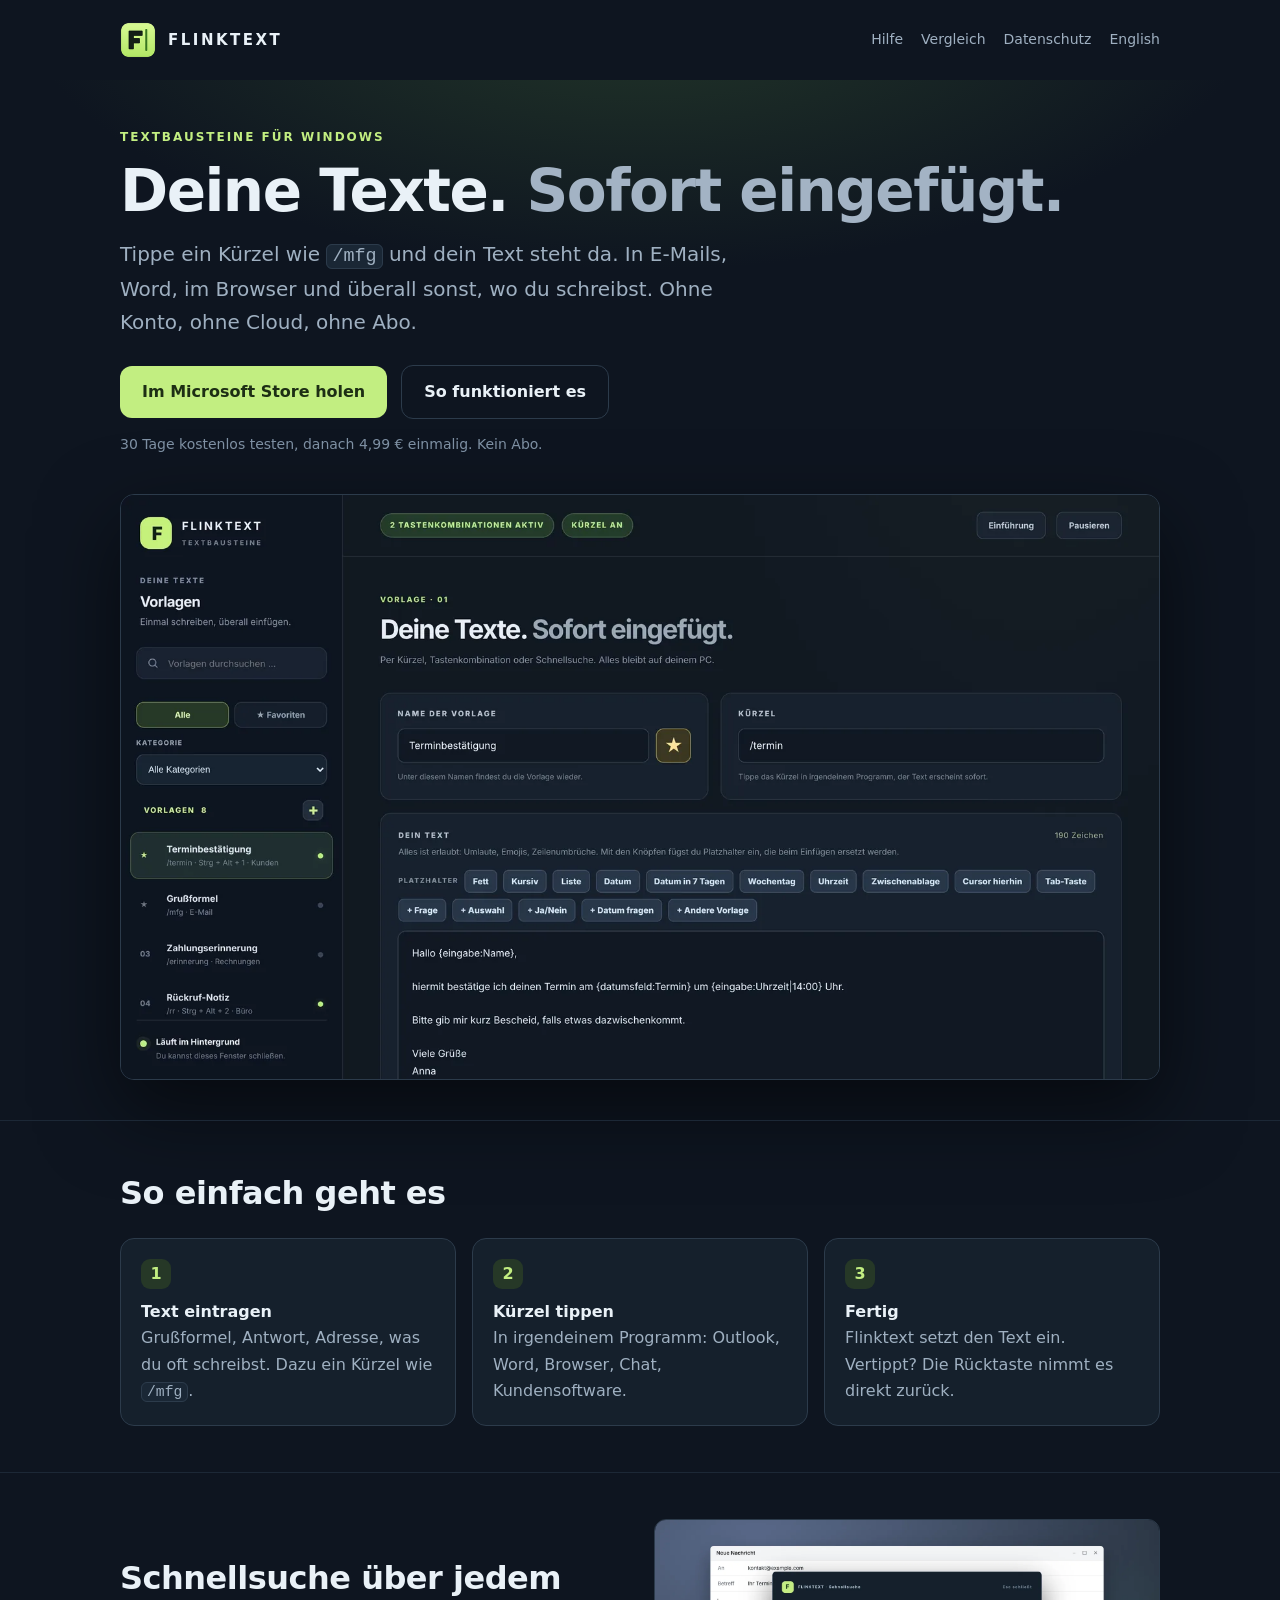
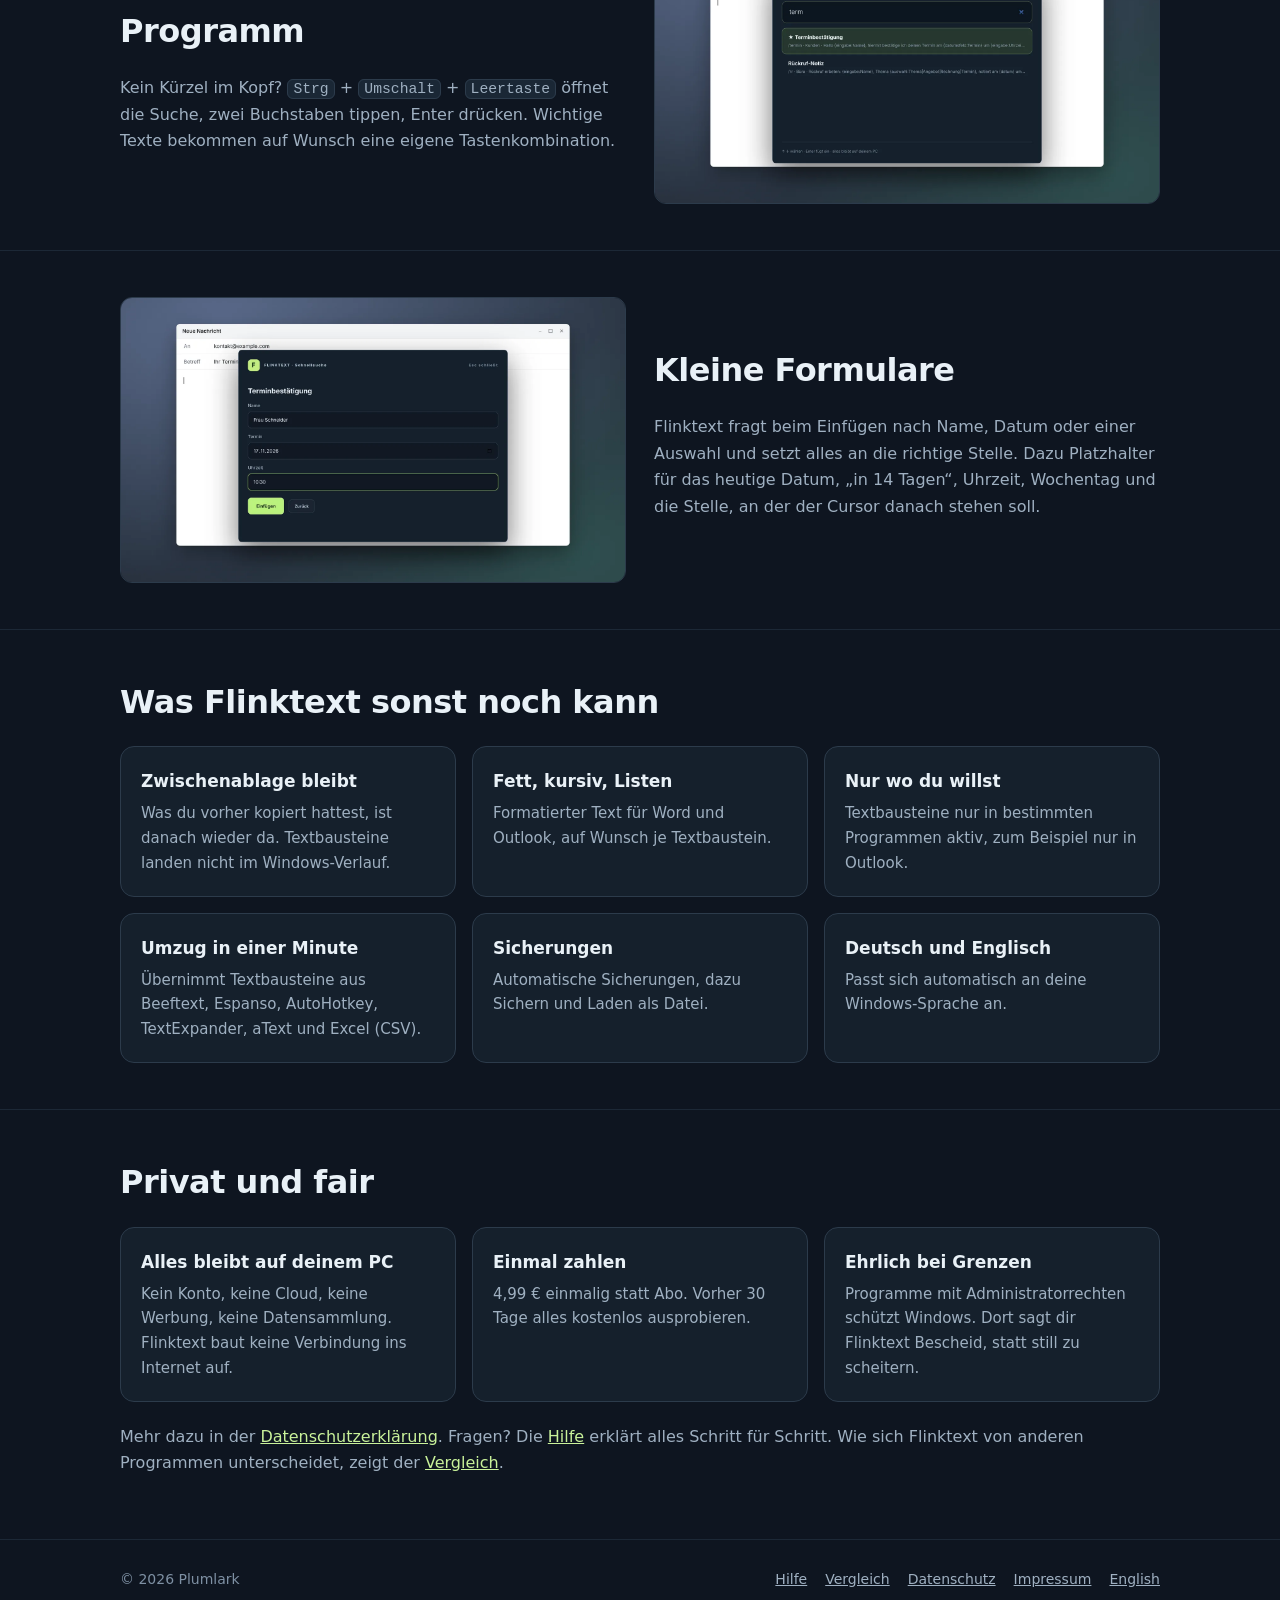
<file: index.html>
<!doctype html>
<html lang="de">
<head>
<meta charset="utf-8">
<meta name="viewport" content="width=device-width,initial-scale=1">
<title>Flinktext · Textbausteine für Windows</title>
<meta name="description" content="Textbausteine für Windows: Kürzel tippen, Text erscheint. Ohne Konto, ohne Cloud, ohne Abo. 30 Tage kostenlos testen, danach 4,99 € einmalig.">
<link rel="icon" href="favicon.png">
<link rel="alternate" hreflang="en" href="en/">
<link rel="stylesheet" href="style.css">
</head>
<body>
<header class="wrap top">
 <a class="brand" href="./"><img src="img/icon-64.png" alt="">FLINKTEXT</a>
 <nav><a href="hilfe.html">Hilfe</a><a href="vergleich.html">Vergleich</a><a href="datenschutz.html">Datenschutz</a><a href="en/" hreflang="en" lang="en">English</a></nav>
</header>

<main>
<div class="hero"><div class="wrap">
 <div class="eyebrow">Textbausteine für Windows</div>
 <h1>Deine Texte. <span>Sofort eingefügt.</span></h1>
 <p class="lead">Tippe ein Kürzel wie <code>/mfg</code> und dein Text steht da. In E-Mails, Word, im Browser und überall sonst, wo du schreibst. Ohne Konto, ohne Cloud, ohne Abo.</p>
 <div class="cta">
  <a class="button" href="https://apps.microsoft.com/search?query=Flinktext">Im Microsoft Store holen</a>
  <a class="button ghost" href="hilfe.html">So funktioniert es</a>
 </div>
 <p class="price">30 Tage kostenlos testen, danach 4,99 € einmalig. Kein Abo.</p>
 <img class="shot" src="img/de-01-vorlagen.webp" width="1600" height="900" alt="Das Flinktext-Fenster mit einer Liste von Textbausteinen und dem Text einer Terminbestätigung">
</div></div>

<section><div class="wrap">
 <h2>So einfach geht es</h2>
 <ol class="steps">
  <li><strong>Text eintragen</strong><br><span class="muted">Grußformel, Antwort, Adresse, was du oft schreibst. Dazu ein Kürzel wie <code>/mfg</code>.</span></li>
  <li><strong>Kürzel tippen</strong><br><span class="muted">In irgendeinem Programm: Outlook, Word, Browser, Chat, Kundensoftware.</span></li>
  <li><strong>Fertig</strong><br><span class="muted">Flinktext setzt den Text ein. Vertippt? Die Rücktaste nimmt es direkt zurück.</span></li>
 </ol>
</div></section>

<section><div class="wrap pair">
 <div>
  <h2>Schnellsuche über jedem Programm</h2>
  <p class="muted">Kein Kürzel im Kopf? <code>Strg</code> + <code>Umschalt</code> + <code>Leertaste</code> öffnet die Suche, zwei Buchstaben tippen, Enter drücken. Wichtige Texte bekommen auf Wunsch eine eigene Tastenkombination.</p>
 </div>
 <img src="img/de-02-schnellsuche.webp" width="1600" height="900" loading="lazy" alt="Die Flinktext-Schnellsuche über einem E-Mail-Fenster">
</div></section>

<section><div class="wrap pair">
 <img src="img/de-03-formular.webp" width="1600" height="900" loading="lazy" alt="Flinktext fragt beim Einfügen nach Name, Termin und Uhrzeit">
 <div>
  <h2>Kleine Formulare</h2>
  <p class="muted">Flinktext fragt beim Einfügen nach Name, Datum oder einer Auswahl und setzt alles an die richtige Stelle. Dazu Platzhalter für das heutige Datum, „in 14 Tagen“, Uhrzeit, Wochentag und die Stelle, an der der Cursor danach stehen soll.</p>
 </div>
</div></section>

<section><div class="wrap">
 <h2>Was Flinktext sonst noch kann</h2>
 <div class="grid">
  <div class="card"><h3>Zwischenablage bleibt</h3><p>Was du vorher kopiert hattest, ist danach wieder da. Textbausteine landen nicht im Windows-Verlauf.</p></div>
  <div class="card"><h3>Fett, kursiv, Listen</h3><p>Formatierter Text für Word und Outlook, auf Wunsch je Textbaustein.</p></div>
  <div class="card"><h3>Nur wo du willst</h3><p>Textbausteine nur in bestimmten Programmen aktiv, zum Beispiel nur in Outlook.</p></div>
  <div class="card"><h3>Umzug in einer Minute</h3><p>Übernimmt Textbausteine aus Beeftext, Espanso, AutoHotkey, TextExpander, aText und Excel (CSV).</p></div>
  <div class="card"><h3>Sicherungen</h3><p>Automatische Sicherungen, dazu Sichern und Laden als Datei.</p></div>
  <div class="card"><h3>Deutsch und Englisch</h3><p>Passt sich automatisch an deine Windows-Sprache an.</p></div>
 </div>
</div></section>

<section><div class="wrap">
 <h2>Privat und fair</h2>
 <div class="grid">
  <div class="card"><h3>Alles bleibt auf deinem PC</h3><p>Kein Konto, keine Cloud, keine Werbung, keine Datensammlung. Flinktext baut keine Verbindung ins Internet auf.</p></div>
  <div class="card"><h3>Einmal zahlen</h3><p>4,99 € einmalig statt Abo. Vorher 30 Tage alles kostenlos ausprobieren.</p></div>
  <div class="card"><h3>Ehrlich bei Grenzen</h3><p>Programme mit Administratorrechten schützt Windows. Dort sagt dir Flinktext Bescheid, statt still zu scheitern.</p></div>
 </div>
 <p class="muted" style="margin-top:22px">Mehr dazu in der <a href="datenschutz.html">Datenschutzerklärung</a>. Fragen? Die <a href="hilfe.html">Hilfe</a> erklärt alles Schritt für Schritt. Wie sich Flinktext von anderen Programmen unterscheidet, zeigt der <a href="vergleich.html">Vergleich</a>.</p>
</div></section>
</main>

<footer><div class="wrap">
 <span>© 2026 Plumlark</span><span class="grow"></span>
 <a href="hilfe.html">Hilfe</a><a href="vergleich.html">Vergleich</a><a href="datenschutz.html">Datenschutz</a><a href="impressum.html">Impressum</a><a href="en/" hreflang="en" lang="en">English</a>
</div></footer>
</body>
</html>
</file>
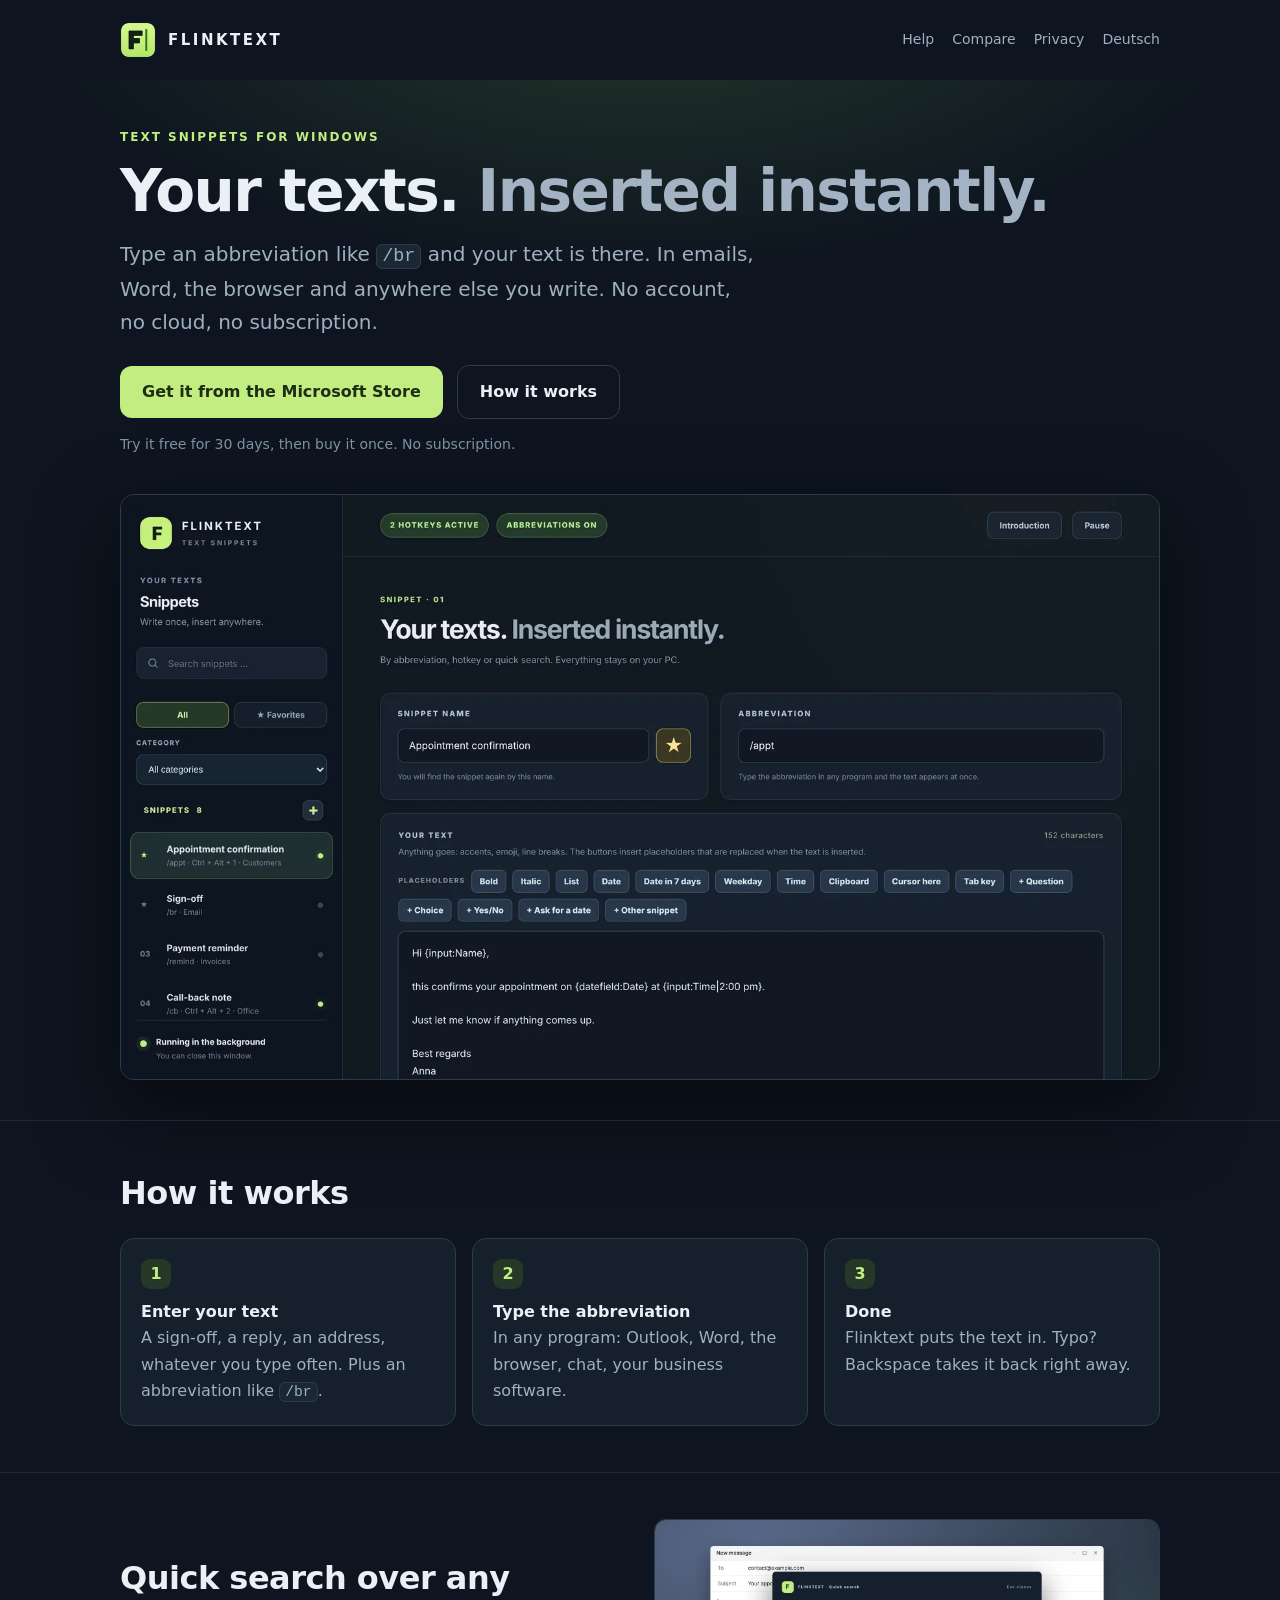
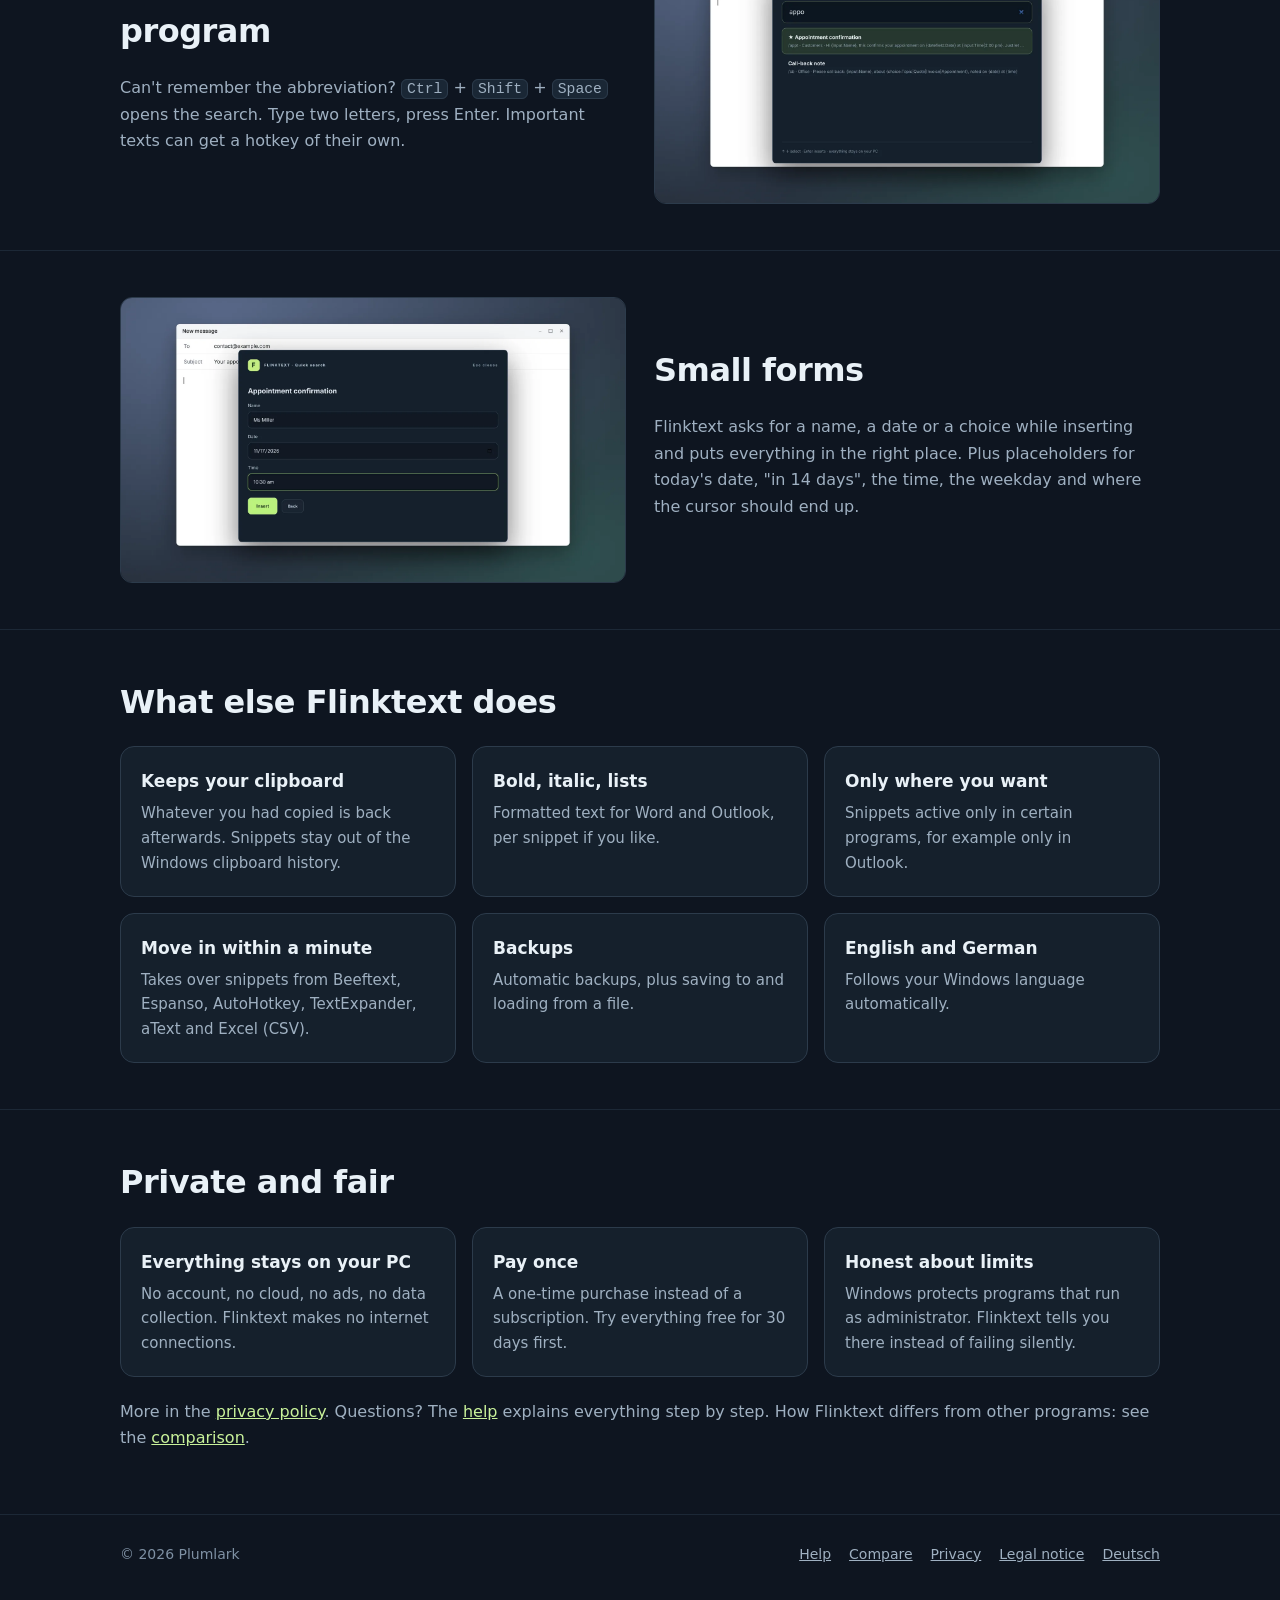
<file: en/index.html>
<!doctype html>
<html lang="en">
<head>
<meta charset="utf-8">
<meta name="viewport" content="width=device-width,initial-scale=1">
<title>Flinktext · Text snippets for Windows</title>
<meta name="description" content="Text snippets for Windows: type an abbreviation and your text appears. No account, no cloud, no subscription. Free 30-day trial, then a one-time purchase.">
<link rel="icon" href="../favicon.png">
<link rel="alternate" hreflang="de" href="../">
<link rel="stylesheet" href="../style.css">
</head>
<body>
<header class="wrap top">
 <a class="brand" href="./"><img src="../img/icon-64.png" alt="">FLINKTEXT</a>
 <nav><a href="help.html">Help</a><a href="compare.html">Compare</a><a href="privacy.html">Privacy</a><a href="../" hreflang="de" lang="de">Deutsch</a></nav>
</header>

<main>
<div class="hero"><div class="wrap">
 <div class="eyebrow">Text snippets for Windows</div>
 <h1>Your texts. <span>Inserted instantly.</span></h1>
 <p class="lead">Type an abbreviation like <code>/br</code> and your text is there. In emails, Word, the browser and anywhere else you write. No account, no cloud, no subscription.</p>
 <div class="cta">
  <a class="button" href="https://apps.microsoft.com/search?query=Flinktext">Get it from the Microsoft Store</a>
  <a class="button ghost" href="help.html">How it works</a>
 </div>
 <p class="price">Try it free for 30 days, then buy it once. No subscription.</p>
 <img class="shot" src="../img/en-01-vorlagen.webp" width="1600" height="900" alt="The Flinktext window with a list of snippets and the text of an appointment confirmation">
</div></div>

<section><div class="wrap">
 <h2>How it works</h2>
 <ol class="steps">
  <li><strong>Enter your text</strong><br><span class="muted">A sign-off, a reply, an address, whatever you type often. Plus an abbreviation like <code>/br</code>.</span></li>
  <li><strong>Type the abbreviation</strong><br><span class="muted">In any program: Outlook, Word, the browser, chat, your business software.</span></li>
  <li><strong>Done</strong><br><span class="muted">Flinktext puts the text in. Typo? Backspace takes it back right away.</span></li>
 </ol>
</div></section>

<section><div class="wrap pair">
 <div>
  <h2>Quick search over any program</h2>
  <p class="muted">Can't remember the abbreviation? <code>Ctrl</code> + <code>Shift</code> + <code>Space</code> opens the search. Type two letters, press Enter. Important texts can get a hotkey of their own.</p>
 </div>
 <img src="../img/en-02-schnellsuche.webp" width="1600" height="900" loading="lazy" alt="The Flinktext quick search over an email window">
</div></section>

<section><div class="wrap pair">
 <img src="../img/en-03-formular.webp" width="1600" height="900" loading="lazy" alt="Flinktext asks for a name, a date and a time while inserting">
 <div>
  <h2>Small forms</h2>
  <p class="muted">Flinktext asks for a name, a date or a choice while inserting and puts everything in the right place. Plus placeholders for today's date, "in 14 days", the time, the weekday and where the cursor should end up.</p>
 </div>
</div></section>

<section><div class="wrap">
 <h2>What else Flinktext does</h2>
 <div class="grid">
  <div class="card"><h3>Keeps your clipboard</h3><p>Whatever you had copied is back afterwards. Snippets stay out of the Windows clipboard history.</p></div>
  <div class="card"><h3>Bold, italic, lists</h3><p>Formatted text for Word and Outlook, per snippet if you like.</p></div>
  <div class="card"><h3>Only where you want</h3><p>Snippets active only in certain programs, for example only in Outlook.</p></div>
  <div class="card"><h3>Move in within a minute</h3><p>Takes over snippets from Beeftext, Espanso, AutoHotkey, TextExpander, aText and Excel (CSV).</p></div>
  <div class="card"><h3>Backups</h3><p>Automatic backups, plus saving to and loading from a file.</p></div>
  <div class="card"><h3>English and German</h3><p>Follows your Windows language automatically.</p></div>
 </div>
</div></section>

<section><div class="wrap">
 <h2>Private and fair</h2>
 <div class="grid">
  <div class="card"><h3>Everything stays on your PC</h3><p>No account, no cloud, no ads, no data collection. Flinktext makes no internet connections.</p></div>
  <div class="card"><h3>Pay once</h3><p>A one-time purchase instead of a subscription. Try everything free for 30 days first.</p></div>
  <div class="card"><h3>Honest about limits</h3><p>Windows protects programs that run as administrator. Flinktext tells you there instead of failing silently.</p></div>
 </div>
 <p class="muted" style="margin-top:22px">More in the <a href="privacy.html">privacy policy</a>. Questions? The <a href="help.html">help</a> explains everything step by step. How Flinktext differs from other programs: see the <a href="compare.html">comparison</a>.</p>
</div></section>
</main>

<footer><div class="wrap">
 <span>© 2026 Plumlark</span><span class="grow"></span>
 <a href="help.html">Help</a><a href="compare.html">Compare</a><a href="privacy.html">Privacy</a><a href="../impressum.html">Legal notice</a><a href="../" hreflang="de" lang="de">Deutsch</a>
</div></footer>
</body>
</html>
</file>
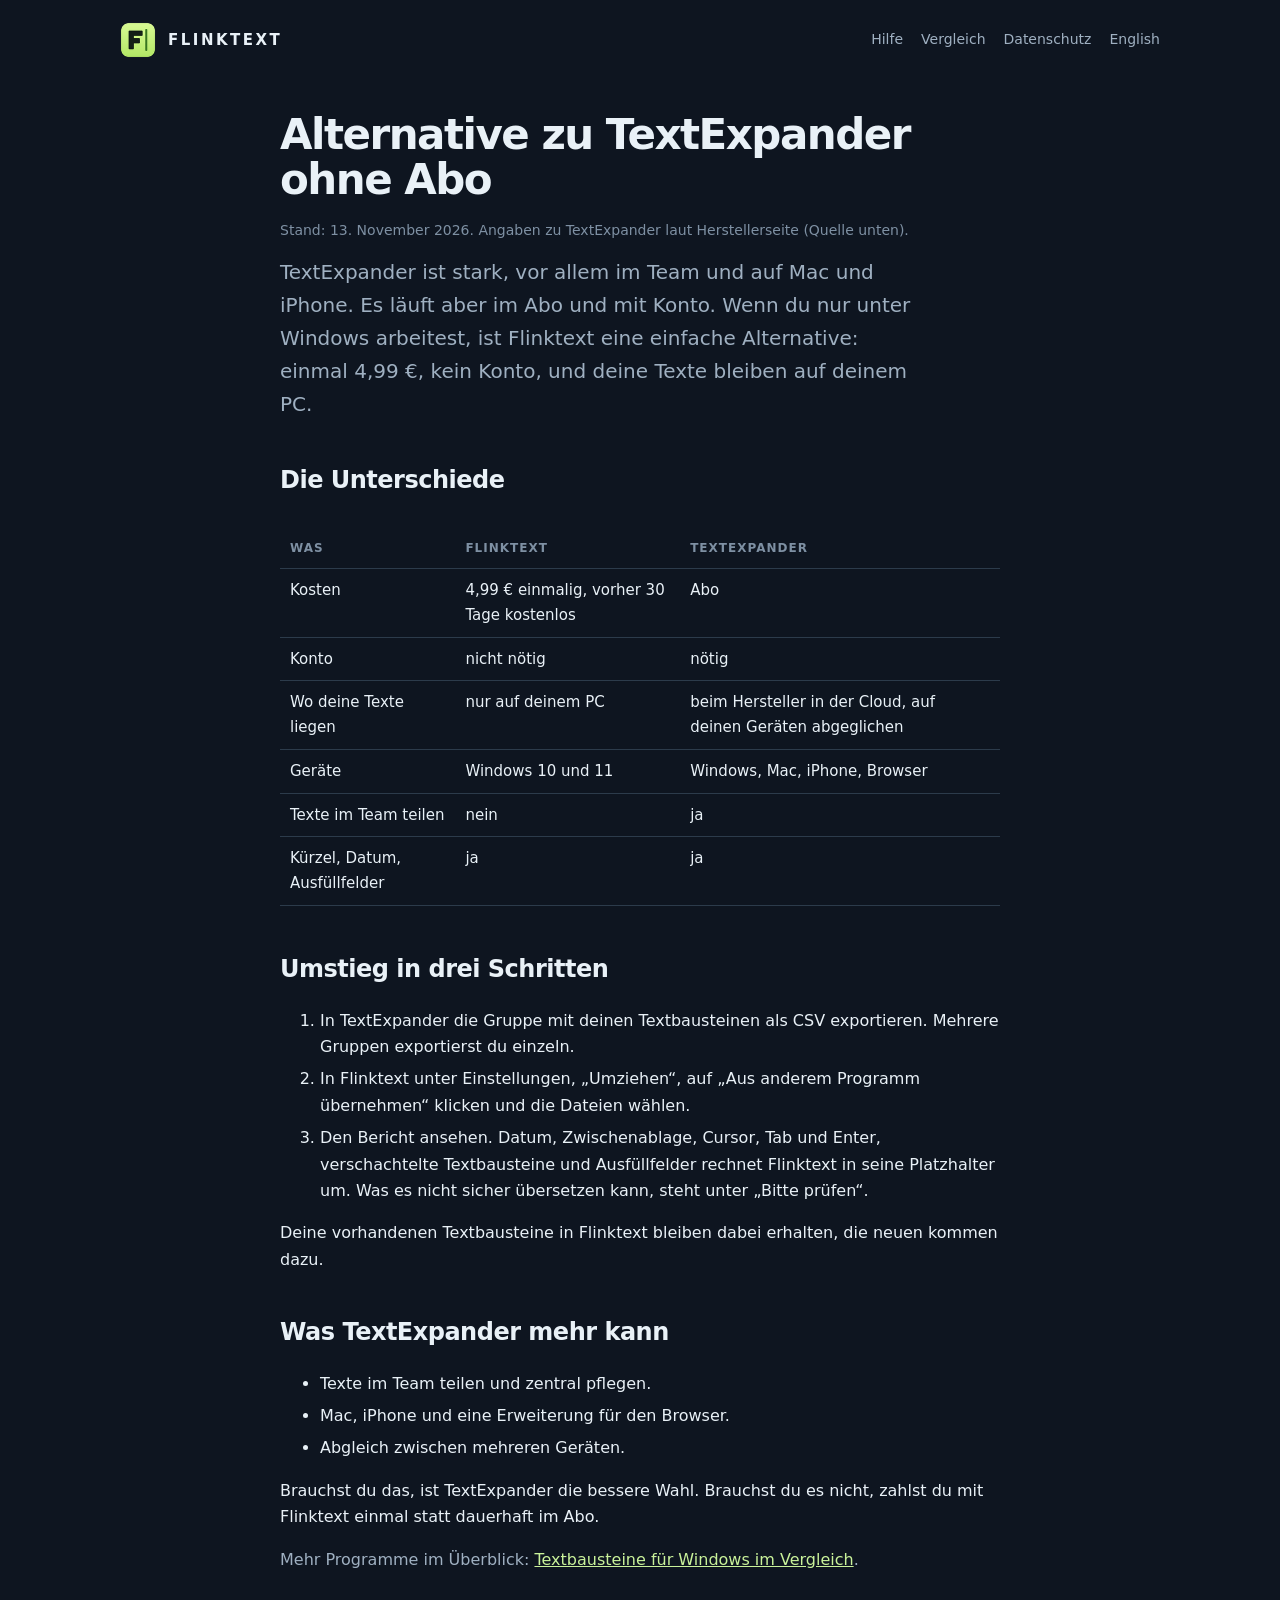
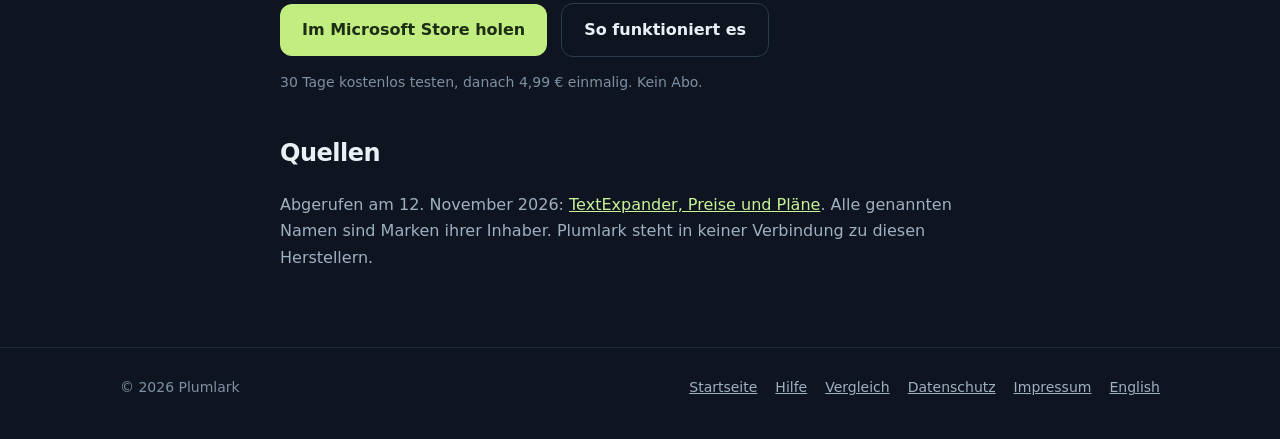
<file: alternative-textexpander.html>
<!doctype html>
<html lang="de">
<head>
<meta charset="utf-8">
<meta name="viewport" content="width=device-width,initial-scale=1">
<title>Alternative zu TextExpander ohne Abo · Flinktext</title>
<meta name="description" content="Flinktext als Alternative zu TextExpander für Windows: einmal kaufen statt Abo, kein Konto, Texte bleiben auf dem PC. Mit Umstieg in drei Schritten.">
<link rel="icon" href="favicon.png">
<link rel="alternate" hreflang="en" href="en/textexpander-alternative.html">
<link rel="stylesheet" href="style.css">
</head>
<body>
<header class="wrap top">
 <a class="brand" href="./"><img src="img/icon-64.png" alt="">FLINKTEXT</a>
 <nav><a href="hilfe.html">Hilfe</a><a href="vergleich.html">Vergleich</a><a href="datenschutz.html">Datenschutz</a><a href="en/textexpander-alternative.html" hreflang="en" lang="en">English</a></nav>
</header>

<main class="wrap doc">
<h1>Alternative zu TextExpander ohne Abo</h1>
<p class="stand">Stand: 13. November 2026. Angaben zu TextExpander laut Herstellerseite (Quelle unten).</p>
<p class="lead">TextExpander ist stark, vor allem im Team und auf Mac und iPhone. Es läuft aber im Abo und mit Konto. Wenn du nur unter Windows arbeitest, ist Flinktext eine einfache Alternative: einmal 4,99 €, kein Konto, und deine Texte bleiben auf deinem PC.</p>

<h2 id="tabelle">Die Unterschiede</h2>
<div class="table-scroll"><table>
 <tr><th>Was</th><th>Flinktext</th><th>TextExpander</th></tr>
 <tr><td>Kosten</td><td>4,99 € einmalig, vorher 30 Tage kostenlos</td><td>Abo</td></tr>
 <tr><td>Konto</td><td>nicht nötig</td><td>nötig</td></tr>
 <tr><td>Wo deine Texte liegen</td><td>nur auf deinem PC</td><td>beim Hersteller in der Cloud, auf deinen Geräten abgeglichen</td></tr>
 <tr><td>Geräte</td><td>Windows 10 und 11</td><td>Windows, Mac, iPhone, Browser</td></tr>
 <tr><td>Texte im Team teilen</td><td>nein</td><td>ja</td></tr>
 <tr><td>Kürzel, Datum, Ausfüllfelder</td><td>ja</td><td>ja</td></tr>
</table></div>

<h2 id="umstieg">Umstieg in drei Schritten</h2>
<ol>
 <li>In TextExpander die Gruppe mit deinen Textbausteinen als CSV exportieren. Mehrere Gruppen exportierst du einzeln.</li>
 <li>In Flinktext unter Einstellungen, „Umziehen“, auf „Aus anderem Programm übernehmen“ klicken und die Dateien wählen.</li>
 <li>Den Bericht ansehen. Datum, Zwischenablage, Cursor, Tab und Enter, verschachtelte Textbausteine und Ausfüllfelder rechnet Flinktext in seine Platzhalter um. Was es nicht sicher übersetzen kann, steht unter „Bitte prüfen“.</li>
</ol>
<p>Deine vorhandenen Textbausteine in Flinktext bleiben dabei erhalten, die neuen kommen dazu.</p>

<h2 id="mehr">Was TextExpander mehr kann</h2>
<ul>
 <li>Texte im Team teilen und zentral pflegen.</li>
 <li>Mac, iPhone und eine Erweiterung für den Browser.</li>
 <li>Abgleich zwischen mehreren Geräten.</li>
</ul>
<p>Brauchst du das, ist TextExpander die bessere Wahl. Brauchst du es nicht, zahlst du mit Flinktext einmal statt dauerhaft im Abo.</p>

<p class="muted">Mehr Programme im Überblick: <a href="vergleich.html">Textbausteine für Windows im Vergleich</a>.</p>

<div class="cta" style="margin-top:30px">
 <a class="button" href="https://apps.microsoft.com/search?query=Flinktext">Im Microsoft Store holen</a>
 <a class="button ghost" href="hilfe.html">So funktioniert es</a>
</div>
<p class="price">30 Tage kostenlos testen, danach 4,99 € einmalig. Kein Abo.</p>

<h2 id="quellen">Quellen</h2>
<p class="muted">Abgerufen am 12. November 2026: <a href="https://textexpander.com/pricing">TextExpander, Preise und Pläne</a>. Alle genannten Namen sind Marken ihrer Inhaber. Plumlark steht in keiner Verbindung zu diesen Herstellern.</p>
</main>

<footer><div class="wrap">
 <span>© 2026 Plumlark</span><span class="grow"></span>
 <a href="./">Startseite</a><a href="hilfe.html">Hilfe</a><a href="vergleich.html">Vergleich</a><a href="datenschutz.html">Datenschutz</a><a href="impressum.html">Impressum</a><a href="en/textexpander-alternative.html" hreflang="en" lang="en">English</a>
</div></footer>
</body>
</html>
</file>
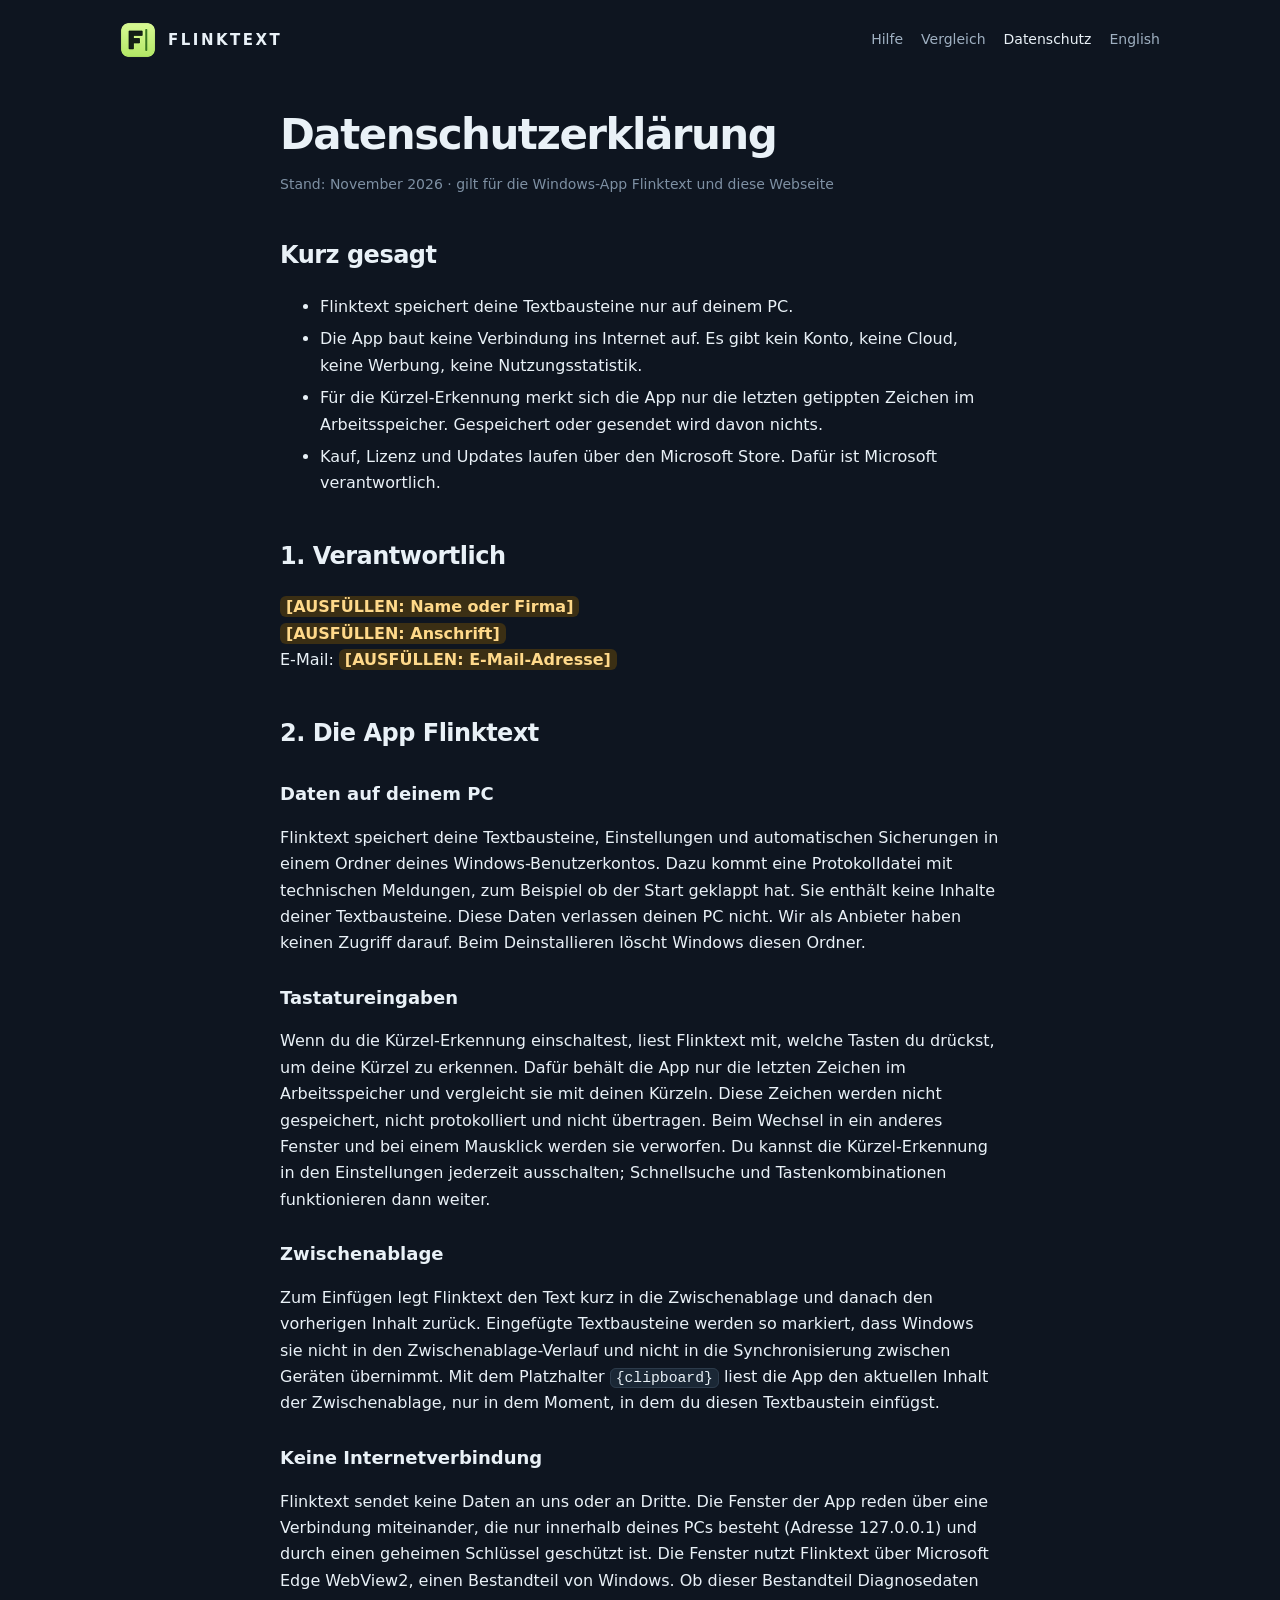
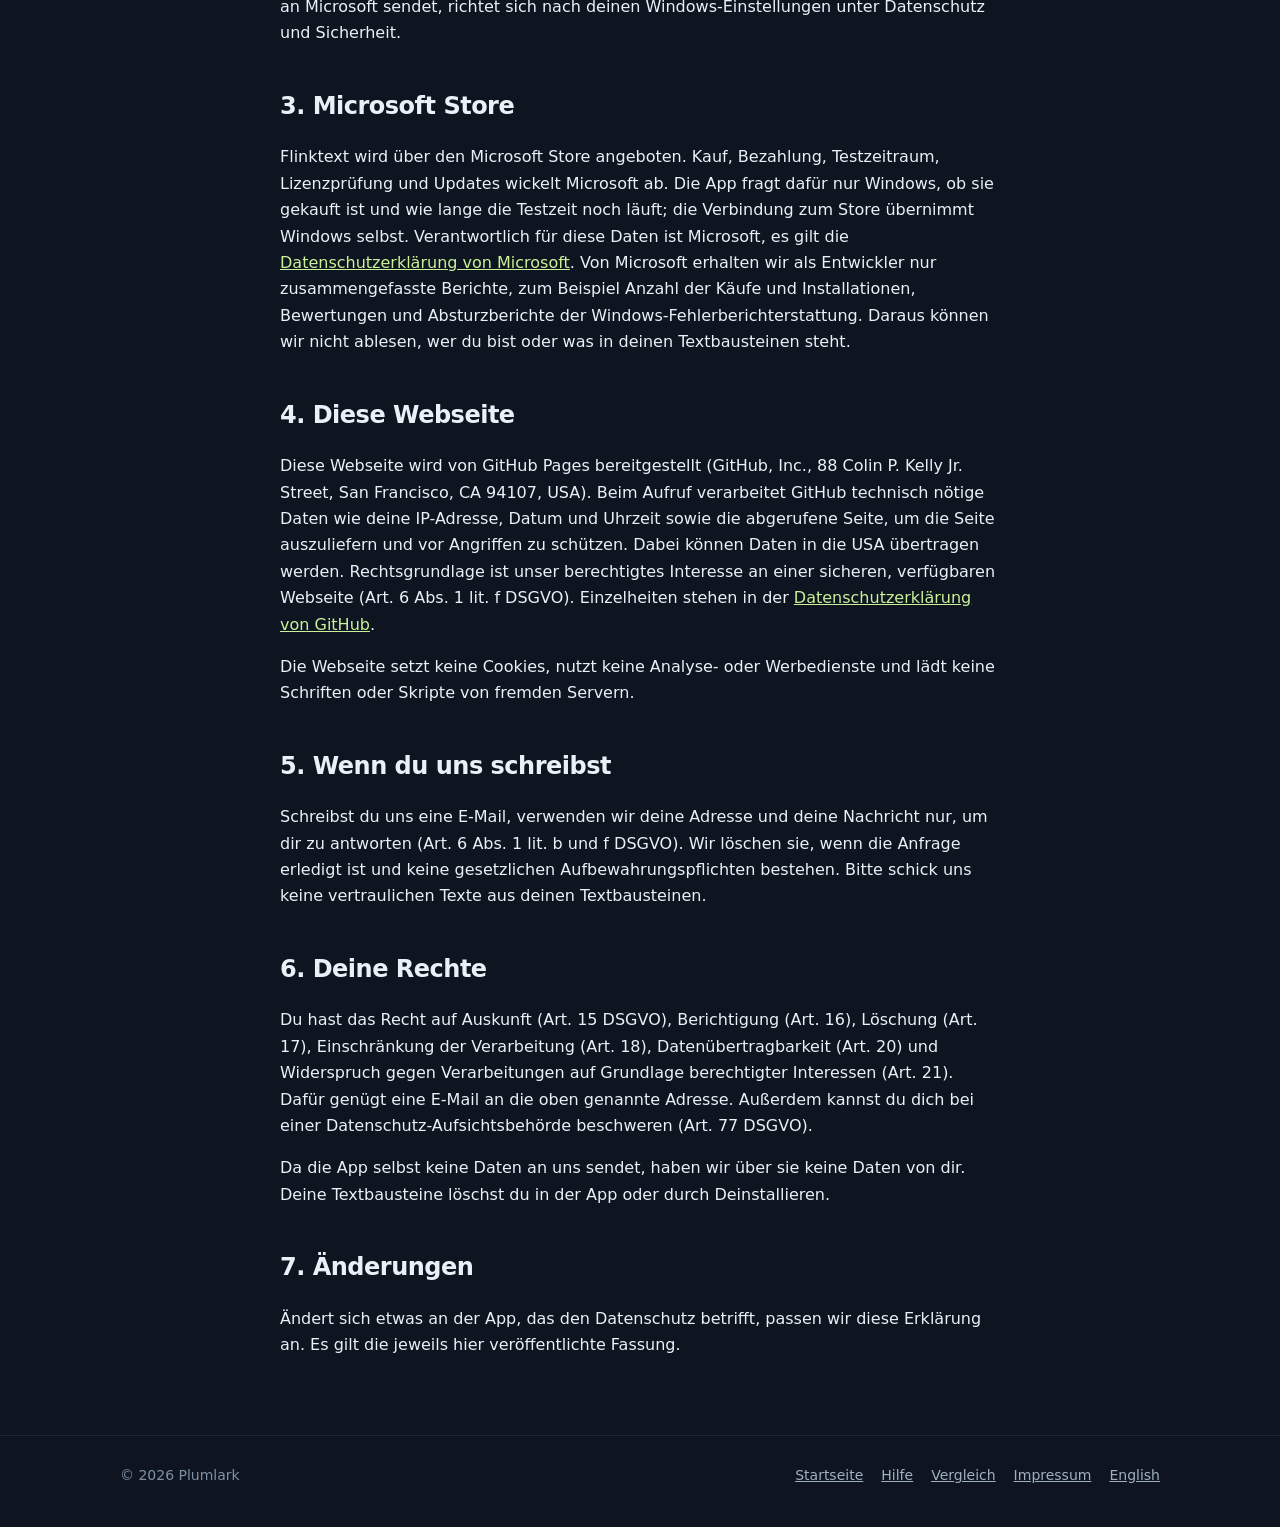
<file: datenschutz.html>
<!doctype html>
<html lang="de">
<head>
<meta charset="utf-8">
<meta name="viewport" content="width=device-width,initial-scale=1">
<title>Datenschutz · Flinktext</title>
<meta name="description" content="Datenschutzerklärung für die Windows-App Flinktext und diese Webseite.">
<link rel="icon" href="favicon.png">
<link rel="alternate" hreflang="en" href="en/privacy.html">
<link rel="stylesheet" href="style.css">
</head>
<body>
<header class="wrap top">
 <a class="brand" href="./"><img src="img/icon-64.png" alt="">FLINKTEXT</a>
 <nav><a href="hilfe.html">Hilfe</a><a href="vergleich.html">Vergleich</a><a href="datenschutz.html" aria-current="page">Datenschutz</a><a href="en/privacy.html" hreflang="en" lang="en">English</a></nav>
</header>

<main class="wrap doc">
<h1>Datenschutzerklärung</h1>
<p class="stand">Stand: November 2026 · gilt für die Windows-App Flinktext und diese Webseite</p>

<h2>Kurz gesagt</h2>
<ul>
 <li>Flinktext speichert deine Textbausteine nur auf deinem PC.</li>
 <li>Die App baut keine Verbindung ins Internet auf. Es gibt kein Konto, keine Cloud, keine Werbung, keine Nutzungsstatistik.</li>
 <li>Für die Kürzel-Erkennung merkt sich die App nur die letzten getippten Zeichen im Arbeitsspeicher. Gespeichert oder gesendet wird davon nichts.</li>
 <li>Kauf, Lizenz und Updates laufen über den Microsoft Store. Dafür ist Microsoft verantwortlich.</li>
</ul>

<h2>1. Verantwortlich</h2>
<p><span class="todo">[AUSFÜLLEN: Name oder Firma]</span><br>
<span class="todo">[AUSFÜLLEN: Anschrift]</span><br>
E-Mail: <span class="todo">[AUSFÜLLEN: E-Mail-Adresse]</span></p>

<h2>2. Die App Flinktext</h2>
<h3>Daten auf deinem PC</h3>
<p>Flinktext speichert deine Textbausteine, Einstellungen und automatischen Sicherungen in einem Ordner deines Windows-Benutzerkontos. Dazu kommt eine Protokolldatei mit technischen Meldungen, zum Beispiel ob der Start geklappt hat. Sie enthält keine Inhalte deiner Textbausteine. Diese Daten verlassen deinen PC nicht. Wir als Anbieter haben keinen Zugriff darauf. Beim Deinstallieren löscht Windows diesen Ordner.</p>

<h3>Tastatureingaben</h3>
<p>Wenn du die Kürzel-Erkennung einschaltest, liest Flinktext mit, welche Tasten du drückst, um deine Kürzel zu erkennen. Dafür behält die App nur die letzten Zeichen im Arbeitsspeicher und vergleicht sie mit deinen Kürzeln. Diese Zeichen werden nicht gespeichert, nicht protokolliert und nicht übertragen. Beim Wechsel in ein anderes Fenster und bei einem Mausklick werden sie verworfen. Du kannst die Kürzel-Erkennung in den Einstellungen jederzeit ausschalten; Schnellsuche und Tastenkombinationen funktionieren dann weiter.</p>

<h3>Zwischenablage</h3>
<p>Zum Einfügen legt Flinktext den Text kurz in die Zwischenablage und danach den vorherigen Inhalt zurück. Eingefügte Textbausteine werden so markiert, dass Windows sie nicht in den Zwischenablage-Verlauf und nicht in die Synchronisierung zwischen Geräten übernimmt. Mit dem Platzhalter <code>{clipboard}</code> liest die App den aktuellen Inhalt der Zwischenablage, nur in dem Moment, in dem du diesen Textbaustein einfügst.</p>

<h3>Keine Internetverbindung</h3>
<p>Flinktext sendet keine Daten an uns oder an Dritte. Die Fenster der App reden über eine Verbindung miteinander, die nur innerhalb deines PCs besteht (Adresse 127.0.0.1) und durch einen geheimen Schlüssel geschützt ist. Die Fenster nutzt Flinktext über Microsoft Edge WebView2, einen Bestandteil von Windows. Ob dieser Bestandteil Diagnosedaten an Microsoft sendet, richtet sich nach deinen Windows-Einstellungen unter Datenschutz und Sicherheit.</p>

<h2>3. Microsoft Store</h2>
<p>Flinktext wird über den Microsoft Store angeboten. Kauf, Bezahlung, Testzeitraum, Lizenzprüfung und Updates wickelt Microsoft ab. Die App fragt dafür nur Windows, ob sie gekauft ist und wie lange die Testzeit noch läuft; die Verbindung zum Store übernimmt Windows selbst. Verantwortlich für diese Daten ist Microsoft, es gilt die <a href="https://privacy.microsoft.com/de-de/privacystatement">Datenschutzerklärung von Microsoft</a>. Von Microsoft erhalten wir als Entwickler nur zusammengefasste Berichte, zum Beispiel Anzahl der Käufe und Installationen, Bewertungen und Absturzberichte der Windows-Fehlerberichterstattung. Daraus können wir nicht ablesen, wer du bist oder was in deinen Textbausteinen steht.</p>

<h2>4. Diese Webseite</h2>
<p>Diese Webseite wird von GitHub Pages bereitgestellt (GitHub, Inc., 88 Colin P. Kelly Jr. Street, San Francisco, CA 94107, USA). Beim Aufruf verarbeitet GitHub technisch nötige Daten wie deine IP-Adresse, Datum und Uhrzeit sowie die abgerufene Seite, um die Seite auszuliefern und vor Angriffen zu schützen. Dabei können Daten in die USA übertragen werden. Rechtsgrundlage ist unser berechtigtes Interesse an einer sicheren, verfügbaren Webseite (Art. 6 Abs. 1 lit. f DSGVO). Einzelheiten stehen in der <a href="https://docs.github.com/de/site-policy/privacy-policies/github-general-privacy-statement">Datenschutzerklärung von GitHub</a>.</p>
<p>Die Webseite setzt keine Cookies, nutzt keine Analyse- oder Werbedienste und lädt keine Schriften oder Skripte von fremden Servern.</p>

<h2>5. Wenn du uns schreibst</h2>
<p>Schreibst du uns eine E-Mail, verwenden wir deine Adresse und deine Nachricht nur, um dir zu antworten (Art. 6 Abs. 1 lit. b und f DSGVO). Wir löschen sie, wenn die Anfrage erledigt ist und keine gesetzlichen Aufbewahrungspflichten bestehen. Bitte schick uns keine vertraulichen Texte aus deinen Textbausteinen.</p>

<h2>6. Deine Rechte</h2>
<p>Du hast das Recht auf Auskunft (Art. 15 DSGVO), Berichtigung (Art. 16), Löschung (Art. 17), Einschränkung der Verarbeitung (Art. 18), Datenübertragbarkeit (Art. 20) und Widerspruch gegen Verarbeitungen auf Grundlage berechtigter Interessen (Art. 21). Dafür genügt eine E-Mail an die oben genannte Adresse. Außerdem kannst du dich bei einer Datenschutz-Aufsichtsbehörde beschweren (Art. 77 DSGVO).</p>
<p>Da die App selbst keine Daten an uns sendet, haben wir über sie keine Daten von dir. Deine Textbausteine löschst du in der App oder durch Deinstallieren.</p>

<h2>7. Änderungen</h2>
<p>Ändert sich etwas an der App, das den Datenschutz betrifft, passen wir diese Erklärung an. Es gilt die jeweils hier veröffentlichte Fassung.</p>
</main>

<footer><div class="wrap">
 <span>© 2026 Plumlark</span><span class="grow"></span>
 <a href="./">Startseite</a><a href="hilfe.html">Hilfe</a><a href="vergleich.html">Vergleich</a><a href="impressum.html">Impressum</a><a href="en/privacy.html" hreflang="en" lang="en">English</a>
</div></footer>
</body>
</html>
</file>
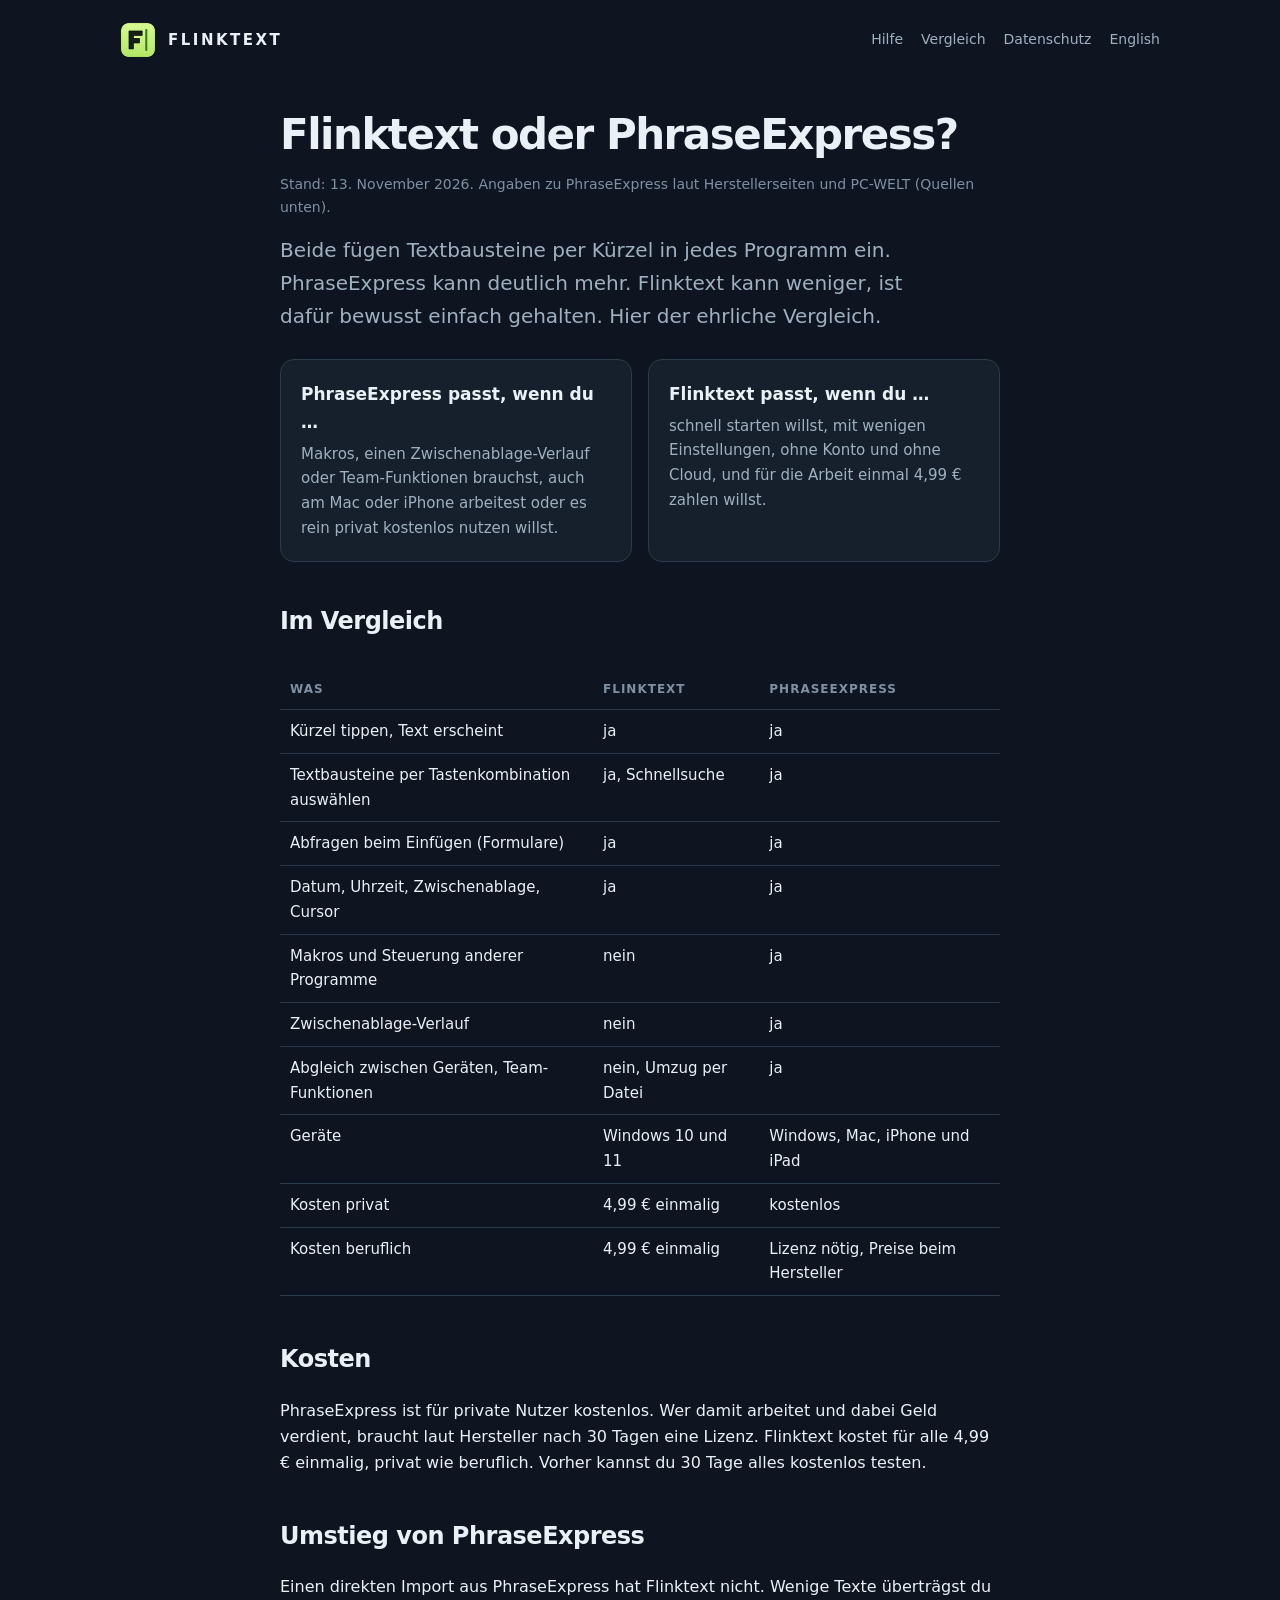
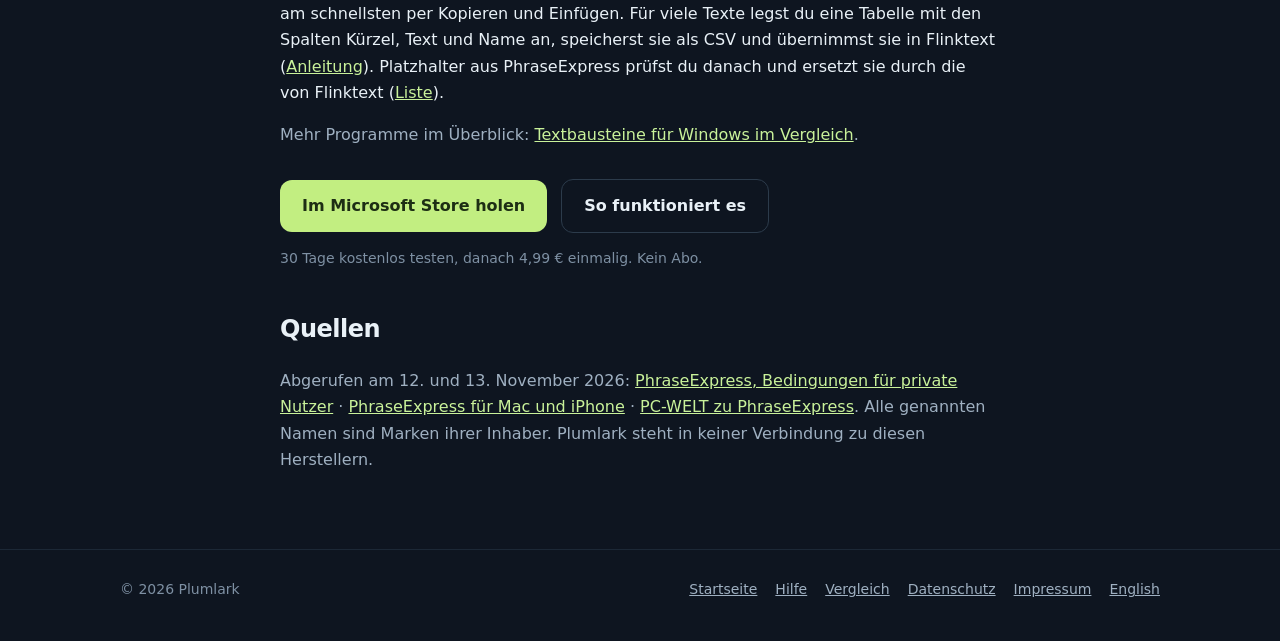
<file: flinktext-oder-phraseexpress.html>
<!doctype html>
<html lang="de">
<head>
<meta charset="utf-8">
<meta name="viewport" content="width=device-width,initial-scale=1">
<title>Flinktext oder PhraseExpress? · Flinktext</title>
<meta name="description" content="Flinktext und PhraseExpress im sachlichen Vergleich: Funktionen, Kosten privat und beruflich, Geräte und Umstieg.">
<link rel="icon" href="favicon.png">
<link rel="alternate" hreflang="en" href="en/flinktext-vs-phraseexpress.html">
<link rel="stylesheet" href="style.css">
</head>
<body>
<header class="wrap top">
 <a class="brand" href="./"><img src="img/icon-64.png" alt="">FLINKTEXT</a>
 <nav><a href="hilfe.html">Hilfe</a><a href="vergleich.html">Vergleich</a><a href="datenschutz.html">Datenschutz</a><a href="en/flinktext-vs-phraseexpress.html" hreflang="en" lang="en">English</a></nav>
</header>

<main class="wrap doc">
<h1>Flinktext oder PhraseExpress?</h1>
<p class="stand">Stand: 13. November 2026. Angaben zu PhraseExpress laut Herstellerseiten und PC-WELT (Quellen unten).</p>
<p class="lead">Beide fügen Textbausteine per Kürzel in jedes Programm ein. PhraseExpress kann deutlich mehr. Flinktext kann weniger, ist dafür bewusst einfach gehalten. Hier der ehrliche Vergleich.</p>

<div class="grid two">
 <div class="card"><h3>PhraseExpress passt, wenn du …</h3><p>Makros, einen Zwischenablage-Verlauf oder Team-Funktionen brauchst, auch am Mac oder iPhone arbeitest oder es rein privat kostenlos nutzen willst.</p></div>
 <div class="card"><h3>Flinktext passt, wenn du …</h3><p>schnell starten willst, mit wenigen Einstellungen, ohne Konto und ohne Cloud, und für die Arbeit einmal 4,99 € zahlen willst.</p></div>
</div>

<h2 id="tabelle">Im Vergleich</h2>
<div class="table-scroll"><table>
 <tr><th>Was</th><th>Flinktext</th><th>PhraseExpress</th></tr>
 <tr><td>Kürzel tippen, Text erscheint</td><td>ja</td><td>ja</td></tr>
 <tr><td>Textbausteine per Tastenkombination auswählen</td><td>ja, Schnellsuche</td><td>ja</td></tr>
 <tr><td>Abfragen beim Einfügen (Formulare)</td><td>ja</td><td>ja</td></tr>
 <tr><td>Datum, Uhrzeit, Zwischenablage, Cursor</td><td>ja</td><td>ja</td></tr>
 <tr><td>Makros und Steuerung anderer Programme</td><td>nein</td><td>ja</td></tr>
 <tr><td>Zwischenablage-Verlauf</td><td>nein</td><td>ja</td></tr>
 <tr><td>Abgleich zwischen Geräten, Team-Funktionen</td><td>nein, Umzug per Datei</td><td>ja</td></tr>
 <tr><td>Geräte</td><td>Windows 10 und 11</td><td>Windows, Mac, iPhone und iPad</td></tr>
 <tr><td>Kosten privat</td><td>4,99 € einmalig</td><td>kostenlos</td></tr>
 <tr><td>Kosten beruflich</td><td>4,99 € einmalig</td><td>Lizenz nötig, Preise beim Hersteller</td></tr>
</table></div>

<h2 id="kosten">Kosten</h2>
<p>PhraseExpress ist für private Nutzer kostenlos. Wer damit arbeitet und dabei Geld verdient, braucht laut Hersteller nach 30 Tagen eine Lizenz. Flinktext kostet für alle 4,99 € einmalig, privat wie beruflich. Vorher kannst du 30 Tage alles kostenlos testen.</p>

<h2 id="umstieg">Umstieg von PhraseExpress</h2>
<p>Einen direkten Import aus PhraseExpress hat Flinktext nicht. Wenige Texte überträgst du am schnellsten per Kopieren und Einfügen. Für viele Texte legst du eine Tabelle mit den Spalten Kürzel, Text und Name an, speicherst sie als CSV und übernimmst sie in Flinktext (<a href="hilfe.html#umzug">Anleitung</a>). Platzhalter aus PhraseExpress prüfst du danach und ersetzt sie durch die von Flinktext (<a href="hilfe.html#platzhalter">Liste</a>).</p>

<p class="muted">Mehr Programme im Überblick: <a href="vergleich.html">Textbausteine für Windows im Vergleich</a>.</p>

<div class="cta" style="margin-top:30px">
 <a class="button" href="https://apps.microsoft.com/search?query=Flinktext">Im Microsoft Store holen</a>
 <a class="button ghost" href="hilfe.html">So funktioniert es</a>
</div>
<p class="price">30 Tage kostenlos testen, danach 4,99 € einmalig. Kein Abo.</p>

<h2 id="quellen">Quellen</h2>
<p class="muted">Abgerufen am 12. und 13. November 2026: <a href="https://www.phraseexpress.com/shop/freeware/">PhraseExpress, Bedingungen für private Nutzer</a> · <a href="https://www.phraseexpress.com/mac">PhraseExpress für Mac und iPhone</a> · <a href="https://www.pcwelt.de/article/1134868/phraseexpress-3.html">PC-WELT zu PhraseExpress</a>. Alle genannten Namen sind Marken ihrer Inhaber. Plumlark steht in keiner Verbindung zu diesen Herstellern.</p>
</main>

<footer><div class="wrap">
 <span>© 2026 Plumlark</span><span class="grow"></span>
 <a href="./">Startseite</a><a href="hilfe.html">Hilfe</a><a href="vergleich.html">Vergleich</a><a href="datenschutz.html">Datenschutz</a><a href="impressum.html">Impressum</a><a href="en/flinktext-vs-phraseexpress.html" hreflang="en" lang="en">English</a>
</div></footer>
</body>
</html>
</file>
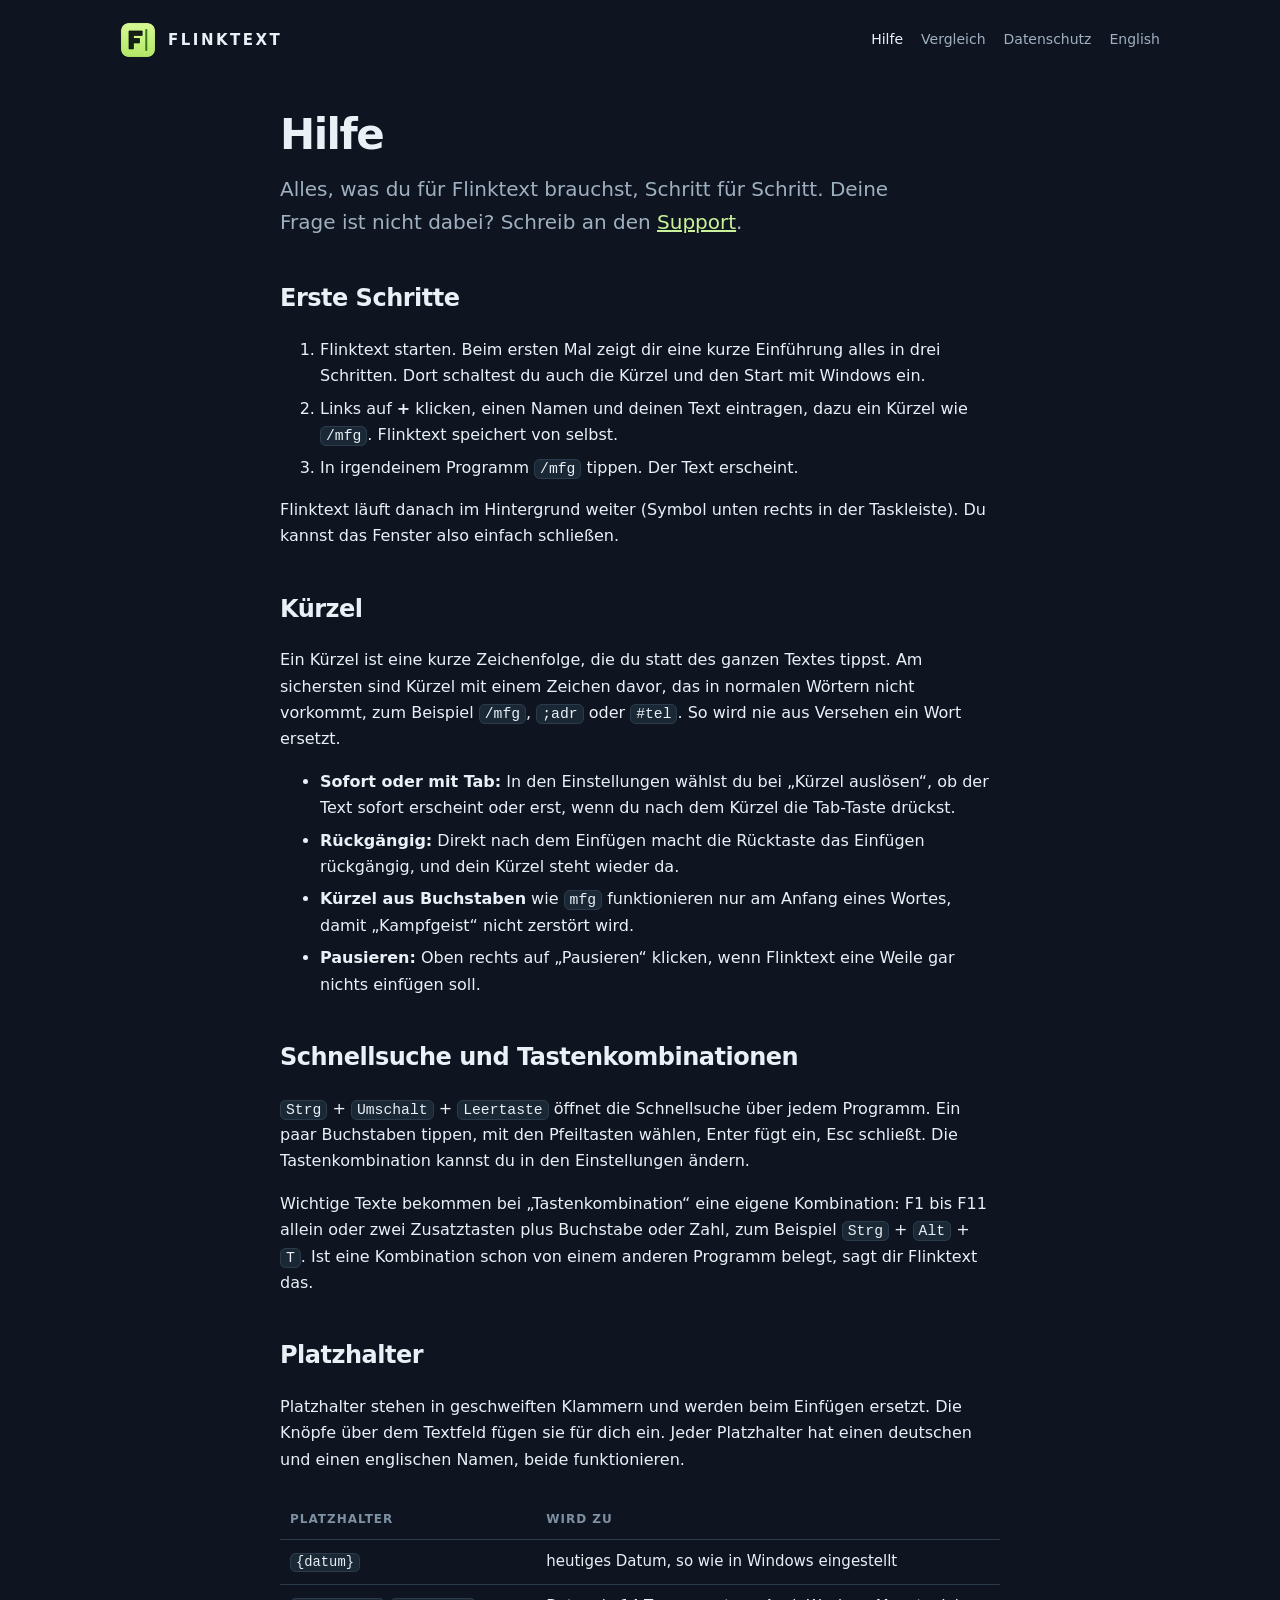
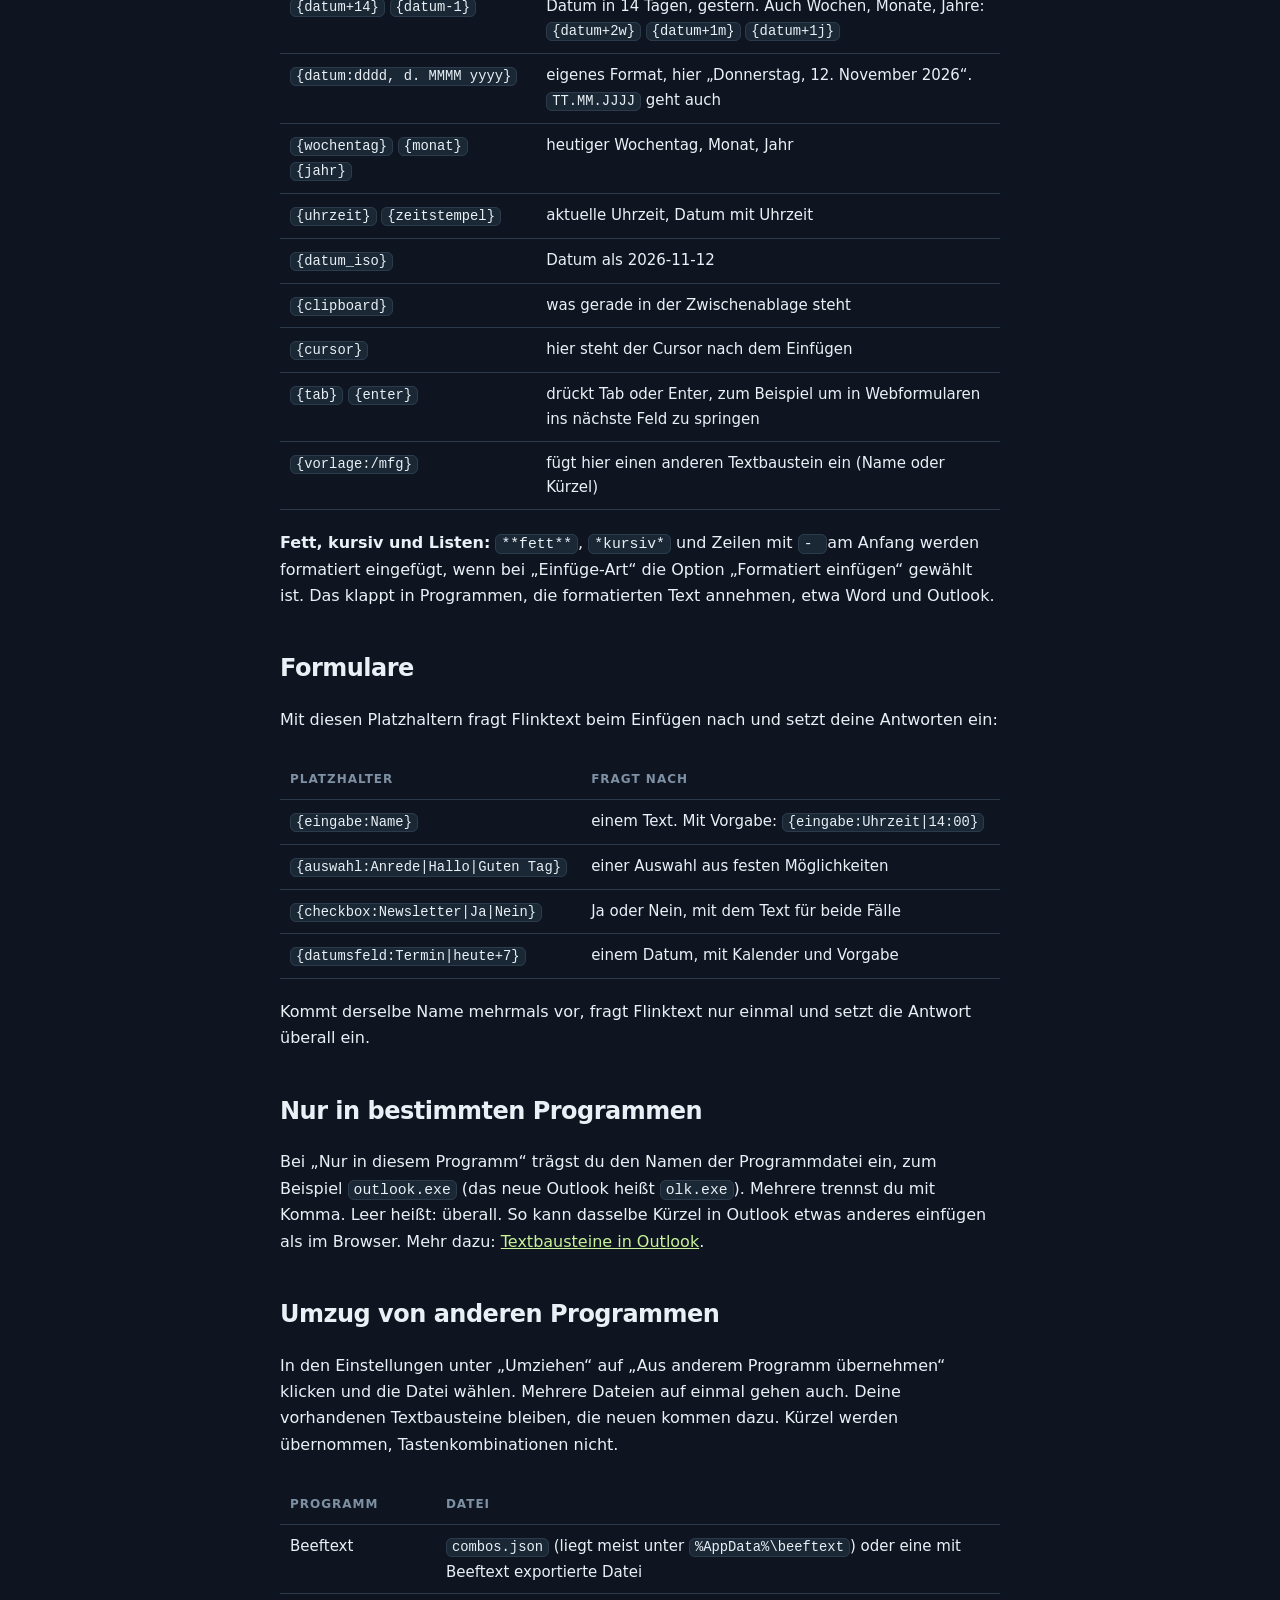
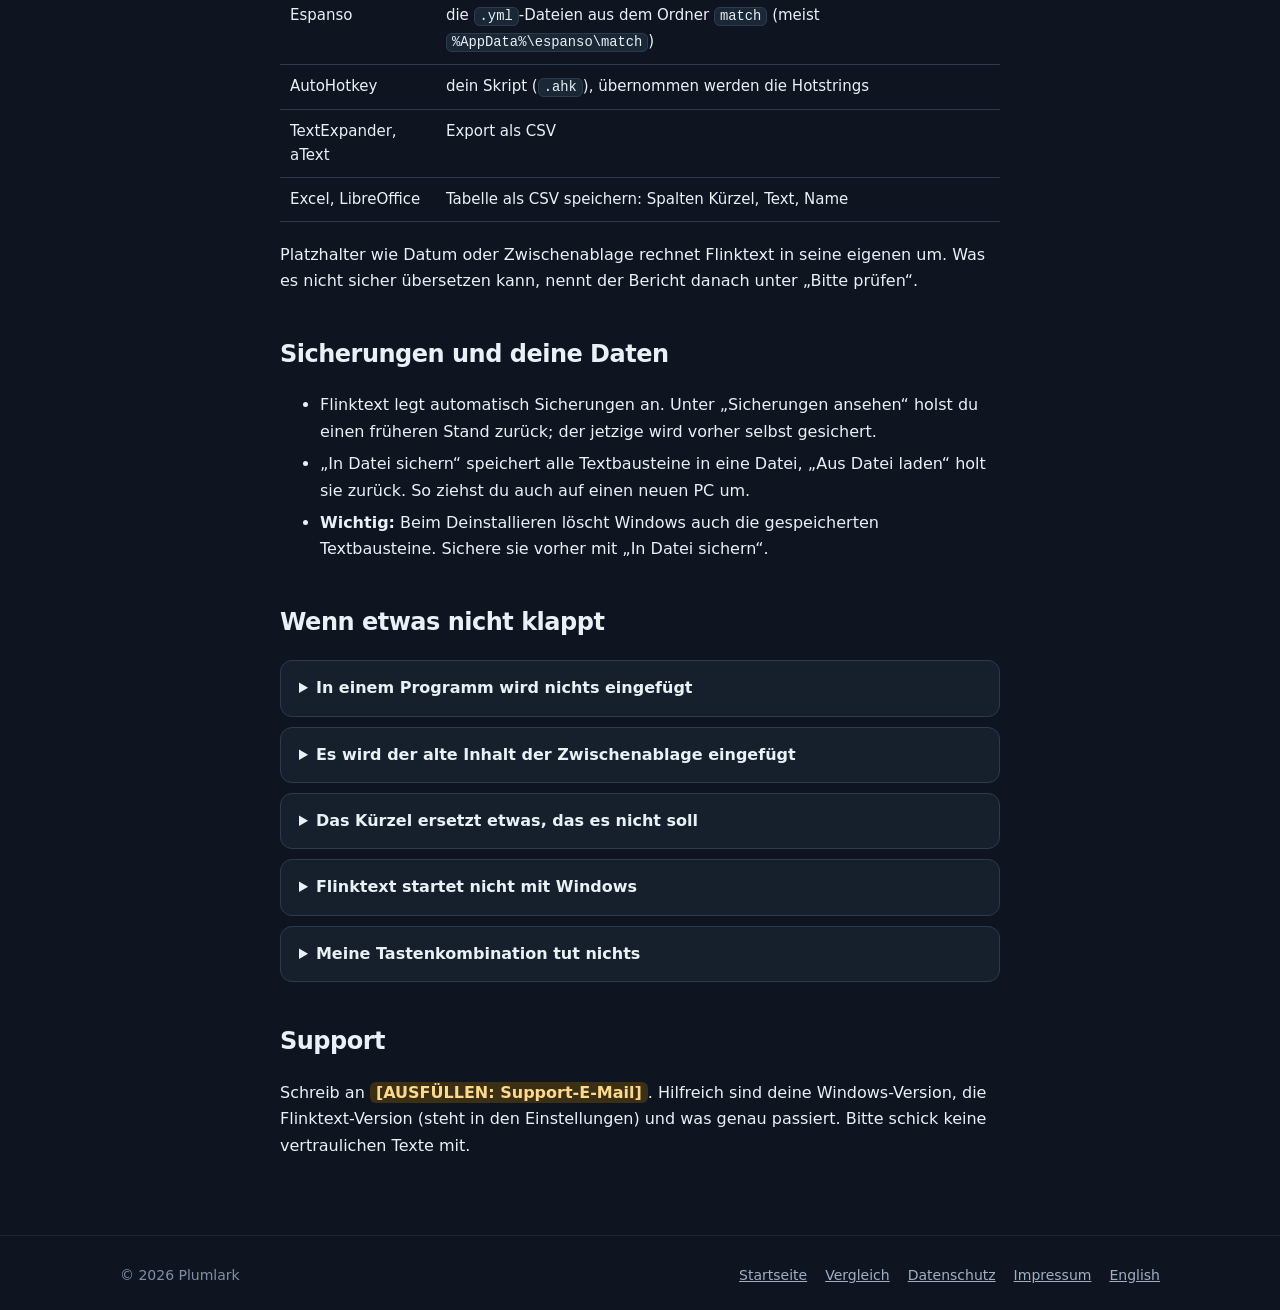
<file: hilfe.html>
<!doctype html>
<html lang="de">
<head>
<meta charset="utf-8">
<meta name="viewport" content="width=device-width,initial-scale=1">
<title>Hilfe · Flinktext</title>
<meta name="description" content="Anleitung für Flinktext: Kürzel, Schnellsuche, Platzhalter, Formulare, Umzug von anderen Programmen, Sicherungen und Lösungen für häufige Fragen.">
<link rel="icon" href="favicon.png">
<link rel="alternate" hreflang="en" href="en/help.html">
<link rel="stylesheet" href="style.css">
</head>
<body>
<header class="wrap top">
 <a class="brand" href="./"><img src="img/icon-64.png" alt="">FLINKTEXT</a>
 <nav><a href="hilfe.html" aria-current="page">Hilfe</a><a href="vergleich.html">Vergleich</a><a href="datenschutz.html">Datenschutz</a><a href="en/help.html" hreflang="en" lang="en">English</a></nav>
</header>

<main class="wrap doc">
<h1>Hilfe</h1>
<p class="lead">Alles, was du für Flinktext brauchst, Schritt für Schritt. Deine Frage ist nicht dabei? Schreib an den <a href="#support">Support</a>.</p>

<h2 id="start">Erste Schritte</h2>
<ol>
 <li>Flinktext starten. Beim ersten Mal zeigt dir eine kurze Einführung alles in drei Schritten. Dort schaltest du auch die Kürzel und den Start mit Windows ein.</li>
 <li>Links auf <strong>+</strong> klicken, einen Namen und deinen Text eintragen, dazu ein Kürzel wie <code>/mfg</code>. Flinktext speichert von selbst.</li>
 <li>In irgendeinem Programm <code>/mfg</code> tippen. Der Text erscheint.</li>
</ol>
<p>Flinktext läuft danach im Hintergrund weiter (Symbol unten rechts in der Taskleiste). Du kannst das Fenster also einfach schließen.</p>

<h2 id="kuerzel">Kürzel</h2>
<p>Ein Kürzel ist eine kurze Zeichenfolge, die du statt des ganzen Textes tippst. Am sichersten sind Kürzel mit einem Zeichen davor, das in normalen Wörtern nicht vorkommt, zum Beispiel <code>/mfg</code>, <code>;adr</code> oder <code>#tel</code>. So wird nie aus Versehen ein Wort ersetzt.</p>
<ul>
 <li><strong>Sofort oder mit Tab:</strong> In den Einstellungen wählst du bei „Kürzel auslösen“, ob der Text sofort erscheint oder erst, wenn du nach dem Kürzel die Tab-Taste drückst.</li>
 <li><strong>Rückgängig:</strong> Direkt nach dem Einfügen macht die Rücktaste das Einfügen rückgängig, und dein Kürzel steht wieder da.</li>
 <li><strong>Kürzel aus Buchstaben</strong> wie <code>mfg</code> funktionieren nur am Anfang eines Wortes, damit „Kampfgeist“ nicht zerstört wird.</li>
 <li><strong>Pausieren:</strong> Oben rechts auf „Pausieren“ klicken, wenn Flinktext eine Weile gar nichts einfügen soll.</li>
</ul>

<h2 id="schnellsuche">Schnellsuche und Tastenkombinationen</h2>
<p><code>Strg</code> + <code>Umschalt</code> + <code>Leertaste</code> öffnet die Schnellsuche über jedem Programm. Ein paar Buchstaben tippen, mit den Pfeiltasten wählen, Enter fügt ein, Esc schließt. Die Tastenkombination kannst du in den Einstellungen ändern.</p>
<p>Wichtige Texte bekommen bei „Tastenkombination“ eine eigene Kombination: F1 bis F11 allein oder zwei Zusatztasten plus Buchstabe oder Zahl, zum Beispiel <code>Strg</code> + <code>Alt</code> + <code>T</code>. Ist eine Kombination schon von einem anderen Programm belegt, sagt dir Flinktext das.</p>

<h2 id="platzhalter">Platzhalter</h2>
<p>Platzhalter stehen in geschweiften Klammern und werden beim Einfügen ersetzt. Die Knöpfe über dem Textfeld fügen sie für dich ein. Jeder Platzhalter hat einen deutschen und einen englischen Namen, beide funktionieren.</p>
<div class="table-scroll"><table>
 <tr><th>Platzhalter</th><th>Wird zu</th></tr>
 <tr><td><code>{datum}</code></td><td>heutiges Datum, so wie in Windows eingestellt</td></tr>
 <tr><td><code>{datum+14}</code> <code>{datum-1}</code></td><td>Datum in 14 Tagen, gestern. Auch Wochen, Monate, Jahre: <code>{datum+2w}</code> <code>{datum+1m}</code> <code>{datum+1j}</code></td></tr>
 <tr><td><code>{datum:dddd, d. MMMM yyyy}</code></td><td>eigenes Format, hier „Donnerstag, 12. November 2026“. <code>TT.MM.JJJJ</code> geht auch</td></tr>
 <tr><td><code>{wochentag}</code> <code>{monat}</code> <code>{jahr}</code></td><td>heutiger Wochentag, Monat, Jahr</td></tr>
 <tr><td><code>{uhrzeit}</code> <code>{zeitstempel}</code></td><td>aktuelle Uhrzeit, Datum mit Uhrzeit</td></tr>
 <tr><td><code>{datum_iso}</code></td><td>Datum als 2026-11-12</td></tr>
 <tr><td><code>{clipboard}</code></td><td>was gerade in der Zwischenablage steht</td></tr>
 <tr><td><code>{cursor}</code></td><td>hier steht der Cursor nach dem Einfügen</td></tr>
 <tr><td><code>{tab}</code> <code>{enter}</code></td><td>drückt Tab oder Enter, zum Beispiel um in Webformularen ins nächste Feld zu springen</td></tr>
 <tr><td><code>{vorlage:/mfg}</code></td><td>fügt hier einen anderen Textbaustein ein (Name oder Kürzel)</td></tr>
</table></div>
<p><strong>Fett, kursiv und Listen:</strong> <code>**fett**</code>, <code>*kursiv*</code> und Zeilen mit <code>- </code> am Anfang werden formatiert eingefügt, wenn bei „Einfüge-Art“ die Option „Formatiert einfügen“ gewählt ist. Das klappt in Programmen, die formatierten Text annehmen, etwa Word und Outlook.</p>

<h2 id="formulare">Formulare</h2>
<p>Mit diesen Platzhaltern fragt Flinktext beim Einfügen nach und setzt deine Antworten ein:</p>
<div class="table-scroll"><table>
 <tr><th>Platzhalter</th><th>Fragt nach</th></tr>
 <tr><td><code>{eingabe:Name}</code></td><td>einem Text. Mit Vorgabe: <code>{eingabe:Uhrzeit|14:00}</code></td></tr>
 <tr><td><code>{auswahl:Anrede|Hallo|Guten Tag}</code></td><td>einer Auswahl aus festen Möglichkeiten</td></tr>
 <tr><td><code>{checkbox:Newsletter|Ja|Nein}</code></td><td>Ja oder Nein, mit dem Text für beide Fälle</td></tr>
 <tr><td><code>{datumsfeld:Termin|heute+7}</code></td><td>einem Datum, mit Kalender und Vorgabe</td></tr>
</table></div>
<p>Kommt derselbe Name mehrmals vor, fragt Flinktext nur einmal und setzt die Antwort überall ein.</p>

<h2 id="programme">Nur in bestimmten Programmen</h2>
<p>Bei „Nur in diesem Programm“ trägst du den Namen der Programmdatei ein, zum Beispiel <code>outlook.exe</code> (das neue Outlook heißt <code>olk.exe</code>). Mehrere trennst du mit Komma. Leer heißt: überall. So kann dasselbe Kürzel in Outlook etwas anderes einfügen als im Browser. Mehr dazu: <a href="textbausteine-outlook.html">Textbausteine in Outlook</a>.</p>

<h2 id="umzug">Umzug von anderen Programmen</h2>
<p>In den Einstellungen unter „Umziehen“ auf „Aus anderem Programm übernehmen“ klicken und die Datei wählen. Mehrere Dateien auf einmal gehen auch. Deine vorhandenen Textbausteine bleiben, die neuen kommen dazu. Kürzel werden übernommen, Tastenkombinationen nicht.</p>
<div class="table-scroll"><table>
 <tr><th>Programm</th><th>Datei</th></tr>
 <tr><td>Beeftext</td><td><code>combos.json</code> (liegt meist unter <code>%AppData%\beeftext</code>) oder eine mit Beeftext exportierte Datei</td></tr>
 <tr><td>Espanso</td><td>die <code>.yml</code>-Dateien aus dem Ordner <code>match</code> (meist <code>%AppData%\espanso\match</code>)</td></tr>
 <tr><td>AutoHotkey</td><td>dein Skript (<code>.ahk</code>), übernommen werden die Hotstrings</td></tr>
 <tr><td>TextExpander, aText</td><td>Export als CSV</td></tr>
 <tr><td>Excel, LibreOffice</td><td>Tabelle als CSV speichern: Spalten Kürzel, Text, Name</td></tr>
</table></div>
<p>Platzhalter wie Datum oder Zwischenablage rechnet Flinktext in seine eigenen um. Was es nicht sicher übersetzen kann, nennt der Bericht danach unter „Bitte prüfen“.</p>

<h2 id="sicherung">Sicherungen und deine Daten</h2>
<ul>
 <li>Flinktext legt automatisch Sicherungen an. Unter „Sicherungen ansehen“ holst du einen früheren Stand zurück; der jetzige wird vorher selbst gesichert.</li>
 <li>„In Datei sichern“ speichert alle Textbausteine in eine Datei, „Aus Datei laden“ holt sie zurück. So ziehst du auch auf einen neuen PC um.</li>
 <li><strong>Wichtig:</strong> Beim Deinstallieren löscht Windows auch die gespeicherten Textbausteine. Sichere sie vorher mit „In Datei sichern“.</li>
</ul>

<h2 id="probleme">Wenn etwas nicht klappt</h2>
<details><summary>In einem Programm wird nichts eingefügt</summary><p>Läuft das Programm mit Administratorrechten? Dann lässt Windows andere Programme dort nicht hinein. Flinktext zeigt dafür eine Meldung. Abhilfe: das Programm normal starten. Prüfe auch, ob Flinktext pausiert ist oder der Textbaustein bei „Nur in diesem Programm“ auf ein anderes Programm beschränkt ist.</p></details>
<details><summary>Es wird der alte Inhalt der Zwischenablage eingefügt</summary><p>Manche langsamen Programme lesen die Zwischenablage spät. Unter Einstellungen, „Erweitert“, die Wartezeit vor dem Wiederherstellen erhöhen, etwa auf 800. Oder bei diesem Textbaustein die Einfüge-Art „Zeichen für Zeichen tippen“ wählen.</p></details>
<details><summary>Das Kürzel ersetzt etwas, das es nicht soll</summary><p>Nimm ein Kürzel mit Sonderzeichen davor, etwa <code>/</code> oder <code>;</code>, oder stell bei „Kürzel auslösen“ auf „Erst nach der Tab-Taste“. Direkt nach einem falschen Ersetzen hilft die Rücktaste.</p></details>
<details><summary>Flinktext startet nicht mit Windows</summary><p>Den Schalter „Mit Windows starten“ in den Einstellungen einschalten. Steht dort „In Windows ausgeschaltet“, wurde der Autostart in den Windows-Einstellungen unter Apps, Autostart abgeschaltet. Der Knopf daneben öffnet genau diese Seite.</p></details>
<details><summary>Meine Tastenkombination tut nichts</summary><p>Ein anderes Programm hat sie schon belegt. Flinktext zeigt das bei der Tastenkombination an. Wähle eine andere, zum Beispiel mit <code>Strg</code> + <code>Alt</code>.</p></details>

<h2 id="support">Support</h2>
<p>Schreib an <span class="todo">[AUSFÜLLEN: Support-E-Mail]</span>. Hilfreich sind deine Windows-Version, die Flinktext-Version (steht in den Einstellungen) und was genau passiert. Bitte schick keine vertraulichen Texte mit.</p>
</main>

<footer><div class="wrap">
 <span>© 2026 Plumlark</span><span class="grow"></span>
 <a href="./">Startseite</a><a href="vergleich.html">Vergleich</a><a href="datenschutz.html">Datenschutz</a><a href="impressum.html">Impressum</a><a href="en/help.html" hreflang="en" lang="en">English</a>
</div></footer>
</body>
</html>
</file>
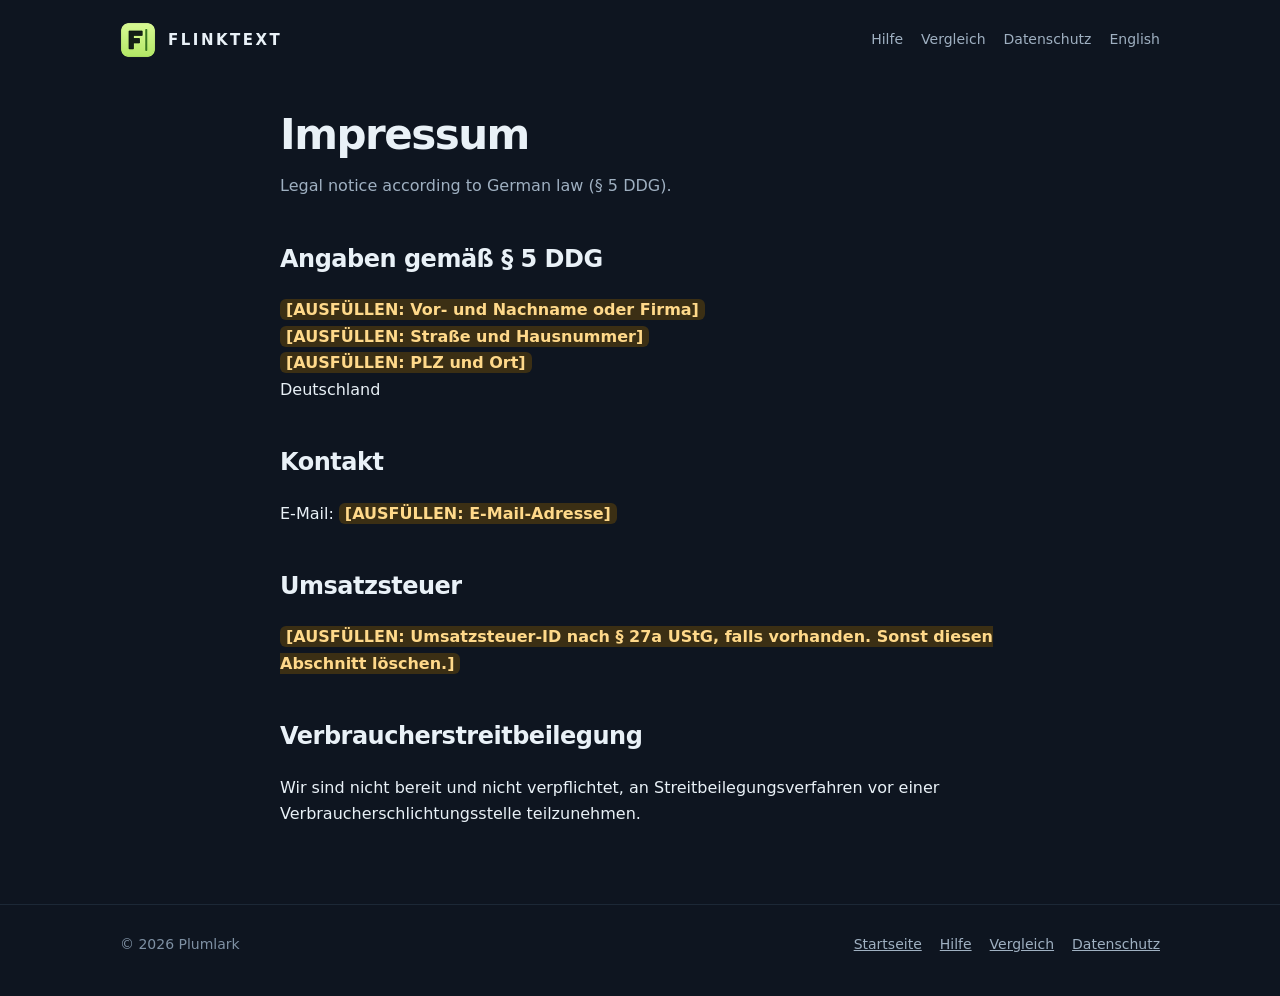
<file: impressum.html>
<!doctype html>
<html lang="de">
<head>
<meta charset="utf-8">
<meta name="viewport" content="width=device-width,initial-scale=1">
<title>Impressum · Flinktext</title>
<meta name="robots" content="noindex">
<link rel="icon" href="favicon.png">
<link rel="stylesheet" href="style.css">
</head>
<body>
<header class="wrap top">
 <a class="brand" href="./"><img src="img/icon-64.png" alt="">FLINKTEXT</a>
 <nav><a href="hilfe.html">Hilfe</a><a href="vergleich.html">Vergleich</a><a href="datenschutz.html">Datenschutz</a><a href="en/" hreflang="en" lang="en">English</a></nav>
</header>

<main class="wrap doc">
<h1>Impressum</h1>
<p class="muted" lang="en">Legal notice according to German law (§ 5 DDG).</p>

<h2>Angaben gemäß § 5 DDG</h2>
<p><span class="todo">[AUSFÜLLEN: Vor- und Nachname oder Firma]</span><br>
<span class="todo">[AUSFÜLLEN: Straße und Hausnummer]</span><br>
<span class="todo">[AUSFÜLLEN: PLZ und Ort]</span><br>
Deutschland</p>

<h2>Kontakt</h2>
<p>E-Mail: <span class="todo">[AUSFÜLLEN: E-Mail-Adresse]</span></p>

<h2>Umsatzsteuer</h2>
<p><span class="todo">[AUSFÜLLEN: Umsatzsteuer-ID nach § 27a UStG, falls vorhanden. Sonst diesen Abschnitt löschen.]</span></p>

<h2>Verbraucherstreitbeilegung</h2>
<p>Wir sind nicht bereit und nicht verpflichtet, an Streitbeilegungsverfahren vor einer Verbraucherschlichtungsstelle teilzunehmen.</p>
</main>

<footer><div class="wrap">
 <span>© 2026 Plumlark</span><span class="grow"></span>
 <a href="./">Startseite</a><a href="hilfe.html">Hilfe</a><a href="vergleich.html">Vergleich</a><a href="datenschutz.html">Datenschutz</a>
</div></footer>
</body>
</html>
</file>
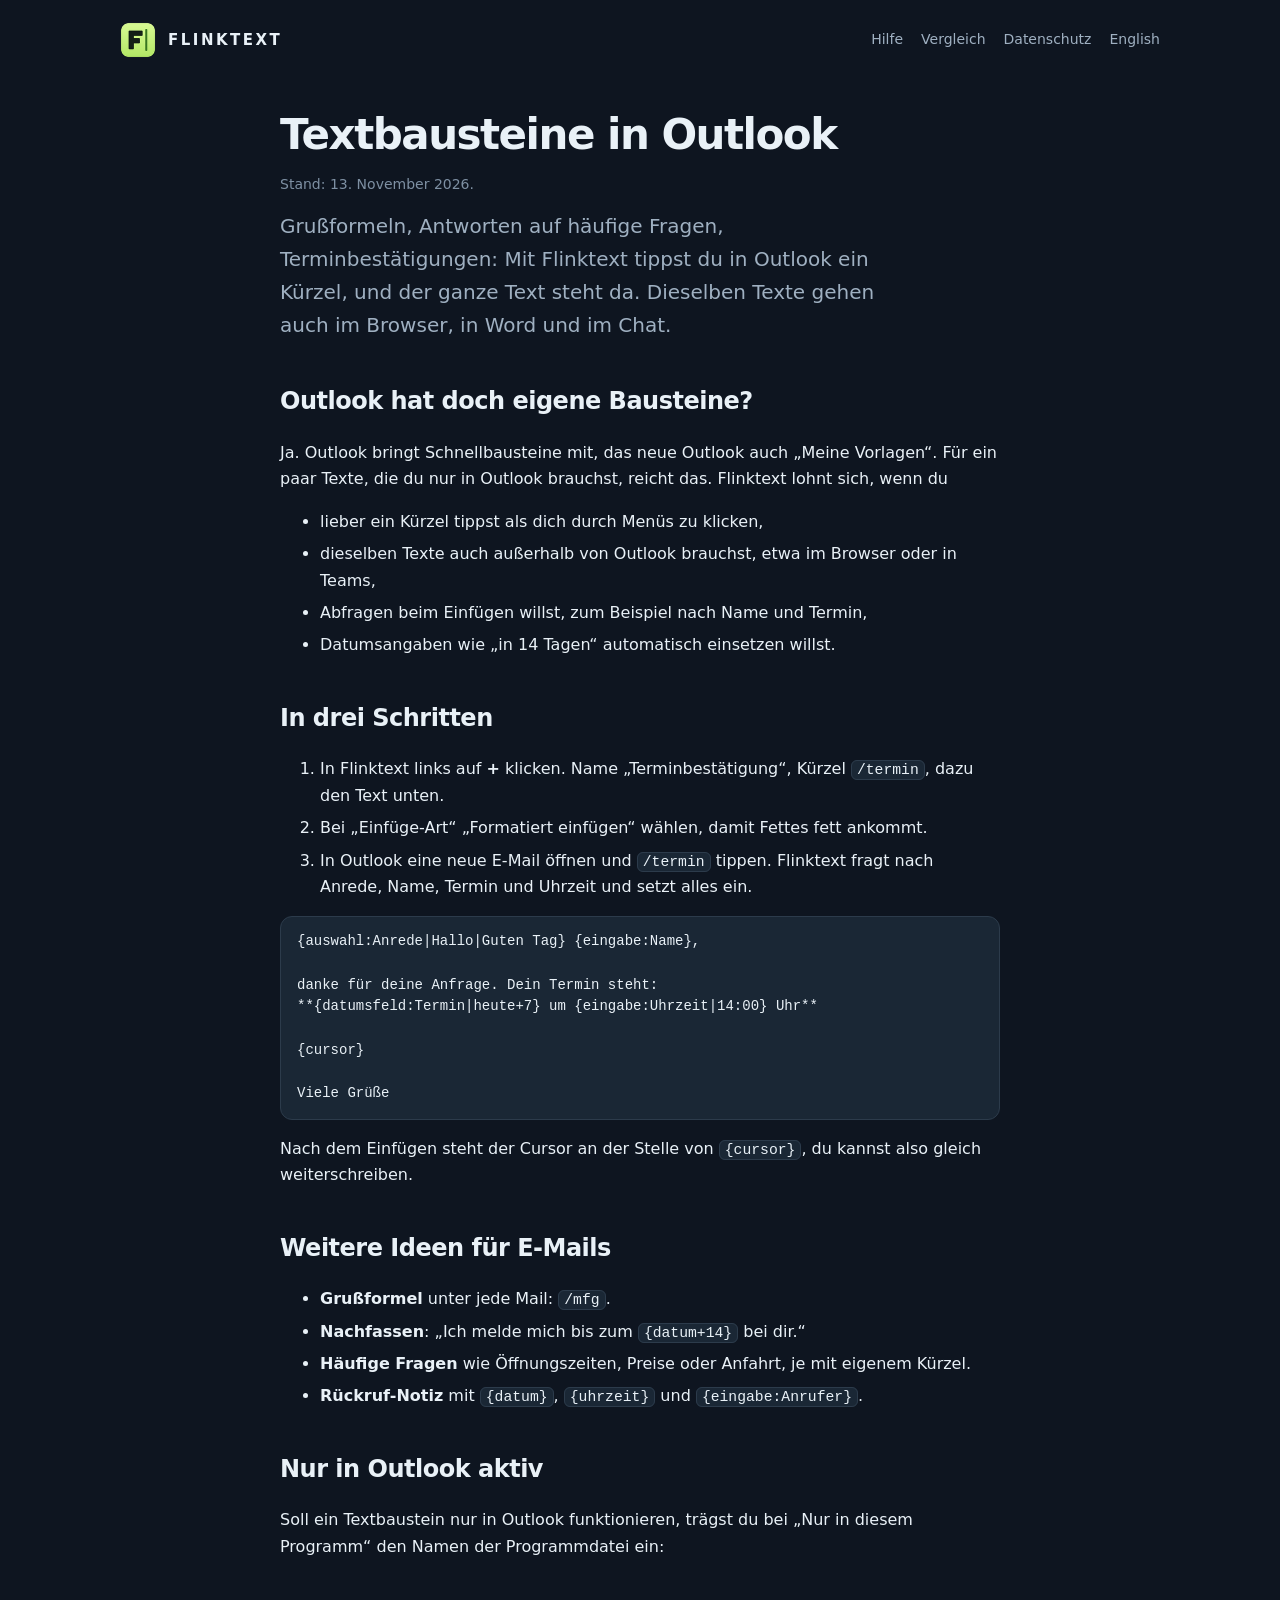
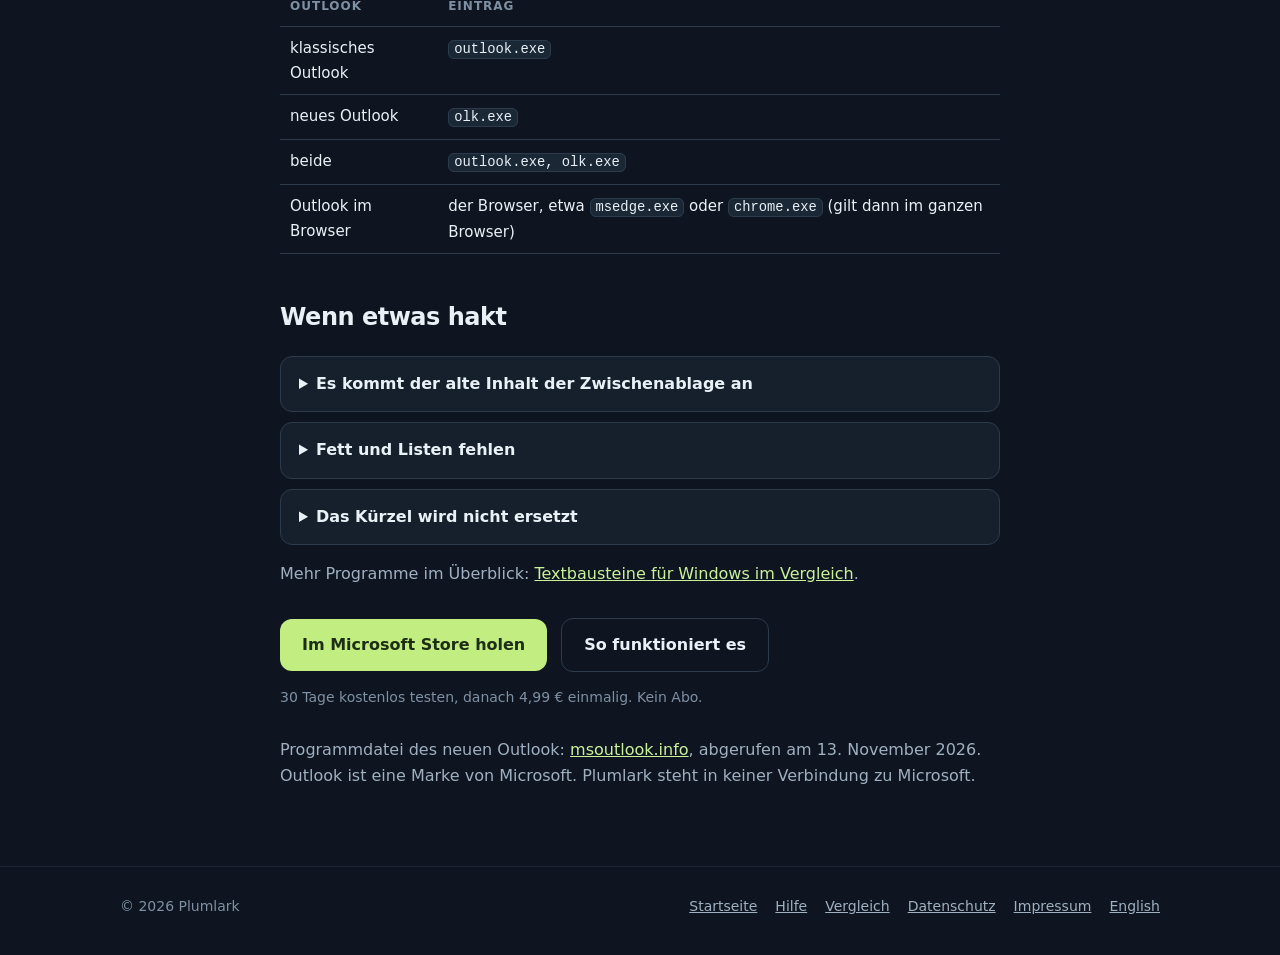
<file: textbausteine-outlook.html>
<!doctype html>
<html lang="de">
<head>
<meta charset="utf-8">
<meta name="viewport" content="width=device-width,initial-scale=1">
<title>Textbausteine in Outlook nutzen · Flinktext</title>
<meta name="description" content="Textbausteine in Outlook per Kürzel einfügen: Anleitung mit Beispiel, Abfragen für Name und Termin, nur in Outlook aktiv (outlook.exe, olk.exe).">
<link rel="icon" href="favicon.png">
<link rel="alternate" hreflang="en" href="en/outlook.html">
<link rel="stylesheet" href="style.css">
</head>
<body>
<header class="wrap top">
 <a class="brand" href="./"><img src="img/icon-64.png" alt="">FLINKTEXT</a>
 <nav><a href="hilfe.html">Hilfe</a><a href="vergleich.html">Vergleich</a><a href="datenschutz.html">Datenschutz</a><a href="en/outlook.html" hreflang="en" lang="en">English</a></nav>
</header>

<main class="wrap doc">
<h1>Textbausteine in Outlook</h1>
<p class="stand">Stand: 13. November 2026.</p>
<p class="lead">Grußformeln, Antworten auf häufige Fragen, Terminbestätigungen: Mit Flinktext tippst du in Outlook ein Kürzel, und der ganze Text steht da. Dieselben Texte gehen auch im Browser, in Word und im Chat.</p>

<h2 id="eigene">Outlook hat doch eigene Bausteine?</h2>
<p>Ja. Outlook bringt Schnellbausteine mit, das neue Outlook auch „Meine Vorlagen“. Für ein paar Texte, die du nur in Outlook brauchst, reicht das. Flinktext lohnt sich, wenn du</p>
<ul>
 <li>lieber ein Kürzel tippst als dich durch Menüs zu klicken,</li>
 <li>dieselben Texte auch außerhalb von Outlook brauchst, etwa im Browser oder in Teams,</li>
 <li>Abfragen beim Einfügen willst, zum Beispiel nach Name und Termin,</li>
 <li>Datumsangaben wie „in 14 Tagen“ automatisch einsetzen willst.</li>
</ul>

<h2 id="schritte">In drei Schritten</h2>
<ol>
 <li>In Flinktext links auf <strong>+</strong> klicken. Name „Terminbestätigung“, Kürzel <code>/termin</code>, dazu den Text unten.</li>
 <li>Bei „Einfüge-Art“ „Formatiert einfügen“ wählen, damit Fettes fett ankommt.</li>
 <li>In Outlook eine neue E-Mail öffnen und <code>/termin</code> tippen. Flinktext fragt nach Anrede, Name, Termin und Uhrzeit und setzt alles ein.</li>
</ol>
<pre><code>{auswahl:Anrede|Hallo|Guten Tag} {eingabe:Name},

danke für deine Anfrage. Dein Termin steht:
**{datumsfeld:Termin|heute+7} um {eingabe:Uhrzeit|14:00} Uhr**

{cursor}

Viele Grüße</code></pre>
<p>Nach dem Einfügen steht der Cursor an der Stelle von <code>{cursor}</code>, du kannst also gleich weiterschreiben.</p>

<h2 id="ideen">Weitere Ideen für E-Mails</h2>
<ul>
 <li><strong>Grußformel</strong> unter jede Mail: <code>/mfg</code>.</li>
 <li><strong>Nachfassen</strong>: „Ich melde mich bis zum <code>{datum+14}</code> bei dir.“</li>
 <li><strong>Häufige Fragen</strong> wie Öffnungszeiten, Preise oder Anfahrt, je mit eigenem Kürzel.</li>
 <li><strong>Rückruf-Notiz</strong> mit <code>{datum}</code>, <code>{uhrzeit}</code> und <code>{eingabe:Anrufer}</code>.</li>
</ul>

<h2 id="nur-outlook">Nur in Outlook aktiv</h2>
<p>Soll ein Textbaustein nur in Outlook funktionieren, trägst du bei „Nur in diesem Programm“ den Namen der Programmdatei ein:</p>
<div class="table-scroll"><table>
 <tr><th>Outlook</th><th>Eintrag</th></tr>
 <tr><td>klassisches Outlook</td><td><code>outlook.exe</code></td></tr>
 <tr><td>neues Outlook</td><td><code>olk.exe</code></td></tr>
 <tr><td>beide</td><td><code>outlook.exe, olk.exe</code></td></tr>
 <tr><td>Outlook im Browser</td><td>der Browser, etwa <code>msedge.exe</code> oder <code>chrome.exe</code> (gilt dann im ganzen Browser)</td></tr>
</table></div>

<h2 id="probleme">Wenn etwas hakt</h2>
<details><summary>Es kommt der alte Inhalt der Zwischenablage an</summary><p>Unter Einstellungen, „Erweitert“, die Wartezeit vor dem Wiederherstellen erhöhen, etwa auf 800. Mehr dazu in der <a href="hilfe.html#probleme">Hilfe</a>.</p></details>
<details><summary>Fett und Listen fehlen</summary><p>Beim Textbaustein die Einfüge-Art „Formatiert einfügen“ wählen. Ist die E-Mail auf „Nur-Text“ gestellt, kommt immer reiner Text an.</p></details>
<details><summary>Das Kürzel wird nicht ersetzt</summary><p>Prüfe, ob Flinktext pausiert ist und ob bei „Nur in diesem Programm“ das richtige Outlook steht (siehe Tabelle oben).</p></details>

<p class="muted">Mehr Programme im Überblick: <a href="vergleich.html">Textbausteine für Windows im Vergleich</a>.</p>

<div class="cta" style="margin-top:30px">
 <a class="button" href="https://apps.microsoft.com/search?query=Flinktext">Im Microsoft Store holen</a>
 <a class="button ghost" href="hilfe.html">So funktioniert es</a>
</div>
<p class="price">30 Tage kostenlos testen, danach 4,99 € einmalig. Kein Abo.</p>

<p class="muted" style="margin-top:28px">Programmdatei des neuen Outlook: <a href="https://www.msoutlook.info/?p=1432">msoutlook.info</a>, abgerufen am 13. November 2026. Outlook ist eine Marke von Microsoft. Plumlark steht in keiner Verbindung zu Microsoft.</p>
</main>

<footer><div class="wrap">
 <span>© 2026 Plumlark</span><span class="grow"></span>
 <a href="./">Startseite</a><a href="hilfe.html">Hilfe</a><a href="vergleich.html">Vergleich</a><a href="datenschutz.html">Datenschutz</a><a href="impressum.html">Impressum</a><a href="en/outlook.html" hreflang="en" lang="en">English</a>
</div></footer>
</body>
</html>
</file>
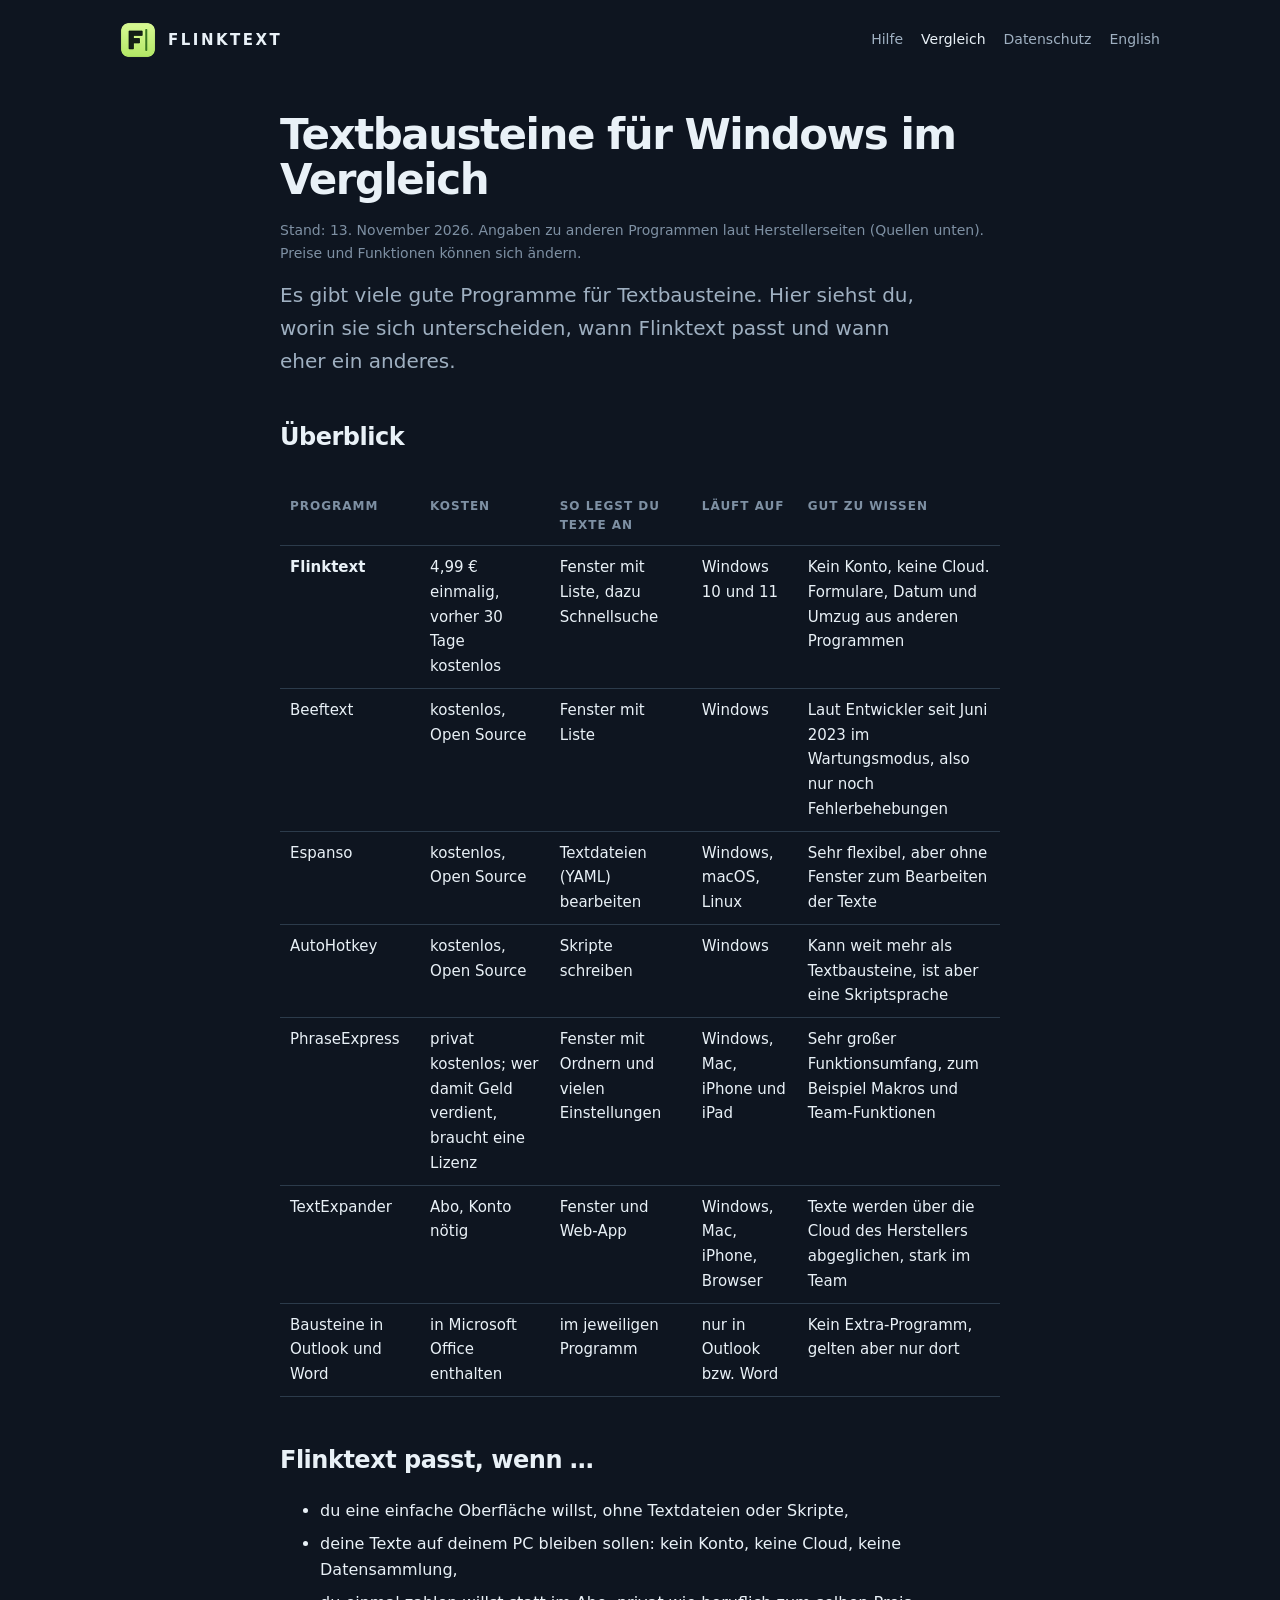
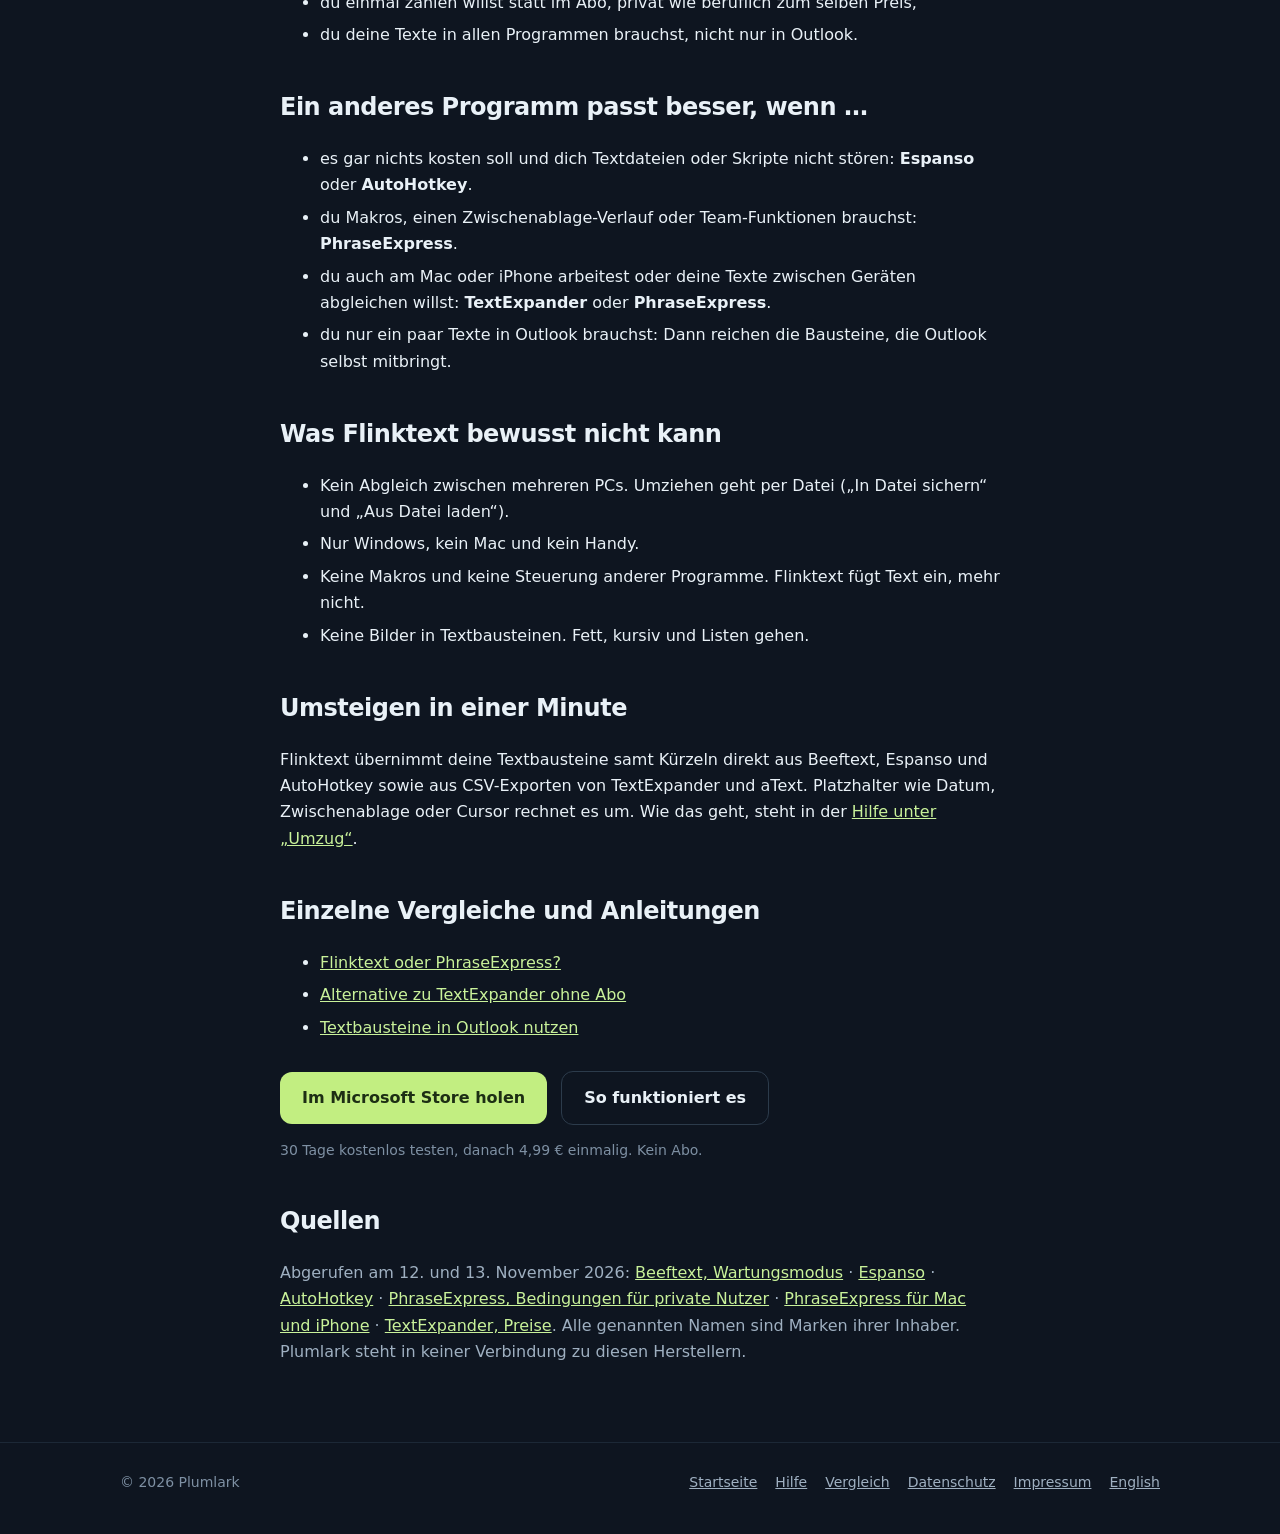
<file: vergleich.html>
<!doctype html>
<html lang="de">
<head>
<meta charset="utf-8">
<meta name="viewport" content="width=device-width,initial-scale=1">
<title>Textbausteine für Windows im Vergleich · Flinktext</title>
<meta name="description" content="Flinktext, Beeftext, Espanso, AutoHotkey, PhraseExpress und TextExpander im ehrlichen Vergleich: Kosten, Bedienung, Geräte und wann welches Programm passt.">
<link rel="icon" href="favicon.png">
<link rel="alternate" hreflang="en" href="en/compare.html">
<link rel="stylesheet" href="style.css">
</head>
<body>
<header class="wrap top">
 <a class="brand" href="./"><img src="img/icon-64.png" alt="">FLINKTEXT</a>
 <nav><a href="hilfe.html">Hilfe</a><a href="vergleich.html" aria-current="page">Vergleich</a><a href="datenschutz.html">Datenschutz</a><a href="en/compare.html" hreflang="en" lang="en">English</a></nav>
</header>

<main class="wrap doc">
<h1>Textbausteine für Windows im Vergleich</h1>
<p class="stand">Stand: 13. November 2026. Angaben zu anderen Programmen laut Herstellerseiten (Quellen unten). Preise und Funktionen können sich ändern.</p>
<p class="lead">Es gibt viele gute Programme für Textbausteine. Hier siehst du, worin sie sich unterscheiden, wann Flinktext passt und wann eher ein anderes.</p>

<h2 id="ueberblick">Überblick</h2>
<div class="table-scroll"><table>
 <tr><th>Programm</th><th>Kosten</th><th>So legst du Texte an</th><th>Läuft auf</th><th>Gut zu wissen</th></tr>
 <tr><td><strong>Flinktext</strong></td><td>4,99 € einmalig, vorher 30 Tage kostenlos</td><td>Fenster mit Liste, dazu Schnellsuche</td><td>Windows 10 und 11</td><td>Kein Konto, keine Cloud. Formulare, Datum und Umzug aus anderen Programmen</td></tr>
 <tr><td>Beeftext</td><td>kostenlos, Open Source</td><td>Fenster mit Liste</td><td>Windows</td><td>Laut Entwickler seit Juni 2023 im Wartungsmodus, also nur noch Fehlerbehebungen</td></tr>
 <tr><td>Espanso</td><td>kostenlos, Open Source</td><td>Textdateien (YAML) bearbeiten</td><td>Windows, macOS, Linux</td><td>Sehr flexibel, aber ohne Fenster zum Bearbeiten der Texte</td></tr>
 <tr><td>AutoHotkey</td><td>kostenlos, Open Source</td><td>Skripte schreiben</td><td>Windows</td><td>Kann weit mehr als Textbausteine, ist aber eine Skriptsprache</td></tr>
 <tr><td>PhraseExpress</td><td>privat kostenlos; wer damit Geld verdient, braucht eine Lizenz</td><td>Fenster mit Ordnern und vielen Einstellungen</td><td>Windows, Mac, iPhone und iPad</td><td>Sehr großer Funktionsumfang, zum Beispiel Makros und Team-Funktionen</td></tr>
 <tr><td>TextExpander</td><td>Abo, Konto nötig</td><td>Fenster und Web-App</td><td>Windows, Mac, iPhone, Browser</td><td>Texte werden über die Cloud des Herstellers abgeglichen, stark im Team</td></tr>
 <tr><td>Bausteine in Outlook und Word</td><td>in Microsoft Office enthalten</td><td>im jeweiligen Programm</td><td>nur in Outlook bzw. Word</td><td>Kein Extra-Programm, gelten aber nur dort</td></tr>
</table></div>

<h2 id="flinktext">Flinktext passt, wenn …</h2>
<ul>
 <li>du eine einfache Oberfläche willst, ohne Textdateien oder Skripte,</li>
 <li>deine Texte auf deinem PC bleiben sollen: kein Konto, keine Cloud, keine Datensammlung,</li>
 <li>du einmal zahlen willst statt im Abo, privat wie beruflich zum selben Preis,</li>
 <li>du deine Texte in allen Programmen brauchst, nicht nur in Outlook.</li>
</ul>

<h2 id="andere">Ein anderes Programm passt besser, wenn …</h2>
<ul>
 <li>es gar nichts kosten soll und dich Textdateien oder Skripte nicht stören: <strong>Espanso</strong> oder <strong>AutoHotkey</strong>.</li>
 <li>du Makros, einen Zwischenablage-Verlauf oder Team-Funktionen brauchst: <strong>PhraseExpress</strong>.</li>
 <li>du auch am Mac oder iPhone arbeitest oder deine Texte zwischen Geräten abgleichen willst: <strong>TextExpander</strong> oder <strong>PhraseExpress</strong>.</li>
 <li>du nur ein paar Texte in Outlook brauchst: Dann reichen die Bausteine, die Outlook selbst mitbringt.</li>
</ul>

<h2 id="grenzen">Was Flinktext bewusst nicht kann</h2>
<ul>
 <li>Kein Abgleich zwischen mehreren PCs. Umziehen geht per Datei („In Datei sichern“ und „Aus Datei laden“).</li>
 <li>Nur Windows, kein Mac und kein Handy.</li>
 <li>Keine Makros und keine Steuerung anderer Programme. Flinktext fügt Text ein, mehr nicht.</li>
 <li>Keine Bilder in Textbausteinen. Fett, kursiv und Listen gehen.</li>
</ul>

<h2 id="umstieg">Umsteigen in einer Minute</h2>
<p>Flinktext übernimmt deine Textbausteine samt Kürzeln direkt aus Beeftext, Espanso und AutoHotkey sowie aus CSV-Exporten von TextExpander und aText. Platzhalter wie Datum, Zwischenablage oder Cursor rechnet es um. Wie das geht, steht in der <a href="hilfe.html#umzug">Hilfe unter „Umzug“</a>.</p>

<h2 id="mehr">Einzelne Vergleiche und Anleitungen</h2>
<ul>
 <li><a href="flinktext-oder-phraseexpress.html">Flinktext oder PhraseExpress?</a></li>
 <li><a href="alternative-textexpander.html">Alternative zu TextExpander ohne Abo</a></li>
 <li><a href="textbausteine-outlook.html">Textbausteine in Outlook nutzen</a></li>
</ul>

<div class="cta" style="margin-top:30px">
 <a class="button" href="https://apps.microsoft.com/search?query=Flinktext">Im Microsoft Store holen</a>
 <a class="button ghost" href="hilfe.html">So funktioniert es</a>
</div>
<p class="price">30 Tage kostenlos testen, danach 4,99 € einmalig. Kein Abo.</p>

<h2 id="quellen">Quellen</h2>
<p class="muted">Abgerufen am 12. und 13. November 2026: <a href="https://github.com/xmichelo/Beeftext/wiki/Beeftext-is-now-in-maintenance-mode">Beeftext, Wartungsmodus</a> · <a href="https://github.com/espanso/espanso">Espanso</a> · <a href="https://www.autohotkey.com/">AutoHotkey</a> · <a href="https://www.phraseexpress.com/shop/freeware/">PhraseExpress, Bedingungen für private Nutzer</a> · <a href="https://www.phraseexpress.com/mac">PhraseExpress für Mac und iPhone</a> · <a href="https://textexpander.com/pricing">TextExpander, Preise</a>. Alle genannten Namen sind Marken ihrer Inhaber. Plumlark steht in keiner Verbindung zu diesen Herstellern.</p>
</main>

<footer><div class="wrap">
 <span>© 2026 Plumlark</span><span class="grow"></span>
 <a href="./">Startseite</a><a href="hilfe.html">Hilfe</a><a href="vergleich.html">Vergleich</a><a href="datenschutz.html">Datenschutz</a><a href="impressum.html">Impressum</a><a href="en/compare.html" hreflang="en" lang="en">English</a>
</div></footer>
</body>
</html>
</file>
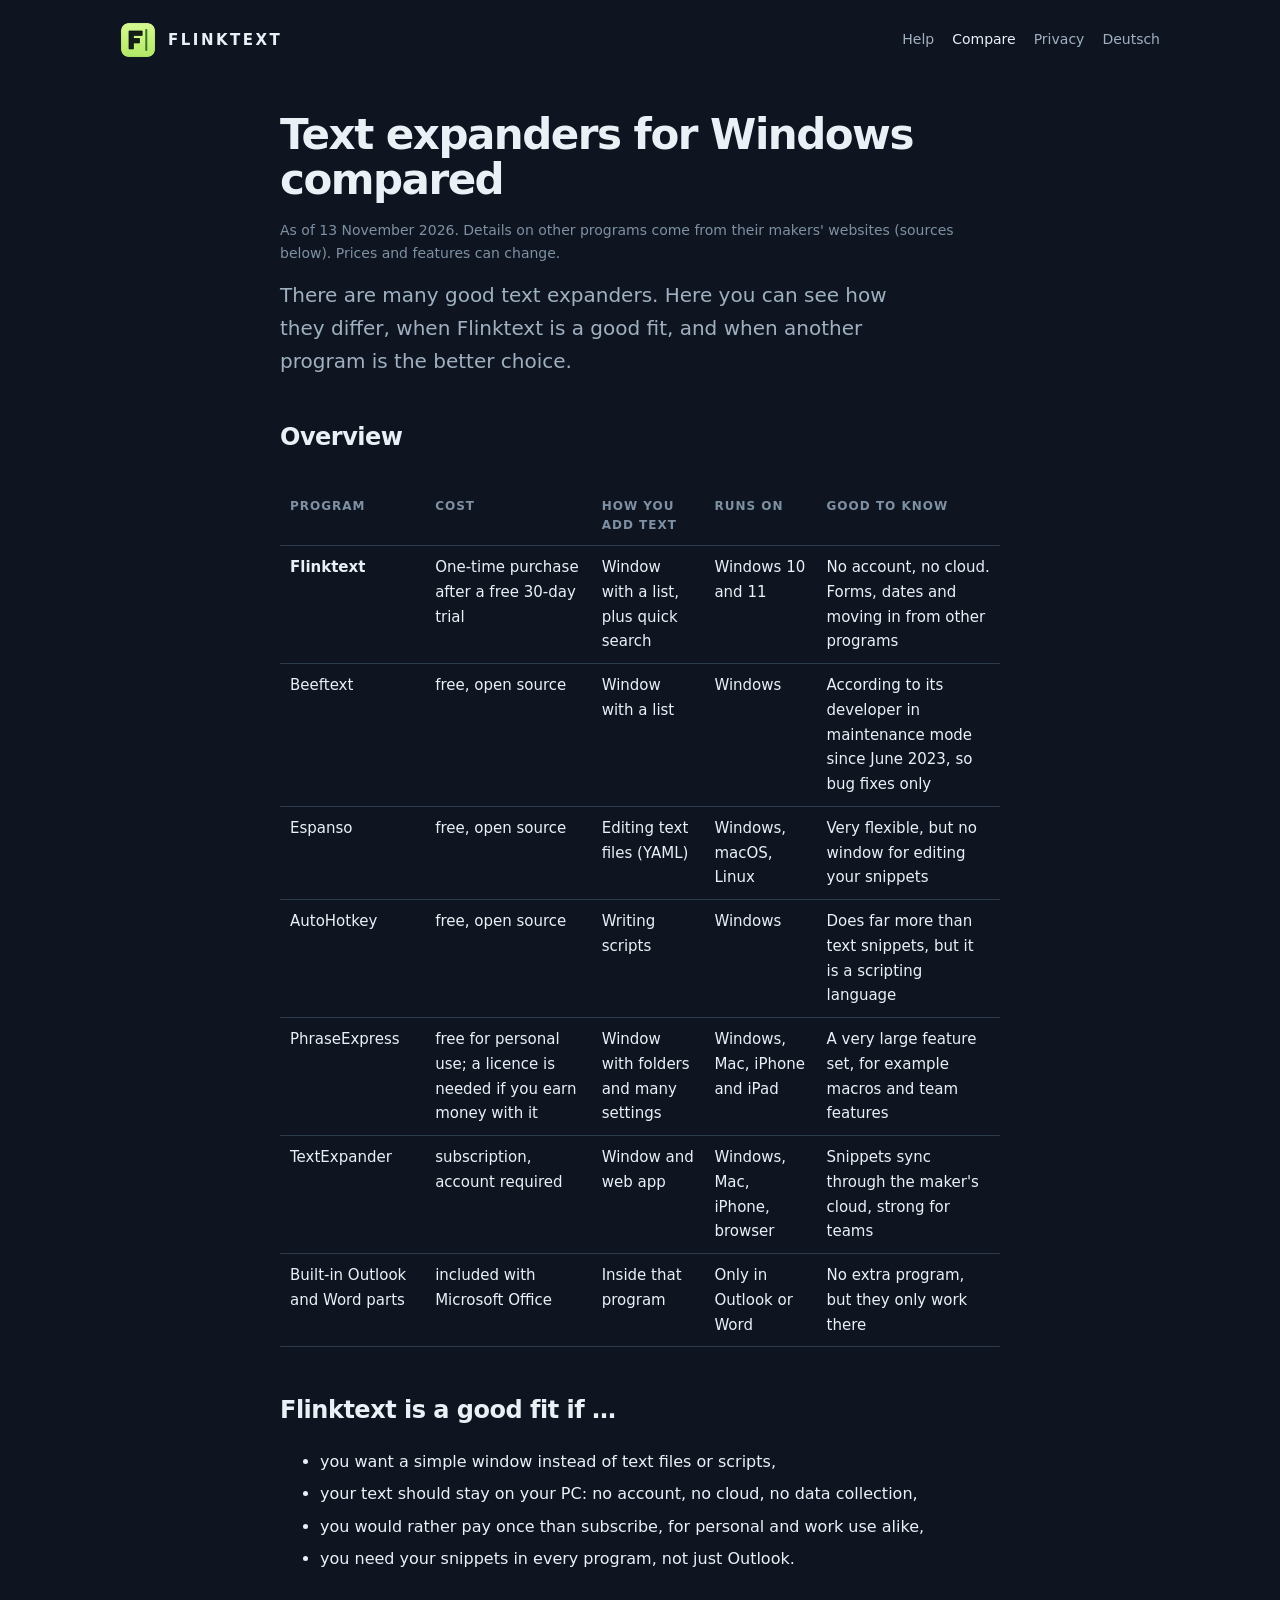
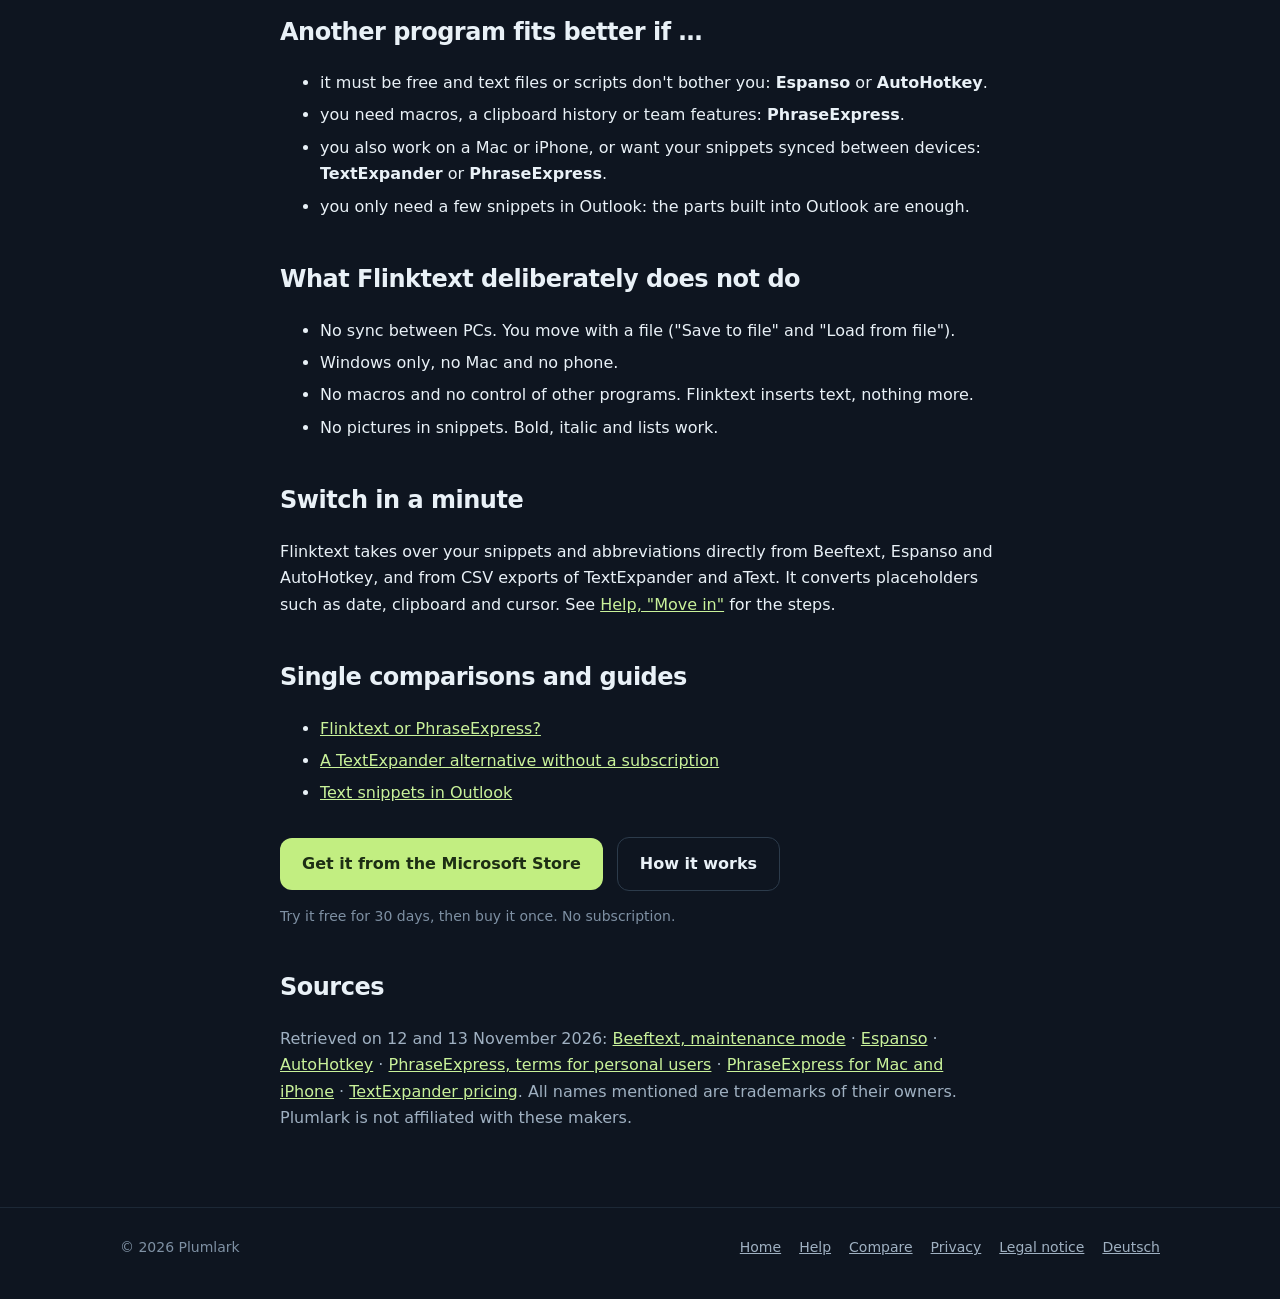
<file: en/compare.html>
<!doctype html>
<html lang="en">
<head>
<meta charset="utf-8">
<meta name="viewport" content="width=device-width,initial-scale=1">
<title>Text expanders for Windows compared · Flinktext</title>
<meta name="description" content="Flinktext, Beeftext, Espanso, AutoHotkey, PhraseExpress and TextExpander compared honestly: cost, ease of use, devices and which program fits when.">
<link rel="icon" href="../favicon.png">
<link rel="alternate" hreflang="de" href="../vergleich.html">
<link rel="stylesheet" href="../style.css">
</head>
<body>
<header class="wrap top">
 <a class="brand" href="./"><img src="../img/icon-64.png" alt="">FLINKTEXT</a>
 <nav><a href="help.html">Help</a><a href="compare.html" aria-current="page">Compare</a><a href="privacy.html">Privacy</a><a href="../vergleich.html" hreflang="de" lang="de">Deutsch</a></nav>
</header>

<main class="wrap doc">
<h1>Text expanders for Windows compared</h1>
<p class="stand">As of 13 November 2026. Details on other programs come from their makers' websites (sources below). Prices and features can change.</p>
<p class="lead">There are many good text expanders. Here you can see how they differ, when Flinktext is a good fit, and when another program is the better choice.</p>

<h2 id="overview">Overview</h2>
<div class="table-scroll"><table>
 <tr><th>Program</th><th>Cost</th><th>How you add text</th><th>Runs on</th><th>Good to know</th></tr>
 <tr><td><strong>Flinktext</strong></td><td>One-time purchase after a free 30-day trial</td><td>Window with a list, plus quick search</td><td>Windows 10 and 11</td><td>No account, no cloud. Forms, dates and moving in from other programs</td></tr>
 <tr><td>Beeftext</td><td>free, open source</td><td>Window with a list</td><td>Windows</td><td>According to its developer in maintenance mode since June 2023, so bug fixes only</td></tr>
 <tr><td>Espanso</td><td>free, open source</td><td>Editing text files (YAML)</td><td>Windows, macOS, Linux</td><td>Very flexible, but no window for editing your snippets</td></tr>
 <tr><td>AutoHotkey</td><td>free, open source</td><td>Writing scripts</td><td>Windows</td><td>Does far more than text snippets, but it is a scripting language</td></tr>
 <tr><td>PhraseExpress</td><td>free for personal use; a licence is needed if you earn money with it</td><td>Window with folders and many settings</td><td>Windows, Mac, iPhone and iPad</td><td>A very large feature set, for example macros and team features</td></tr>
 <tr><td>TextExpander</td><td>subscription, account required</td><td>Window and web app</td><td>Windows, Mac, iPhone, browser</td><td>Snippets sync through the maker's cloud, strong for teams</td></tr>
 <tr><td>Built-in Outlook and Word parts</td><td>included with Microsoft Office</td><td>Inside that program</td><td>Only in Outlook or Word</td><td>No extra program, but they only work there</td></tr>
</table></div>

<h2 id="flinktext">Flinktext is a good fit if …</h2>
<ul>
 <li>you want a simple window instead of text files or scripts,</li>
 <li>your text should stay on your PC: no account, no cloud, no data collection,</li>
 <li>you would rather pay once than subscribe, for personal and work use alike,</li>
 <li>you need your snippets in every program, not just Outlook.</li>
</ul>

<h2 id="others">Another program fits better if …</h2>
<ul>
 <li>it must be free and text files or scripts don't bother you: <strong>Espanso</strong> or <strong>AutoHotkey</strong>.</li>
 <li>you need macros, a clipboard history or team features: <strong>PhraseExpress</strong>.</li>
 <li>you also work on a Mac or iPhone, or want your snippets synced between devices: <strong>TextExpander</strong> or <strong>PhraseExpress</strong>.</li>
 <li>you only need a few snippets in Outlook: the parts built into Outlook are enough.</li>
</ul>

<h2 id="limits">What Flinktext deliberately does not do</h2>
<ul>
 <li>No sync between PCs. You move with a file ("Save to file" and "Load from file").</li>
 <li>Windows only, no Mac and no phone.</li>
 <li>No macros and no control of other programs. Flinktext inserts text, nothing more.</li>
 <li>No pictures in snippets. Bold, italic and lists work.</li>
</ul>

<h2 id="switch">Switch in a minute</h2>
<p>Flinktext takes over your snippets and abbreviations directly from Beeftext, Espanso and AutoHotkey, and from CSV exports of TextExpander and aText. It converts placeholders such as date, clipboard and cursor. See <a href="help.html#move-in">Help, "Move in"</a> for the steps.</p>

<h2 id="more">Single comparisons and guides</h2>
<ul>
 <li><a href="flinktext-vs-phraseexpress.html">Flinktext or PhraseExpress?</a></li>
 <li><a href="textexpander-alternative.html">A TextExpander alternative without a subscription</a></li>
 <li><a href="outlook.html">Text snippets in Outlook</a></li>
</ul>

<div class="cta" style="margin-top:30px">
 <a class="button" href="https://apps.microsoft.com/search?query=Flinktext">Get it from the Microsoft Store</a>
 <a class="button ghost" href="help.html">How it works</a>
</div>
<p class="price">Try it free for 30 days, then buy it once. No subscription.</p>

<h2 id="sources">Sources</h2>
<p class="muted">Retrieved on 12 and 13 November 2026: <a href="https://github.com/xmichelo/Beeftext/wiki/Beeftext-is-now-in-maintenance-mode">Beeftext, maintenance mode</a> · <a href="https://github.com/espanso/espanso">Espanso</a> · <a href="https://www.autohotkey.com/">AutoHotkey</a> · <a href="https://www.phraseexpress.com/shop/freeware/">PhraseExpress, terms for personal users</a> · <a href="https://www.phraseexpress.com/mac">PhraseExpress for Mac and iPhone</a> · <a href="https://textexpander.com/pricing">TextExpander pricing</a>. All names mentioned are trademarks of their owners. Plumlark is not affiliated with these makers.</p>
</main>

<footer><div class="wrap">
 <span>© 2026 Plumlark</span><span class="grow"></span>
 <a href="./">Home</a><a href="help.html">Help</a><a href="compare.html">Compare</a><a href="privacy.html">Privacy</a><a href="../impressum.html">Legal notice</a><a href="../vergleich.html" hreflang="de" lang="de">Deutsch</a>
</div></footer>
</body>
</html>
</file>
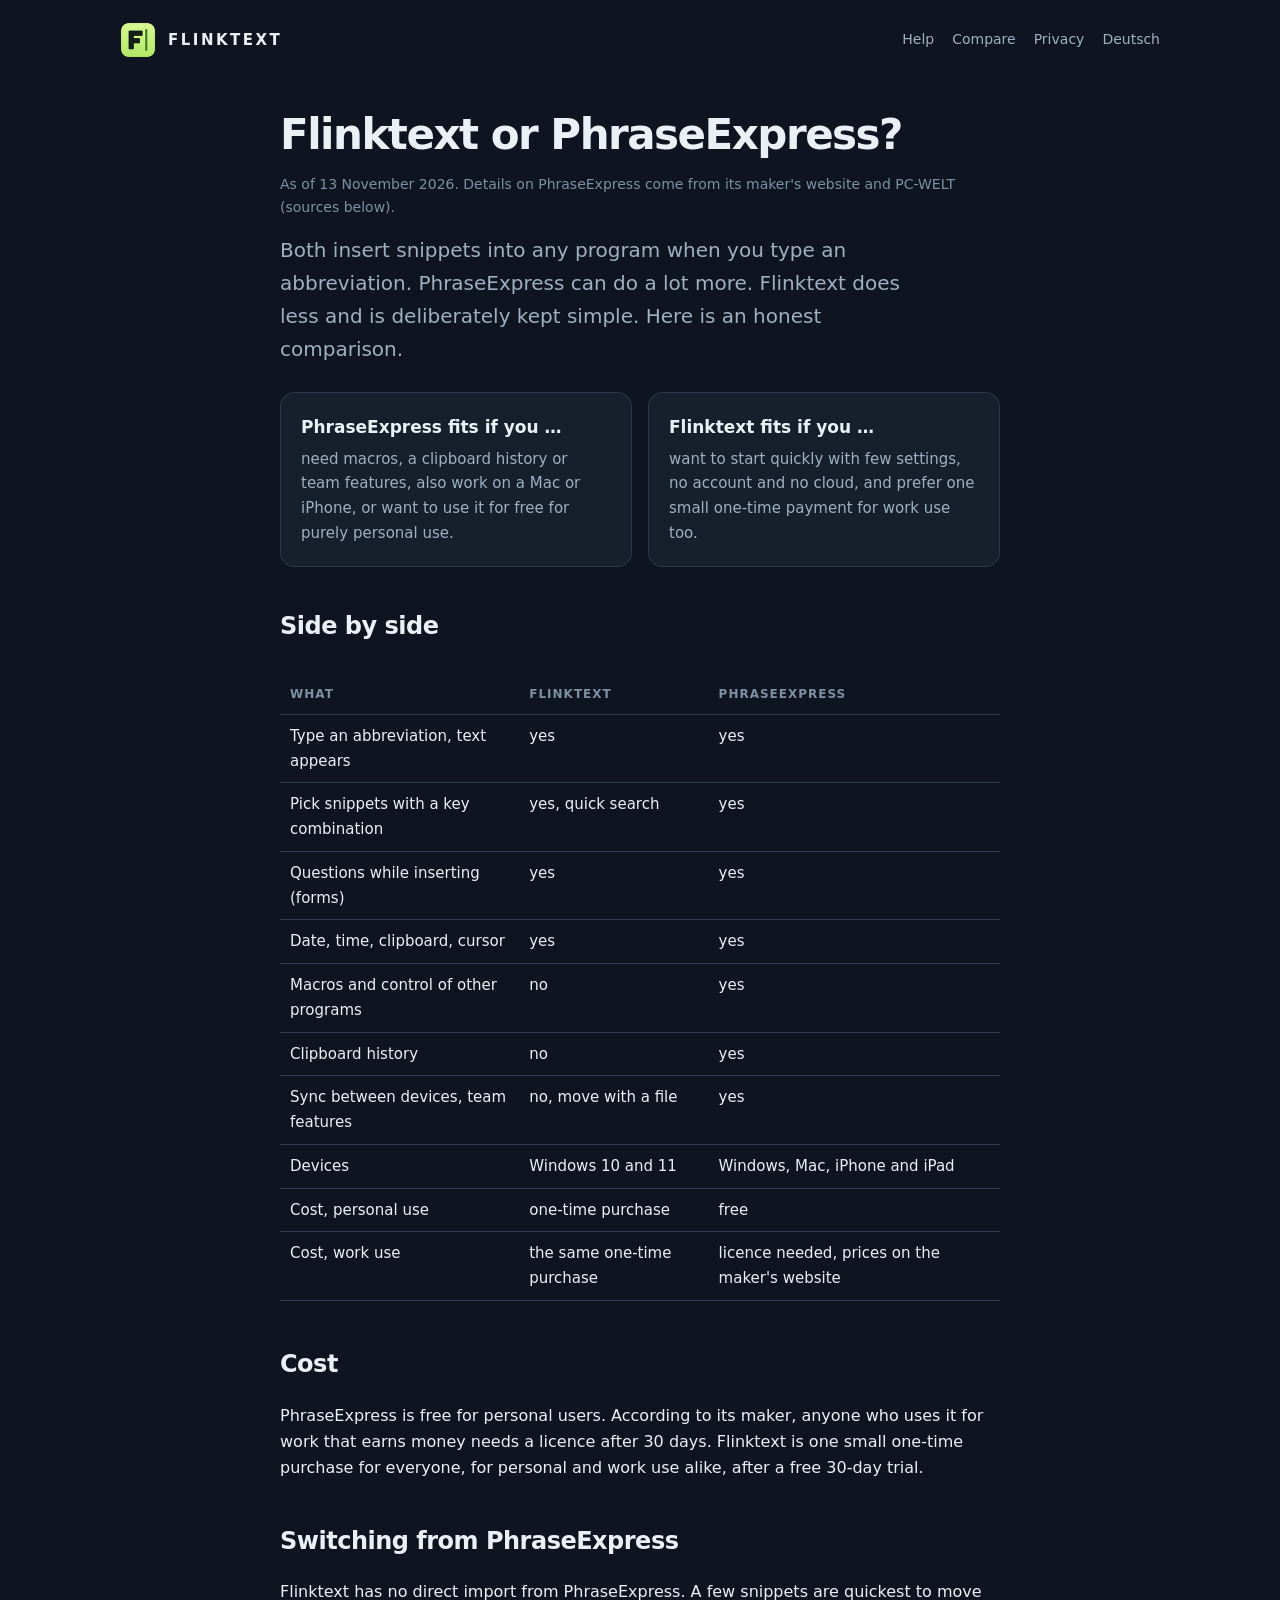
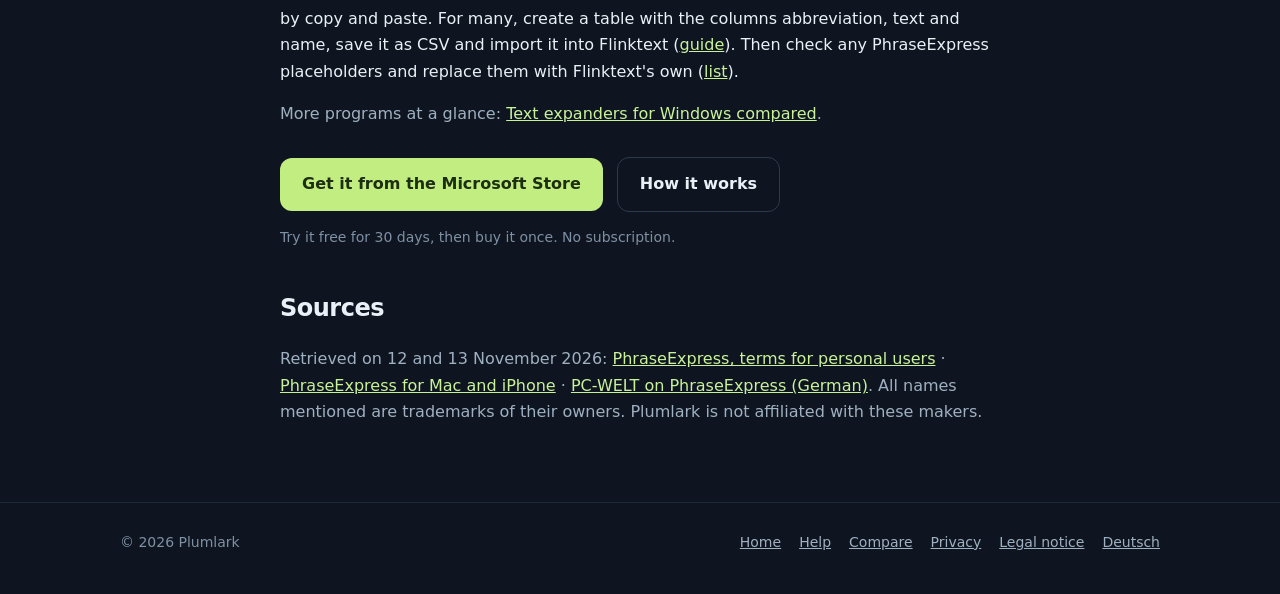
<file: en/flinktext-vs-phraseexpress.html>
<!doctype html>
<html lang="en">
<head>
<meta charset="utf-8">
<meta name="viewport" content="width=device-width,initial-scale=1">
<title>Flinktext or PhraseExpress? · Flinktext</title>
<meta name="description" content="Flinktext and PhraseExpress compared factually: features, cost for personal and work use, devices and switching.">
<link rel="icon" href="../favicon.png">
<link rel="alternate" hreflang="de" href="../flinktext-oder-phraseexpress.html">
<link rel="stylesheet" href="../style.css">
</head>
<body>
<header class="wrap top">
 <a class="brand" href="./"><img src="../img/icon-64.png" alt="">FLINKTEXT</a>
 <nav><a href="help.html">Help</a><a href="compare.html">Compare</a><a href="privacy.html">Privacy</a><a href="../flinktext-oder-phraseexpress.html" hreflang="de" lang="de">Deutsch</a></nav>
</header>

<main class="wrap doc">
<h1>Flinktext or PhraseExpress?</h1>
<p class="stand">As of 13 November 2026. Details on PhraseExpress come from its maker's website and PC-WELT (sources below).</p>
<p class="lead">Both insert snippets into any program when you type an abbreviation. PhraseExpress can do a lot more. Flinktext does less and is deliberately kept simple. Here is an honest comparison.</p>

<div class="grid two">
 <div class="card"><h3>PhraseExpress fits if you …</h3><p>need macros, a clipboard history or team features, also work on a Mac or iPhone, or want to use it for free for purely personal use.</p></div>
 <div class="card"><h3>Flinktext fits if you …</h3><p>want to start quickly with few settings, no account and no cloud, and prefer one small one-time payment for work use too.</p></div>
</div>

<h2 id="table">Side by side</h2>
<div class="table-scroll"><table>
 <tr><th>What</th><th>Flinktext</th><th>PhraseExpress</th></tr>
 <tr><td>Type an abbreviation, text appears</td><td>yes</td><td>yes</td></tr>
 <tr><td>Pick snippets with a key combination</td><td>yes, quick search</td><td>yes</td></tr>
 <tr><td>Questions while inserting (forms)</td><td>yes</td><td>yes</td></tr>
 <tr><td>Date, time, clipboard, cursor</td><td>yes</td><td>yes</td></tr>
 <tr><td>Macros and control of other programs</td><td>no</td><td>yes</td></tr>
 <tr><td>Clipboard history</td><td>no</td><td>yes</td></tr>
 <tr><td>Sync between devices, team features</td><td>no, move with a file</td><td>yes</td></tr>
 <tr><td>Devices</td><td>Windows 10 and 11</td><td>Windows, Mac, iPhone and iPad</td></tr>
 <tr><td>Cost, personal use</td><td>one-time purchase</td><td>free</td></tr>
 <tr><td>Cost, work use</td><td>the same one-time purchase</td><td>licence needed, prices on the maker's website</td></tr>
</table></div>

<h2 id="cost">Cost</h2>
<p>PhraseExpress is free for personal users. According to its maker, anyone who uses it for work that earns money needs a licence after 30 days. Flinktext is one small one-time purchase for everyone, for personal and work use alike, after a free 30-day trial.</p>

<h2 id="switch">Switching from PhraseExpress</h2>
<p>Flinktext has no direct import from PhraseExpress. A few snippets are quickest to move by copy and paste. For many, create a table with the columns abbreviation, text and name, save it as CSV and import it into Flinktext (<a href="help.html#move-in">guide</a>). Then check any PhraseExpress placeholders and replace them with Flinktext's own (<a href="help.html#placeholders">list</a>).</p>

<p class="muted">More programs at a glance: <a href="compare.html">Text expanders for Windows compared</a>.</p>

<div class="cta" style="margin-top:30px">
 <a class="button" href="https://apps.microsoft.com/search?query=Flinktext">Get it from the Microsoft Store</a>
 <a class="button ghost" href="help.html">How it works</a>
</div>
<p class="price">Try it free for 30 days, then buy it once. No subscription.</p>

<h2 id="sources">Sources</h2>
<p class="muted">Retrieved on 12 and 13 November 2026: <a href="https://www.phraseexpress.com/shop/freeware/">PhraseExpress, terms for personal users</a> · <a href="https://www.phraseexpress.com/mac">PhraseExpress for Mac and iPhone</a> · <a href="https://www.pcwelt.de/article/1134868/phraseexpress-3.html">PC-WELT on PhraseExpress (German)</a>. All names mentioned are trademarks of their owners. Plumlark is not affiliated with these makers.</p>
</main>

<footer><div class="wrap">
 <span>© 2026 Plumlark</span><span class="grow"></span>
 <a href="./">Home</a><a href="help.html">Help</a><a href="compare.html">Compare</a><a href="privacy.html">Privacy</a><a href="../impressum.html">Legal notice</a><a href="../flinktext-oder-phraseexpress.html" hreflang="de" lang="de">Deutsch</a>
</div></footer>
</body>
</html>
</file>
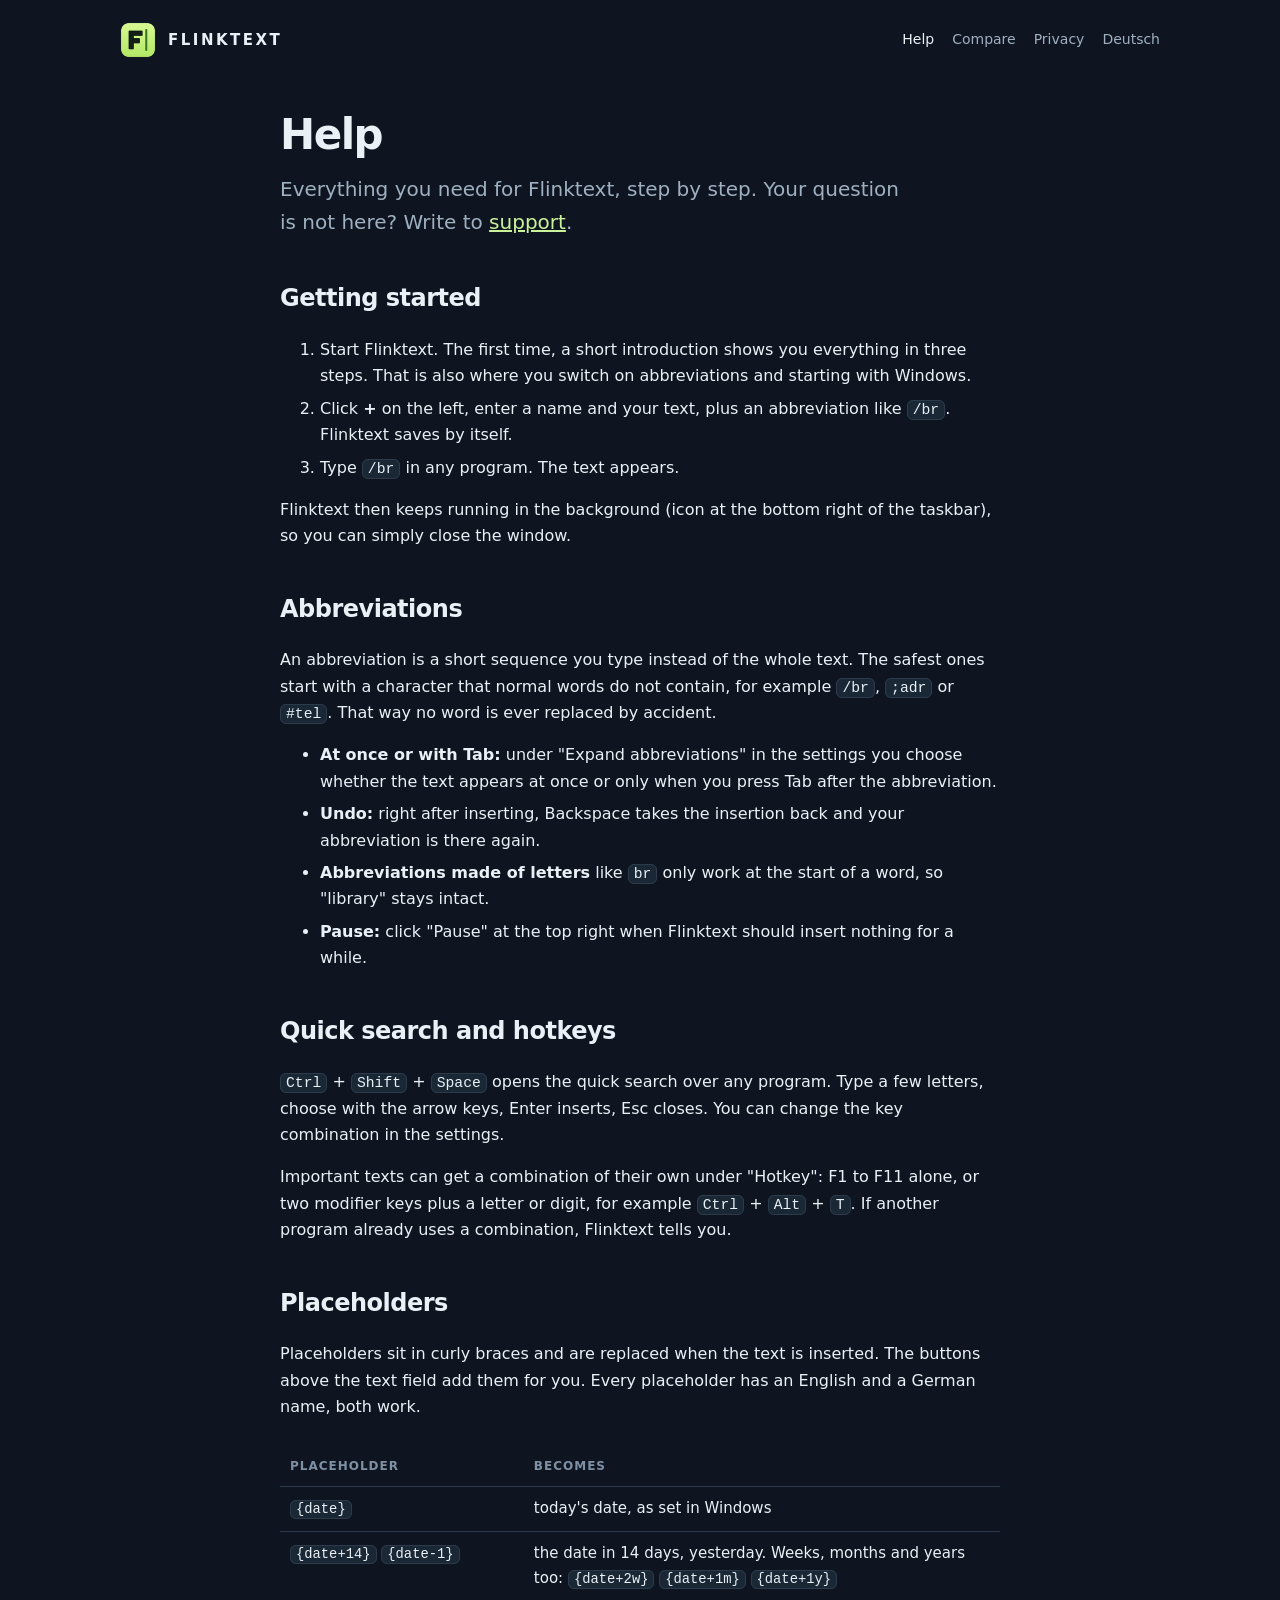
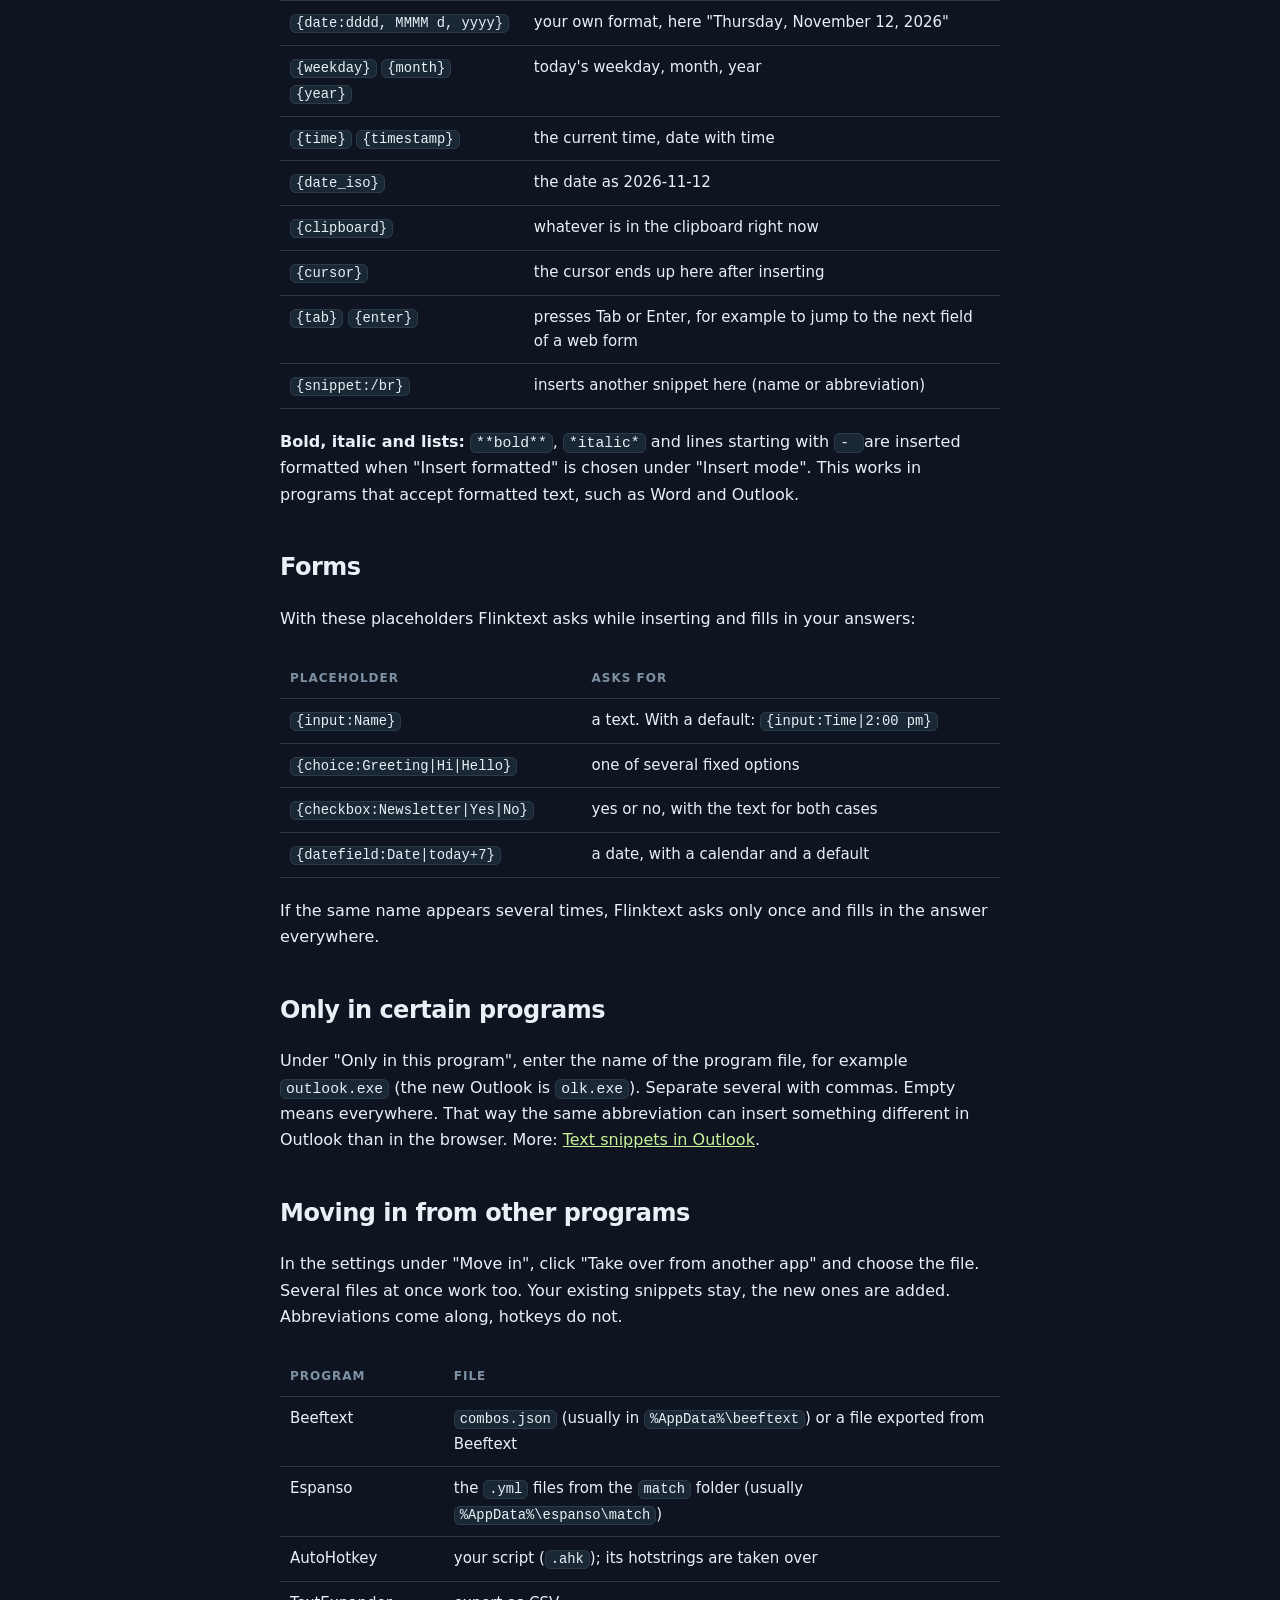
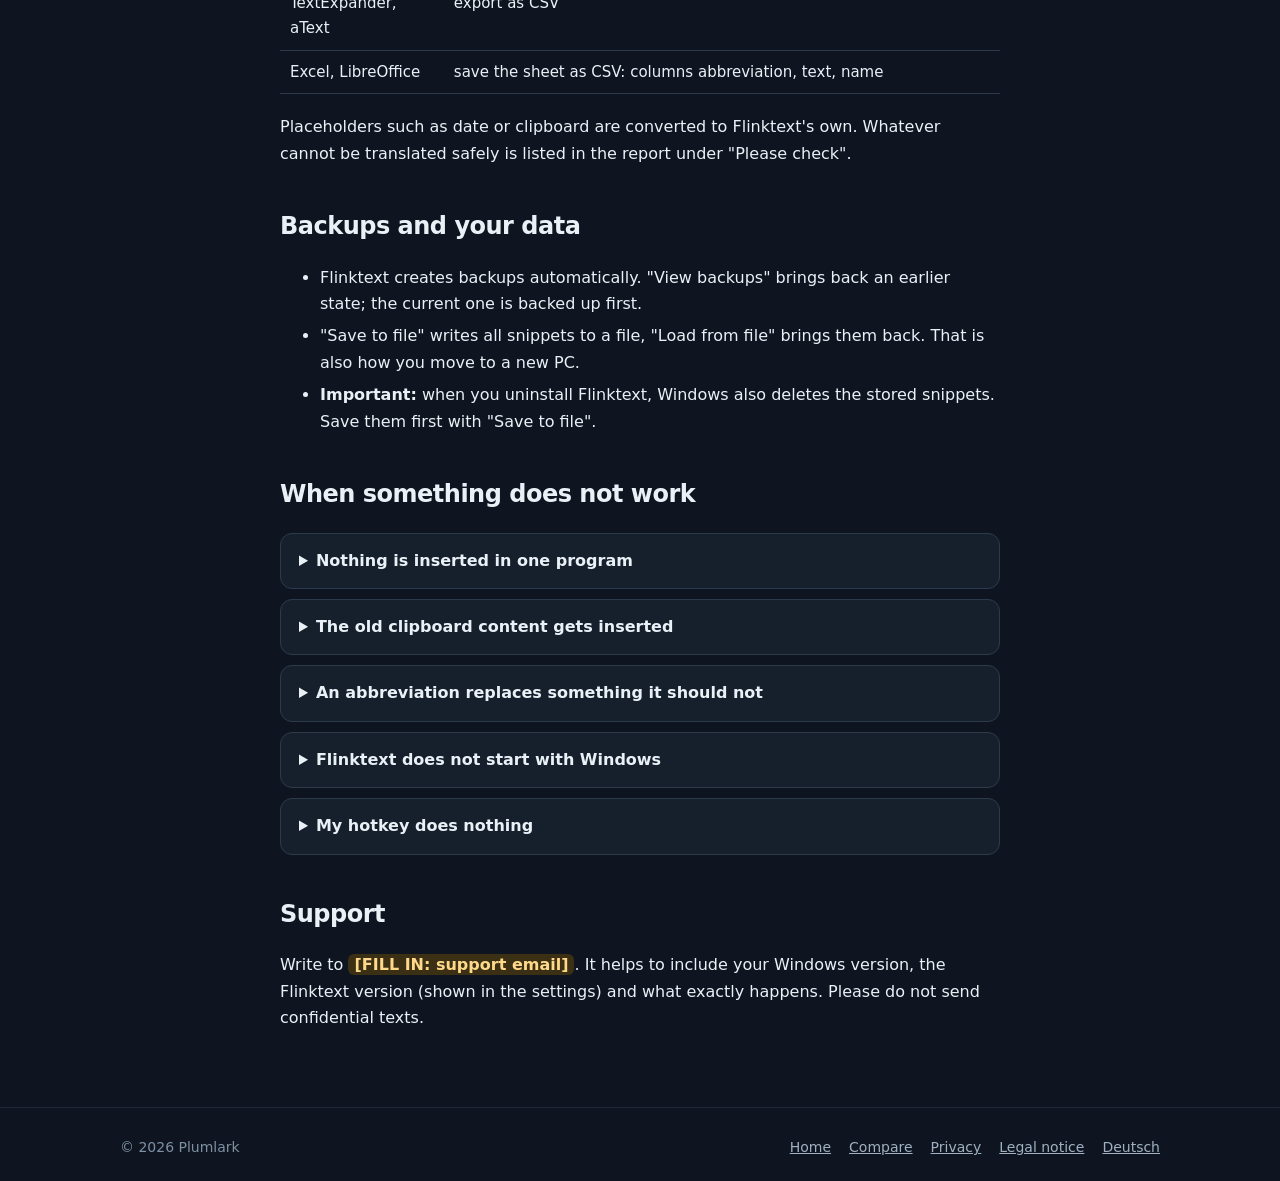
<file: en/help.html>
<!doctype html>
<html lang="en">
<head>
<meta charset="utf-8">
<meta name="viewport" content="width=device-width,initial-scale=1">
<title>Help · Flinktext</title>
<meta name="description" content="Flinktext guide: abbreviations, quick search, placeholders, forms, moving in from other programs, backups and answers to common questions.">
<link rel="icon" href="../favicon.png">
<link rel="alternate" hreflang="de" href="../hilfe.html">
<link rel="stylesheet" href="../style.css">
</head>
<body>
<header class="wrap top">
 <a class="brand" href="./"><img src="../img/icon-64.png" alt="">FLINKTEXT</a>
 <nav><a href="help.html" aria-current="page">Help</a><a href="compare.html">Compare</a><a href="privacy.html">Privacy</a><a href="../hilfe.html" hreflang="de" lang="de">Deutsch</a></nav>
</header>

<main class="wrap doc">
<h1>Help</h1>
<p class="lead">Everything you need for Flinktext, step by step. Your question is not here? Write to <a href="#support">support</a>.</p>

<h2 id="start">Getting started</h2>
<ol>
 <li>Start Flinktext. The first time, a short introduction shows you everything in three steps. That is also where you switch on abbreviations and starting with Windows.</li>
 <li>Click <strong>+</strong> on the left, enter a name and your text, plus an abbreviation like <code>/br</code>. Flinktext saves by itself.</li>
 <li>Type <code>/br</code> in any program. The text appears.</li>
</ol>
<p>Flinktext then keeps running in the background (icon at the bottom right of the taskbar), so you can simply close the window.</p>

<h2 id="abbreviations">Abbreviations</h2>
<p>An abbreviation is a short sequence you type instead of the whole text. The safest ones start with a character that normal words do not contain, for example <code>/br</code>, <code>;adr</code> or <code>#tel</code>. That way no word is ever replaced by accident.</p>
<ul>
 <li><strong>At once or with Tab:</strong> under "Expand abbreviations" in the settings you choose whether the text appears at once or only when you press Tab after the abbreviation.</li>
 <li><strong>Undo:</strong> right after inserting, Backspace takes the insertion back and your abbreviation is there again.</li>
 <li><strong>Abbreviations made of letters</strong> like <code>br</code> only work at the start of a word, so "library" stays intact.</li>
 <li><strong>Pause:</strong> click "Pause" at the top right when Flinktext should insert nothing for a while.</li>
</ul>

<h2 id="quick-search">Quick search and hotkeys</h2>
<p><code>Ctrl</code> + <code>Shift</code> + <code>Space</code> opens the quick search over any program. Type a few letters, choose with the arrow keys, Enter inserts, Esc closes. You can change the key combination in the settings.</p>
<p>Important texts can get a combination of their own under "Hotkey": F1 to F11 alone, or two modifier keys plus a letter or digit, for example <code>Ctrl</code> + <code>Alt</code> + <code>T</code>. If another program already uses a combination, Flinktext tells you.</p>

<h2 id="placeholders">Placeholders</h2>
<p>Placeholders sit in curly braces and are replaced when the text is inserted. The buttons above the text field add them for you. Every placeholder has an English and a German name, both work.</p>
<div class="table-scroll"><table>
 <tr><th>Placeholder</th><th>Becomes</th></tr>
 <tr><td><code>{date}</code></td><td>today's date, as set in Windows</td></tr>
 <tr><td><code>{date+14}</code> <code>{date-1}</code></td><td>the date in 14 days, yesterday. Weeks, months and years too: <code>{date+2w}</code> <code>{date+1m}</code> <code>{date+1y}</code></td></tr>
 <tr><td><code>{date:dddd, MMMM d, yyyy}</code></td><td>your own format, here "Thursday, November 12, 2026"</td></tr>
 <tr><td><code>{weekday}</code> <code>{month}</code> <code>{year}</code></td><td>today's weekday, month, year</td></tr>
 <tr><td><code>{time}</code> <code>{timestamp}</code></td><td>the current time, date with time</td></tr>
 <tr><td><code>{date_iso}</code></td><td>the date as 2026-11-12</td></tr>
 <tr><td><code>{clipboard}</code></td><td>whatever is in the clipboard right now</td></tr>
 <tr><td><code>{cursor}</code></td><td>the cursor ends up here after inserting</td></tr>
 <tr><td><code>{tab}</code> <code>{enter}</code></td><td>presses Tab or Enter, for example to jump to the next field of a web form</td></tr>
 <tr><td><code>{snippet:/br}</code></td><td>inserts another snippet here (name or abbreviation)</td></tr>
</table></div>
<p><strong>Bold, italic and lists:</strong> <code>**bold**</code>, <code>*italic*</code> and lines starting with <code>- </code> are inserted formatted when "Insert formatted" is chosen under "Insert mode". This works in programs that accept formatted text, such as Word and Outlook.</p>

<h2 id="forms">Forms</h2>
<p>With these placeholders Flinktext asks while inserting and fills in your answers:</p>
<div class="table-scroll"><table>
 <tr><th>Placeholder</th><th>Asks for</th></tr>
 <tr><td><code>{input:Name}</code></td><td>a text. With a default: <code>{input:Time|2:00 pm}</code></td></tr>
 <tr><td><code>{choice:Greeting|Hi|Hello}</code></td><td>one of several fixed options</td></tr>
 <tr><td><code>{checkbox:Newsletter|Yes|No}</code></td><td>yes or no, with the text for both cases</td></tr>
 <tr><td><code>{datefield:Date|today+7}</code></td><td>a date, with a calendar and a default</td></tr>
</table></div>
<p>If the same name appears several times, Flinktext asks only once and fills in the answer everywhere.</p>

<h2 id="programs">Only in certain programs</h2>
<p>Under "Only in this program", enter the name of the program file, for example <code>outlook.exe</code> (the new Outlook is <code>olk.exe</code>). Separate several with commas. Empty means everywhere. That way the same abbreviation can insert something different in Outlook than in the browser. More: <a href="outlook.html">Text snippets in Outlook</a>.</p>

<h2 id="move-in">Moving in from other programs</h2>
<p>In the settings under "Move in", click "Take over from another app" and choose the file. Several files at once work too. Your existing snippets stay, the new ones are added. Abbreviations come along, hotkeys do not.</p>
<div class="table-scroll"><table>
 <tr><th>Program</th><th>File</th></tr>
 <tr><td>Beeftext</td><td><code>combos.json</code> (usually in <code>%AppData%\beeftext</code>) or a file exported from Beeftext</td></tr>
 <tr><td>Espanso</td><td>the <code>.yml</code> files from the <code>match</code> folder (usually <code>%AppData%\espanso\match</code>)</td></tr>
 <tr><td>AutoHotkey</td><td>your script (<code>.ahk</code>); its hotstrings are taken over</td></tr>
 <tr><td>TextExpander, aText</td><td>export as CSV</td></tr>
 <tr><td>Excel, LibreOffice</td><td>save the sheet as CSV: columns abbreviation, text, name</td></tr>
</table></div>
<p>Placeholders such as date or clipboard are converted to Flinktext's own. Whatever cannot be translated safely is listed in the report under "Please check".</p>

<h2 id="backups">Backups and your data</h2>
<ul>
 <li>Flinktext creates backups automatically. "View backups" brings back an earlier state; the current one is backed up first.</li>
 <li>"Save to file" writes all snippets to a file, "Load from file" brings them back. That is also how you move to a new PC.</li>
 <li><strong>Important:</strong> when you uninstall Flinktext, Windows also deletes the stored snippets. Save them first with "Save to file".</li>
</ul>

<h2 id="problems">When something does not work</h2>
<details><summary>Nothing is inserted in one program</summary><p>Does that program run as administrator? Then Windows keeps other programs out of it, and Flinktext shows a message about it. Fix: start the program normally. Also check whether Flinktext is paused, or whether the snippet is limited to another program under "Only in this program".</p></details>
<details><summary>The old clipboard content gets inserted</summary><p>Some slow programs read the clipboard late. In the settings under "Advanced", raise the wait before restoring, for example to 800. Or choose the insert mode "Type character by character" for that snippet.</p></details>
<details><summary>An abbreviation replaces something it should not</summary><p>Use an abbreviation that starts with a special character such as <code>/</code> or <code>;</code>, or set "Expand abbreviations" to "Only after the Tab key". Right after a wrong replacement, Backspace helps.</p></details>
<details><summary>Flinktext does not start with Windows</summary><p>Switch on "Start with Windows" in the settings. If it says "Switched off in Windows", startup was turned off in the Windows settings under Apps, Startup. The button next to it opens exactly that page.</p></details>
<details><summary>My hotkey does nothing</summary><p>Another program already uses it. Flinktext shows this next to the hotkey. Choose a different one, for example with <code>Ctrl</code> + <code>Alt</code>.</p></details>

<h2 id="support">Support</h2>
<p>Write to <span class="todo">[FILL IN: support email]</span>. It helps to include your Windows version, the Flinktext version (shown in the settings) and what exactly happens. Please do not send confidential texts.</p>
</main>

<footer><div class="wrap">
 <span>© 2026 Plumlark</span><span class="grow"></span>
 <a href="./">Home</a><a href="compare.html">Compare</a><a href="privacy.html">Privacy</a><a href="../impressum.html">Legal notice</a><a href="../hilfe.html" hreflang="de" lang="de">Deutsch</a>
</div></footer>
</body>
</html>
</file>
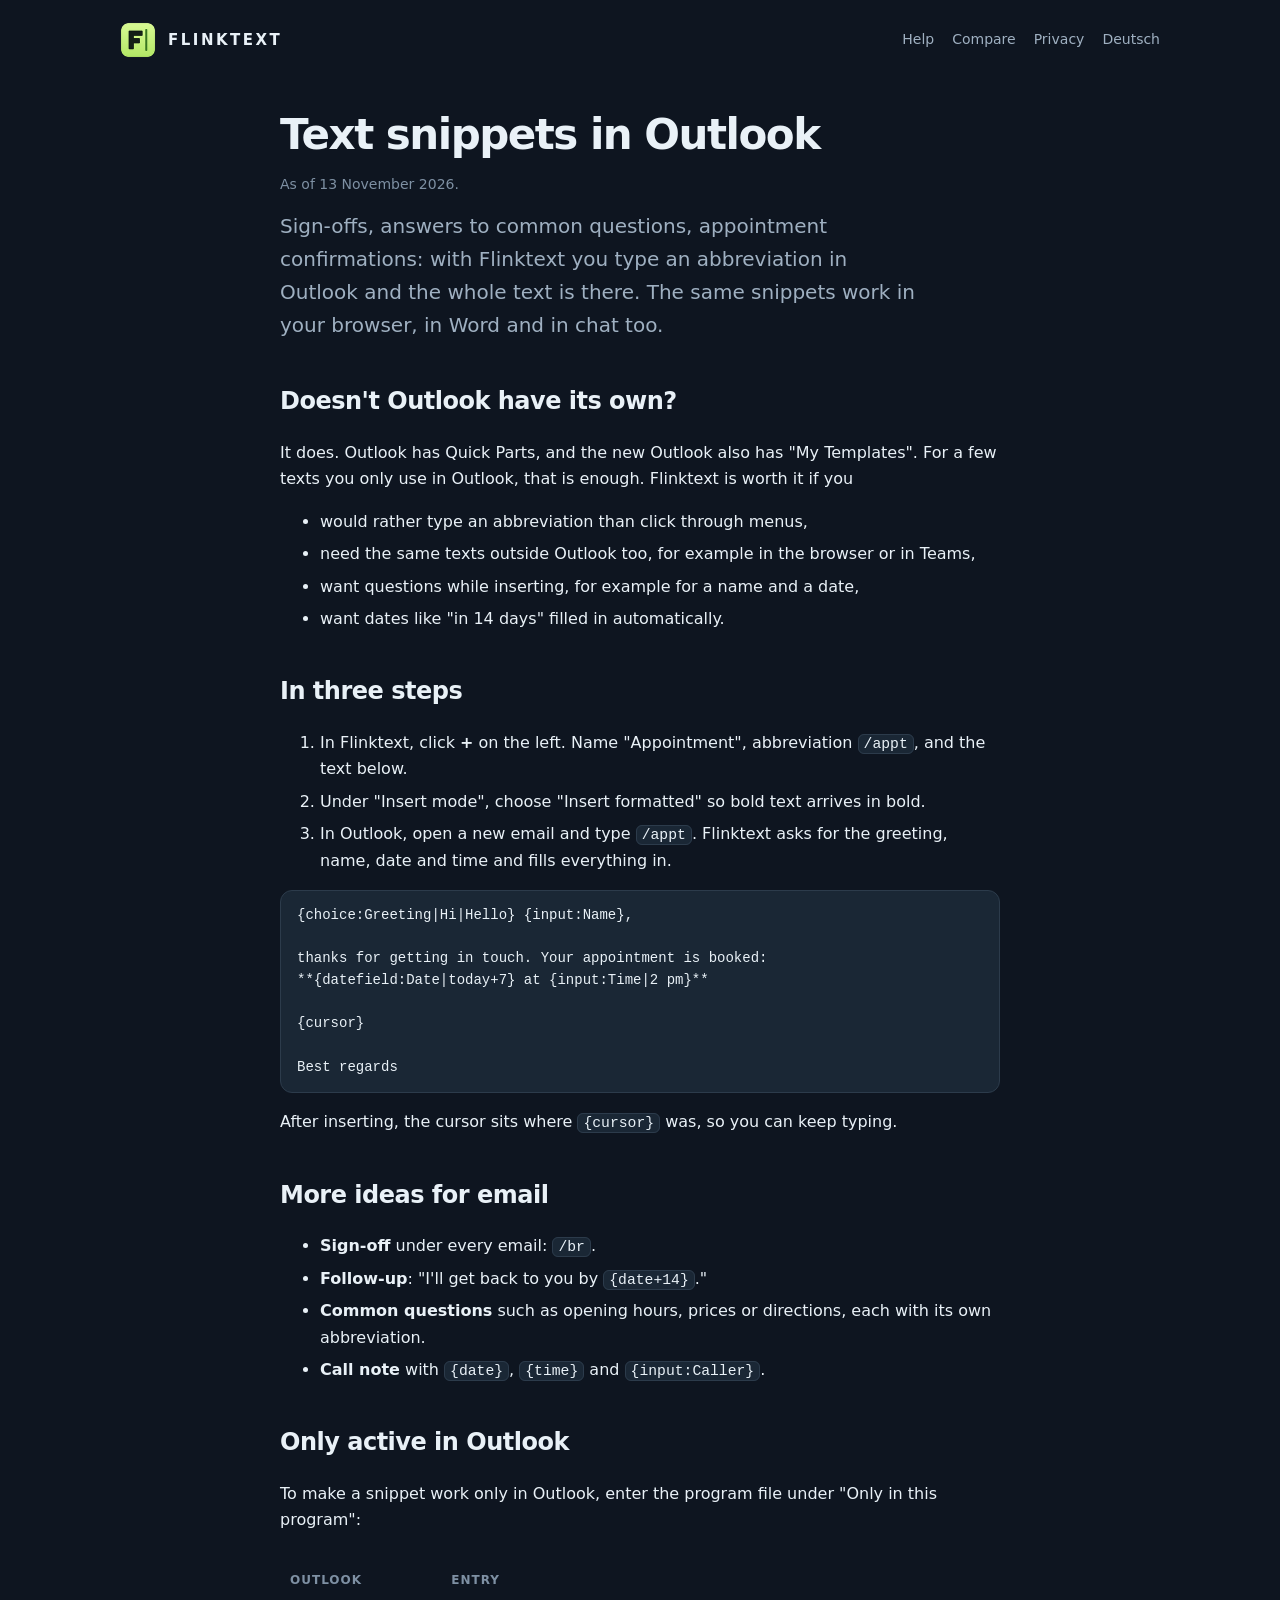
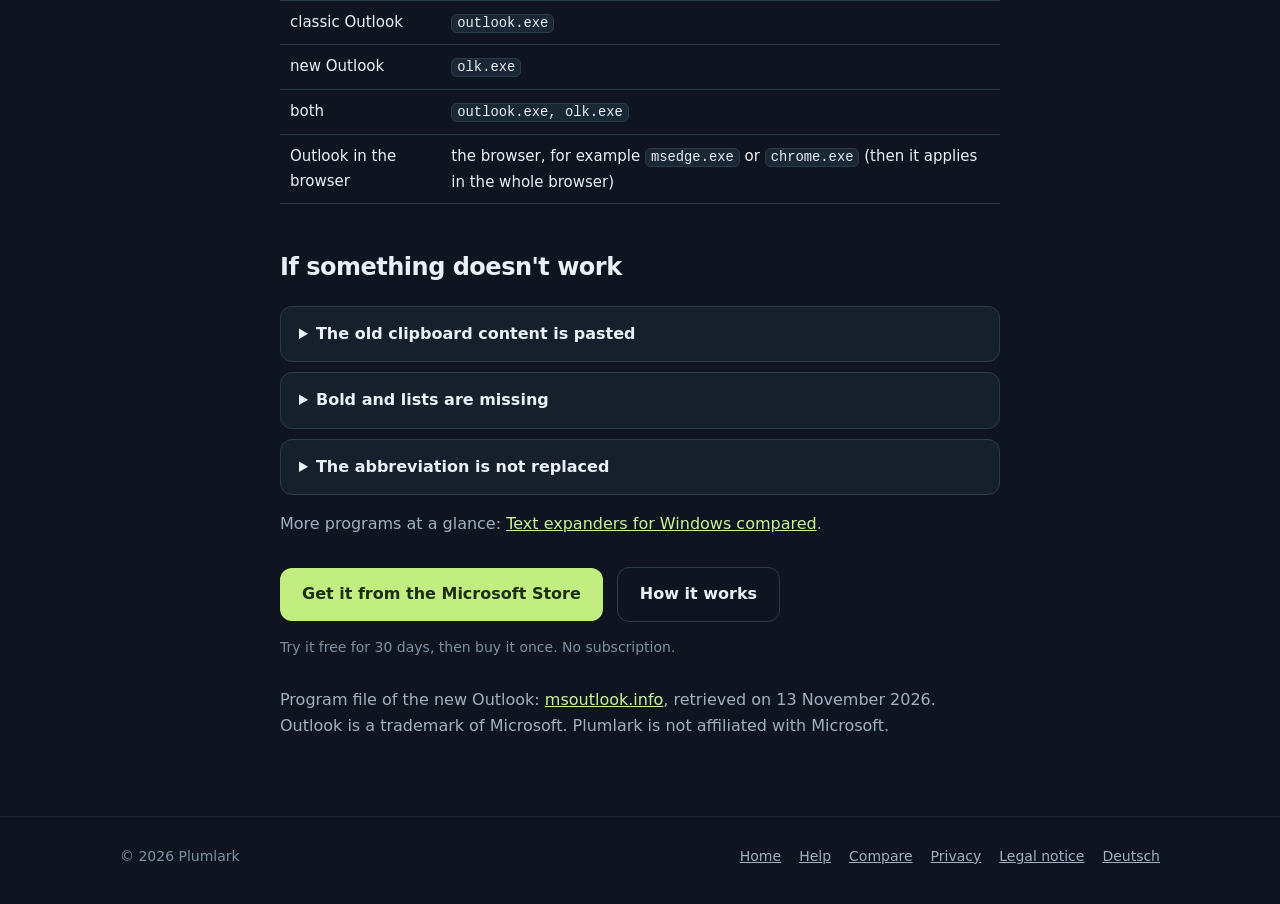
<file: en/outlook.html>
<!doctype html>
<html lang="en">
<head>
<meta charset="utf-8">
<meta name="viewport" content="width=device-width,initial-scale=1">
<title>Text snippets in Outlook · Flinktext</title>
<meta name="description" content="Insert text snippets in Outlook with an abbreviation: a guide with an example, questions for name and date, and Outlook-only snippets (outlook.exe, olk.exe).">
<link rel="icon" href="../favicon.png">
<link rel="alternate" hreflang="de" href="../textbausteine-outlook.html">
<link rel="stylesheet" href="../style.css">
</head>
<body>
<header class="wrap top">
 <a class="brand" href="./"><img src="../img/icon-64.png" alt="">FLINKTEXT</a>
 <nav><a href="help.html">Help</a><a href="compare.html">Compare</a><a href="privacy.html">Privacy</a><a href="../textbausteine-outlook.html" hreflang="de" lang="de">Deutsch</a></nav>
</header>

<main class="wrap doc">
<h1>Text snippets in Outlook</h1>
<p class="stand">As of 13 November 2026.</p>
<p class="lead">Sign-offs, answers to common questions, appointment confirmations: with Flinktext you type an abbreviation in Outlook and the whole text is there. The same snippets work in your browser, in Word and in chat too.</p>

<h2 id="built-in">Doesn't Outlook have its own?</h2>
<p>It does. Outlook has Quick Parts, and the new Outlook also has "My Templates". For a few texts you only use in Outlook, that is enough. Flinktext is worth it if you</p>
<ul>
 <li>would rather type an abbreviation than click through menus,</li>
 <li>need the same texts outside Outlook too, for example in the browser or in Teams,</li>
 <li>want questions while inserting, for example for a name and a date,</li>
 <li>want dates like "in 14 days" filled in automatically.</li>
</ul>

<h2 id="steps">In three steps</h2>
<ol>
 <li>In Flinktext, click <strong>+</strong> on the left. Name "Appointment", abbreviation <code>/appt</code>, and the text below.</li>
 <li>Under "Insert mode", choose "Insert formatted" so bold text arrives in bold.</li>
 <li>In Outlook, open a new email and type <code>/appt</code>. Flinktext asks for the greeting, name, date and time and fills everything in.</li>
</ol>
<pre><code>{choice:Greeting|Hi|Hello} {input:Name},

thanks for getting in touch. Your appointment is booked:
**{datefield:Date|today+7} at {input:Time|2 pm}**

{cursor}

Best regards</code></pre>
<p>After inserting, the cursor sits where <code>{cursor}</code> was, so you can keep typing.</p>

<h2 id="ideas">More ideas for email</h2>
<ul>
 <li><strong>Sign-off</strong> under every email: <code>/br</code>.</li>
 <li><strong>Follow-up</strong>: "I'll get back to you by <code>{date+14}</code>."</li>
 <li><strong>Common questions</strong> such as opening hours, prices or directions, each with its own abbreviation.</li>
 <li><strong>Call note</strong> with <code>{date}</code>, <code>{time}</code> and <code>{input:Caller}</code>.</li>
</ul>

<h2 id="only-outlook">Only active in Outlook</h2>
<p>To make a snippet work only in Outlook, enter the program file under "Only in this program":</p>
<div class="table-scroll"><table>
 <tr><th>Outlook</th><th>Entry</th></tr>
 <tr><td>classic Outlook</td><td><code>outlook.exe</code></td></tr>
 <tr><td>new Outlook</td><td><code>olk.exe</code></td></tr>
 <tr><td>both</td><td><code>outlook.exe, olk.exe</code></td></tr>
 <tr><td>Outlook in the browser</td><td>the browser, for example <code>msedge.exe</code> or <code>chrome.exe</code> (then it applies in the whole browser)</td></tr>
</table></div>

<h2 id="problems">If something doesn't work</h2>
<details><summary>The old clipboard content is pasted</summary><p>Under Settings, "Advanced", raise the wait before restoring, for example to 800. More in the <a href="help.html#problems">Help</a>.</p></details>
<details><summary>Bold and lists are missing</summary><p>Set the snippet's insert mode to "Insert formatted". If the email is set to plain text, only plain text arrives.</p></details>
<details><summary>The abbreviation is not replaced</summary><p>Check whether Flinktext is paused and whether "Only in this program" names the right Outlook (see the table above).</p></details>

<p class="muted">More programs at a glance: <a href="compare.html">Text expanders for Windows compared</a>.</p>

<div class="cta" style="margin-top:30px">
 <a class="button" href="https://apps.microsoft.com/search?query=Flinktext">Get it from the Microsoft Store</a>
 <a class="button ghost" href="help.html">How it works</a>
</div>
<p class="price">Try it free for 30 days, then buy it once. No subscription.</p>

<p class="muted" style="margin-top:28px">Program file of the new Outlook: <a href="https://www.msoutlook.info/?p=1432">msoutlook.info</a>, retrieved on 13 November 2026. Outlook is a trademark of Microsoft. Plumlark is not affiliated with Microsoft.</p>
</main>

<footer><div class="wrap">
 <span>© 2026 Plumlark</span><span class="grow"></span>
 <a href="./">Home</a><a href="help.html">Help</a><a href="compare.html">Compare</a><a href="privacy.html">Privacy</a><a href="../impressum.html">Legal notice</a><a href="../textbausteine-outlook.html" hreflang="de" lang="de">Deutsch</a>
</div></footer>
</body>
</html>
</file>
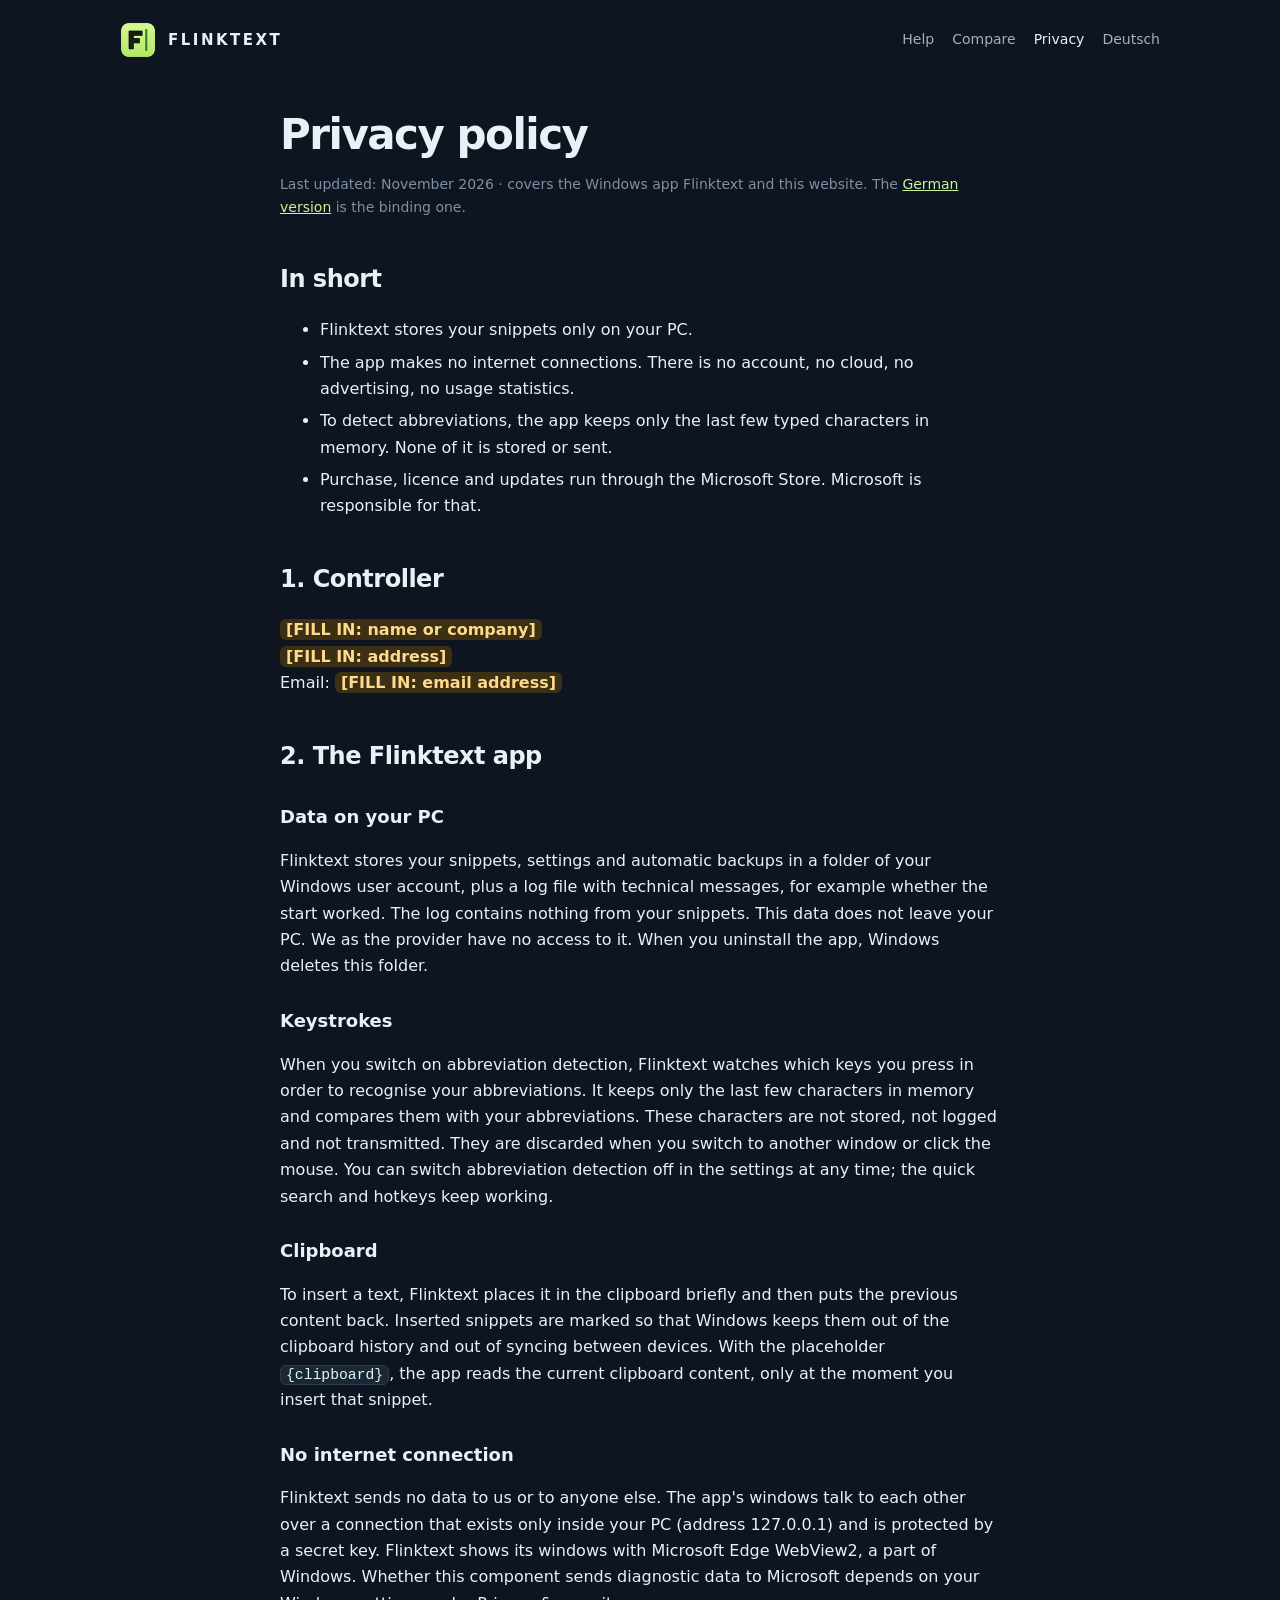
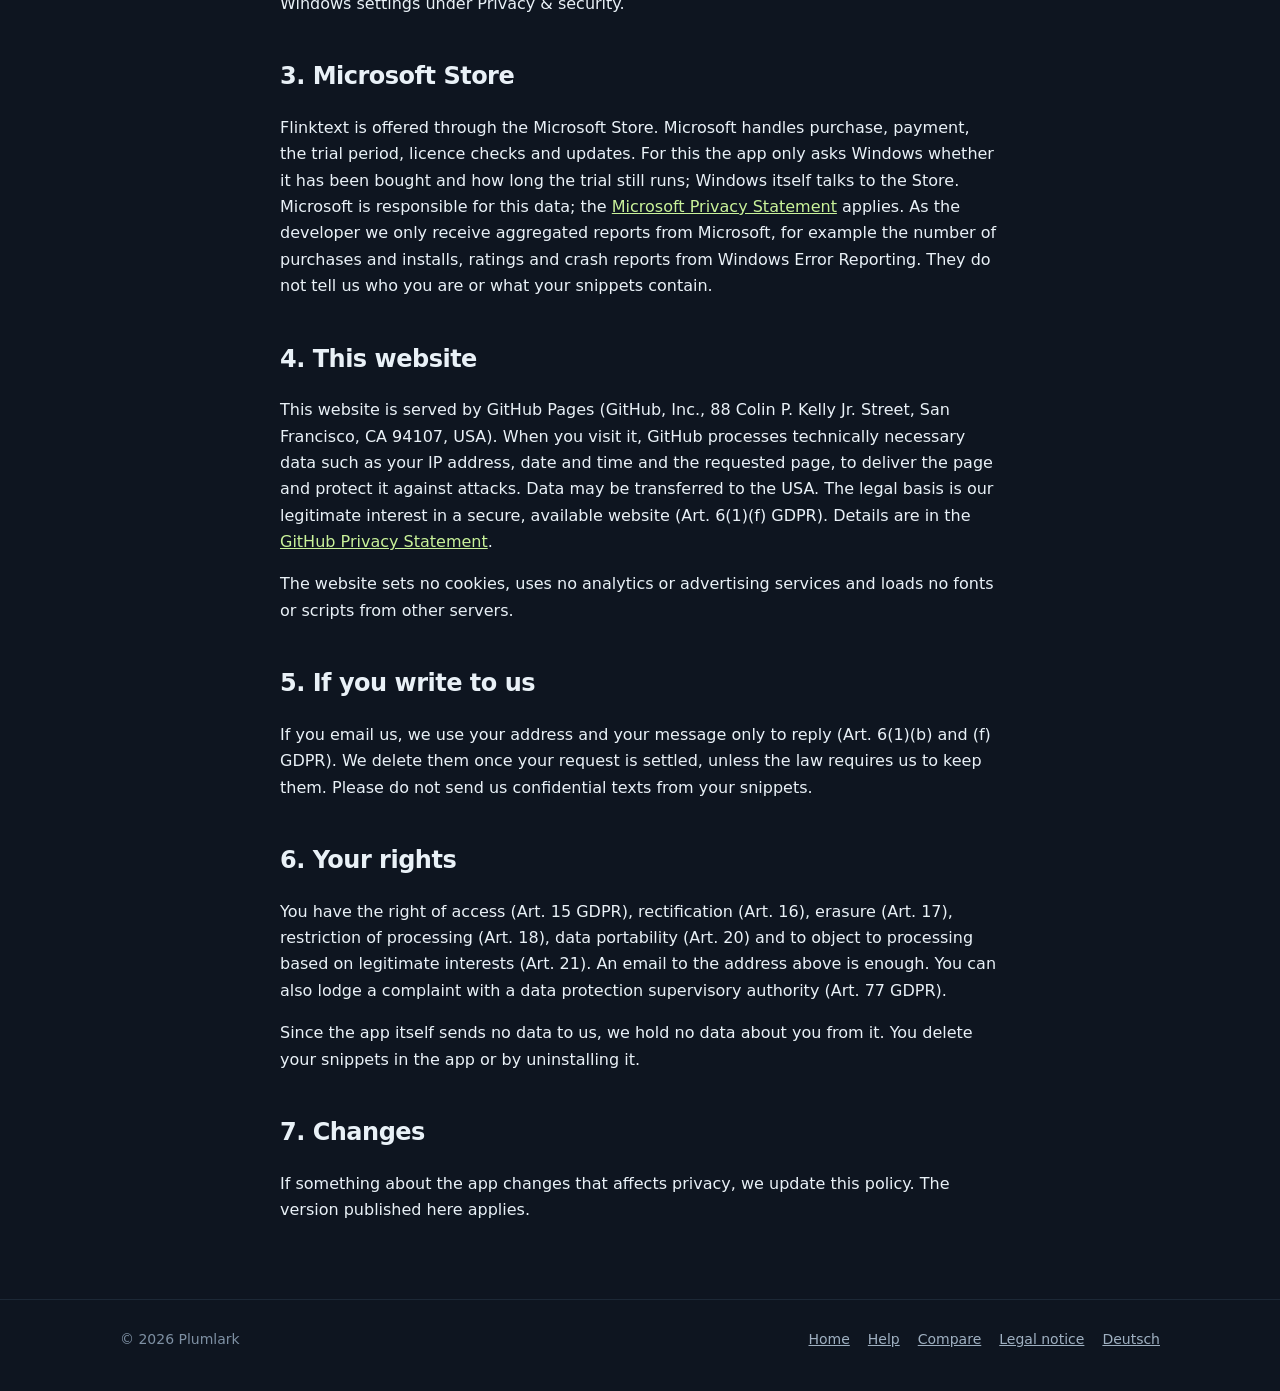
<file: en/privacy.html>
<!doctype html>
<html lang="en">
<head>
<meta charset="utf-8">
<meta name="viewport" content="width=device-width,initial-scale=1">
<title>Privacy · Flinktext</title>
<meta name="description" content="Privacy policy for the Windows app Flinktext and this website.">
<link rel="icon" href="../favicon.png">
<link rel="alternate" hreflang="de" href="../datenschutz.html">
<link rel="stylesheet" href="../style.css">
</head>
<body>
<header class="wrap top">
 <a class="brand" href="./"><img src="../img/icon-64.png" alt="">FLINKTEXT</a>
 <nav><a href="help.html">Help</a><a href="compare.html">Compare</a><a href="privacy.html" aria-current="page">Privacy</a><a href="../datenschutz.html" hreflang="de" lang="de">Deutsch</a></nav>
</header>

<main class="wrap doc">
<h1>Privacy policy</h1>
<p class="stand">Last updated: November 2026 · covers the Windows app Flinktext and this website. The <a href="../datenschutz.html">German version</a> is the binding one.</p>

<h2>In short</h2>
<ul>
 <li>Flinktext stores your snippets only on your PC.</li>
 <li>The app makes no internet connections. There is no account, no cloud, no advertising, no usage statistics.</li>
 <li>To detect abbreviations, the app keeps only the last few typed characters in memory. None of it is stored or sent.</li>
 <li>Purchase, licence and updates run through the Microsoft Store. Microsoft is responsible for that.</li>
</ul>

<h2>1. Controller</h2>
<p><span class="todo">[FILL IN: name or company]</span><br>
<span class="todo">[FILL IN: address]</span><br>
Email: <span class="todo">[FILL IN: email address]</span></p>

<h2>2. The Flinktext app</h2>
<h3>Data on your PC</h3>
<p>Flinktext stores your snippets, settings and automatic backups in a folder of your Windows user account, plus a log file with technical messages, for example whether the start worked. The log contains nothing from your snippets. This data does not leave your PC. We as the provider have no access to it. When you uninstall the app, Windows deletes this folder.</p>

<h3>Keystrokes</h3>
<p>When you switch on abbreviation detection, Flinktext watches which keys you press in order to recognise your abbreviations. It keeps only the last few characters in memory and compares them with your abbreviations. These characters are not stored, not logged and not transmitted. They are discarded when you switch to another window or click the mouse. You can switch abbreviation detection off in the settings at any time; the quick search and hotkeys keep working.</p>

<h3>Clipboard</h3>
<p>To insert a text, Flinktext places it in the clipboard briefly and then puts the previous content back. Inserted snippets are marked so that Windows keeps them out of the clipboard history and out of syncing between devices. With the placeholder <code>{clipboard}</code>, the app reads the current clipboard content, only at the moment you insert that snippet.</p>

<h3>No internet connection</h3>
<p>Flinktext sends no data to us or to anyone else. The app's windows talk to each other over a connection that exists only inside your PC (address 127.0.0.1) and is protected by a secret key. Flinktext shows its windows with Microsoft Edge WebView2, a part of Windows. Whether this component sends diagnostic data to Microsoft depends on your Windows settings under Privacy &amp; security.</p>

<h2>3. Microsoft Store</h2>
<p>Flinktext is offered through the Microsoft Store. Microsoft handles purchase, payment, the trial period, licence checks and updates. For this the app only asks Windows whether it has been bought and how long the trial still runs; Windows itself talks to the Store. Microsoft is responsible for this data; the <a href="https://privacy.microsoft.com/en-us/privacystatement">Microsoft Privacy Statement</a> applies. As the developer we only receive aggregated reports from Microsoft, for example the number of purchases and installs, ratings and crash reports from Windows Error Reporting. They do not tell us who you are or what your snippets contain.</p>

<h2>4. This website</h2>
<p>This website is served by GitHub Pages (GitHub, Inc., 88 Colin P. Kelly Jr. Street, San Francisco, CA 94107, USA). When you visit it, GitHub processes technically necessary data such as your IP address, date and time and the requested page, to deliver the page and protect it against attacks. Data may be transferred to the USA. The legal basis is our legitimate interest in a secure, available website (Art. 6(1)(f) GDPR). Details are in the <a href="https://docs.github.com/en/site-policy/privacy-policies/github-general-privacy-statement">GitHub Privacy Statement</a>.</p>
<p>The website sets no cookies, uses no analytics or advertising services and loads no fonts or scripts from other servers.</p>

<h2>5. If you write to us</h2>
<p>If you email us, we use your address and your message only to reply (Art. 6(1)(b) and (f) GDPR). We delete them once your request is settled, unless the law requires us to keep them. Please do not send us confidential texts from your snippets.</p>

<h2>6. Your rights</h2>
<p>You have the right of access (Art. 15 GDPR), rectification (Art. 16), erasure (Art. 17), restriction of processing (Art. 18), data portability (Art. 20) and to object to processing based on legitimate interests (Art. 21). An email to the address above is enough. You can also lodge a complaint with a data protection supervisory authority (Art. 77 GDPR).</p>
<p>Since the app itself sends no data to us, we hold no data about you from it. You delete your snippets in the app or by uninstalling it.</p>

<h2>7. Changes</h2>
<p>If something about the app changes that affects privacy, we update this policy. The version published here applies.</p>
</main>

<footer><div class="wrap">
 <span>© 2026 Plumlark</span><span class="grow"></span>
 <a href="./">Home</a><a href="help.html">Help</a><a href="compare.html">Compare</a><a href="../impressum.html">Legal notice</a><a href="../datenschutz.html" hreflang="de" lang="de">Deutsch</a>
</div></footer>
</body>
</html>
</file>
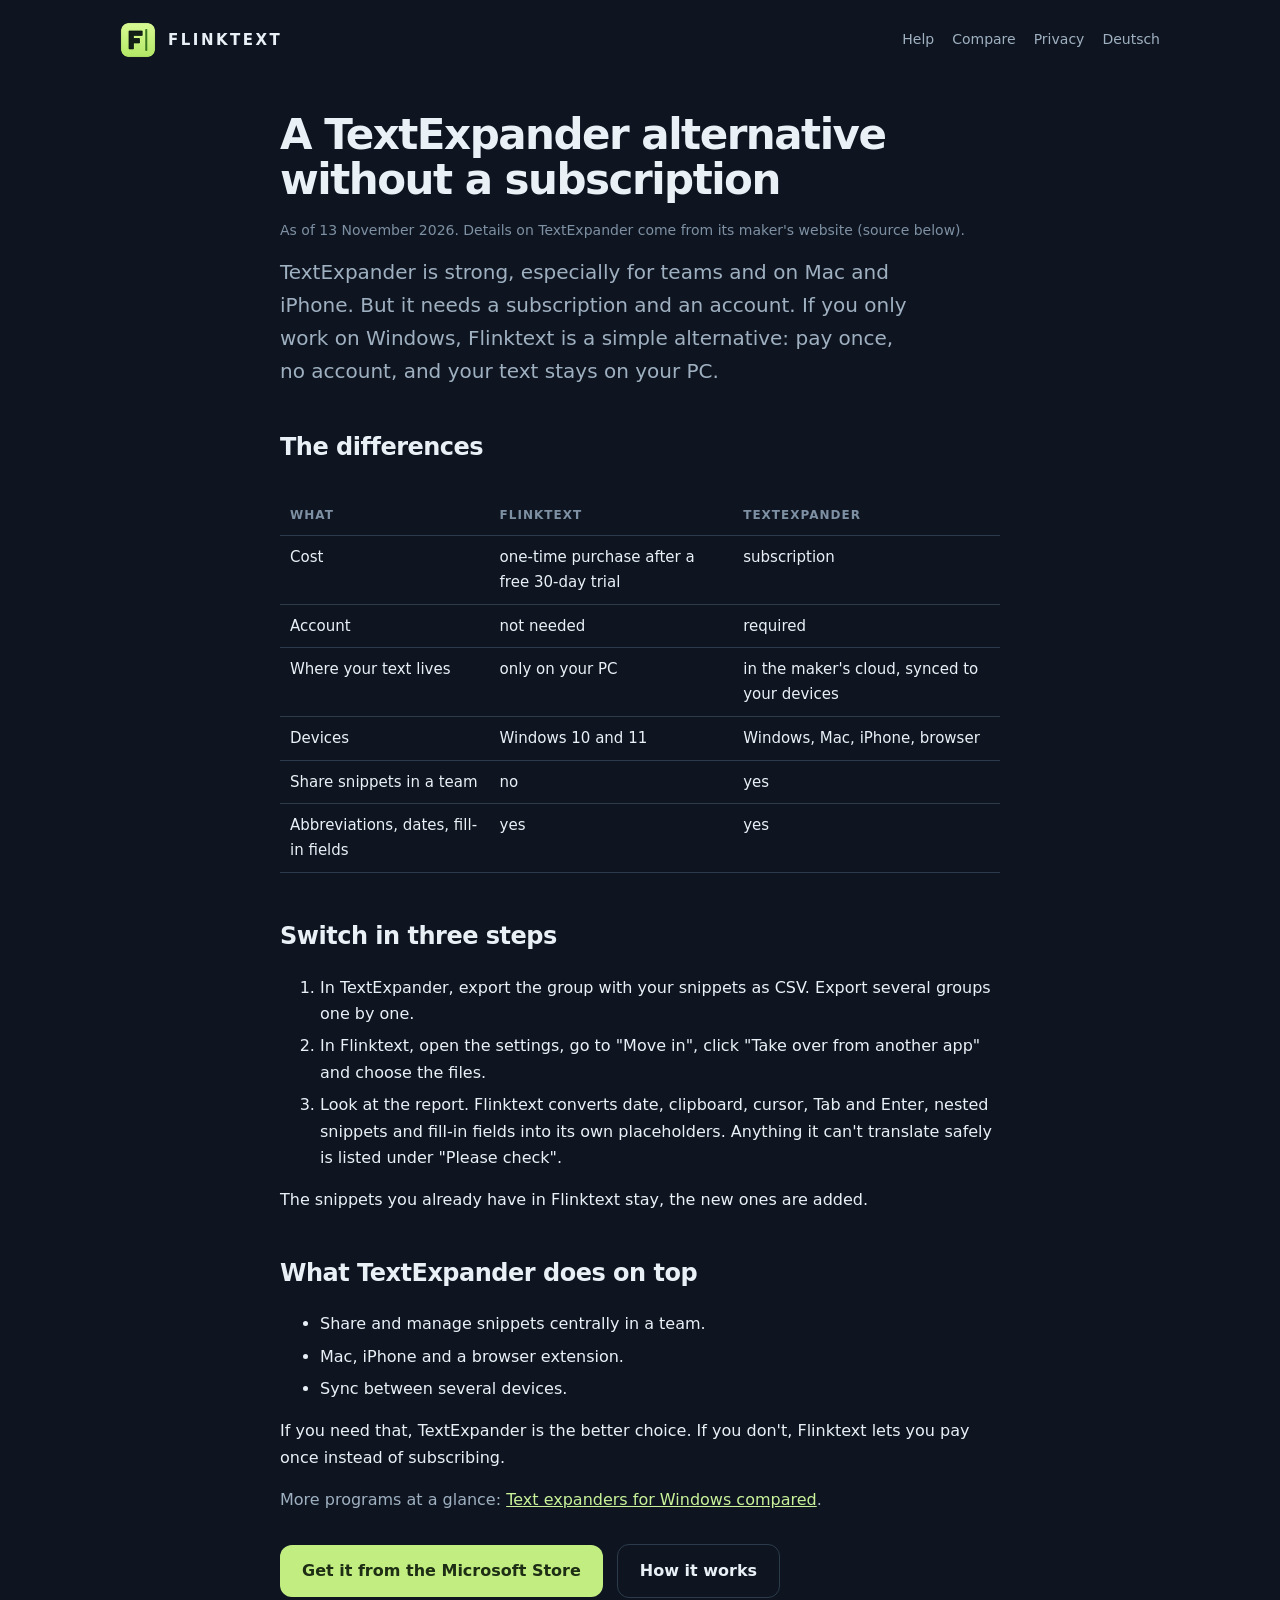
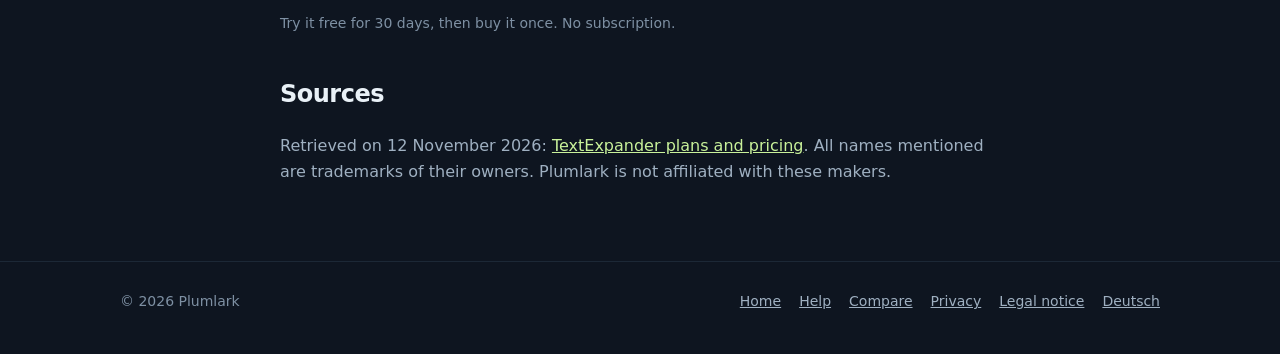
<file: en/textexpander-alternative.html>
<!doctype html>
<html lang="en">
<head>
<meta charset="utf-8">
<meta name="viewport" content="width=device-width,initial-scale=1">
<title>A TextExpander alternative without a subscription · Flinktext</title>
<meta name="description" content="Flinktext as a TextExpander alternative for Windows: pay once instead of subscribing, no account, your text stays on your PC. Switch in three steps.">
<link rel="icon" href="../favicon.png">
<link rel="alternate" hreflang="de" href="../alternative-textexpander.html">
<link rel="stylesheet" href="../style.css">
</head>
<body>
<header class="wrap top">
 <a class="brand" href="./"><img src="../img/icon-64.png" alt="">FLINKTEXT</a>
 <nav><a href="help.html">Help</a><a href="compare.html">Compare</a><a href="privacy.html">Privacy</a><a href="../alternative-textexpander.html" hreflang="de" lang="de">Deutsch</a></nav>
</header>

<main class="wrap doc">
<h1>A TextExpander alternative without a subscription</h1>
<p class="stand">As of 13 November 2026. Details on TextExpander come from its maker's website (source below).</p>
<p class="lead">TextExpander is strong, especially for teams and on Mac and iPhone. But it needs a subscription and an account. If you only work on Windows, Flinktext is a simple alternative: pay once, no account, and your text stays on your PC.</p>

<h2 id="table">The differences</h2>
<div class="table-scroll"><table>
 <tr><th>What</th><th>Flinktext</th><th>TextExpander</th></tr>
 <tr><td>Cost</td><td>one-time purchase after a free 30-day trial</td><td>subscription</td></tr>
 <tr><td>Account</td><td>not needed</td><td>required</td></tr>
 <tr><td>Where your text lives</td><td>only on your PC</td><td>in the maker's cloud, synced to your devices</td></tr>
 <tr><td>Devices</td><td>Windows 10 and 11</td><td>Windows, Mac, iPhone, browser</td></tr>
 <tr><td>Share snippets in a team</td><td>no</td><td>yes</td></tr>
 <tr><td>Abbreviations, dates, fill-in fields</td><td>yes</td><td>yes</td></tr>
</table></div>

<h2 id="switch">Switch in three steps</h2>
<ol>
 <li>In TextExpander, export the group with your snippets as CSV. Export several groups one by one.</li>
 <li>In Flinktext, open the settings, go to "Move in", click "Take over from another app" and choose the files.</li>
 <li>Look at the report. Flinktext converts date, clipboard, cursor, Tab and Enter, nested snippets and fill-in fields into its own placeholders. Anything it can't translate safely is listed under "Please check".</li>
</ol>
<p>The snippets you already have in Flinktext stay, the new ones are added.</p>

<h2 id="more">What TextExpander does on top</h2>
<ul>
 <li>Share and manage snippets centrally in a team.</li>
 <li>Mac, iPhone and a browser extension.</li>
 <li>Sync between several devices.</li>
</ul>
<p>If you need that, TextExpander is the better choice. If you don't, Flinktext lets you pay once instead of subscribing.</p>

<p class="muted">More programs at a glance: <a href="compare.html">Text expanders for Windows compared</a>.</p>

<div class="cta" style="margin-top:30px">
 <a class="button" href="https://apps.microsoft.com/search?query=Flinktext">Get it from the Microsoft Store</a>
 <a class="button ghost" href="help.html">How it works</a>
</div>
<p class="price">Try it free for 30 days, then buy it once. No subscription.</p>

<h2 id="sources">Sources</h2>
<p class="muted">Retrieved on 12 November 2026: <a href="https://textexpander.com/pricing">TextExpander plans and pricing</a>. All names mentioned are trademarks of their owners. Plumlark is not affiliated with these makers.</p>
</main>

<footer><div class="wrap">
 <span>© 2026 Plumlark</span><span class="grow"></span>
 <a href="./">Home</a><a href="help.html">Help</a><a href="compare.html">Compare</a><a href="privacy.html">Privacy</a><a href="../impressum.html">Legal notice</a><a href="../alternative-textexpander.html" hreflang="de" lang="de">Deutsch</a>
</div></footer>
</body>
</html>
</file>
<file: style.css>
:root{
 --bg:#0e1520;--panel:#15202c;--panel2:#1a2735;--line:#2c3b4b;--text:#e9f1f7;--muted:#9fb0c1;--soft:#7e90a3;
 --accent:#c2ee81;--accent-ink:#1d2e14;--accent-dim:#263827;--link:#c9f29a;
 color-scheme:dark;
}
*{box-sizing:border-box}
html{-webkit-text-size-adjust:100%}
body{margin:0;background:var(--bg);color:var(--text);font:16px/1.65 "Segoe UI",system-ui,-apple-system,"Helvetica Neue",Arial,sans-serif}
a{color:var(--link)}
a:hover{text-decoration-thickness:2px}
img{max-width:100%;height:auto;display:block}
.wrap{max-width:1080px;margin:0 auto;padding:0 20px}
.top{display:flex;align-items:center;gap:14px;padding:22px 20px}
.brand{display:flex;align-items:center;gap:12px;color:var(--text);text-decoration:none;font-weight:800;letter-spacing:2.5px;font-size:15px}
.brand img{width:36px;height:36px}
.top nav{margin-left:auto;display:flex;gap:18px;flex-wrap:wrap;font-size:14px}
.top nav a{color:var(--muted);text-decoration:none}
.top nav a:hover,.top nav a[aria-current]{color:var(--text)}
.hero{padding:48px 0 40px;background:radial-gradient(900px 420px at 50% -10%,#24392a,transparent 70%)}
.eyebrow{color:var(--accent);font-size:12px;font-weight:800;letter-spacing:2px;text-transform:uppercase}
h1{font-size:clamp(34px,6vw,58px);line-height:1.08;letter-spacing:-1.5px;margin:12px 0 16px}
h1 span{color:#a3b3c4}
.lead{font-size:clamp(17px,2.2vw,20px);color:var(--muted);max-width:640px;margin:0 0 26px}
.cta{display:flex;gap:14px;flex-wrap:wrap;align-items:center}
.button{display:inline-block;background:var(--accent);color:var(--accent-ink);font-weight:750;text-decoration:none;padding:13px 22px;border-radius:12px}
.button:hover{filter:brightness(1.06)}
.button.ghost{background:transparent;color:var(--text);border:1px solid var(--line)}
.price{color:var(--soft);font-size:14px;margin-top:14px}
.shot{margin:38px 0 0;border-radius:14px;overflow:hidden;border:1px solid var(--line);box-shadow:0 30px 80px #0008}
section{padding:46px 0;border-top:1px solid #1c2836}
h2{font-size:clamp(24px,3.4vw,32px);letter-spacing:-.5px;margin:0 0 18px}
h3{font-size:18px;margin:26px 0 8px}
.steps{display:grid;grid-template-columns:repeat(3,1fr);gap:16px;counter-reset:s;padding:0;margin:0;list-style:none}
.steps li{background:var(--panel);border:1px solid var(--line);border-radius:14px;padding:20px}
.steps li::before{counter-increment:s;content:counter(s);display:grid;place-items:center;width:30px;height:30px;border-radius:9px;background:var(--accent-dim);color:var(--accent);font-weight:800;margin-bottom:10px}
.grid{display:grid;grid-template-columns:repeat(3,1fr);gap:16px}
.card{background:var(--panel);border:1px solid var(--line);border-radius:14px;padding:20px}
.card h3{margin:0 0 6px;font-size:17px}
.card p{margin:0;color:var(--muted);font-size:15px}
.pair{display:grid;grid-template-columns:1fr 1fr;gap:28px;align-items:center}
.pair img{border-radius:12px;border:1px solid var(--line)}
.muted{color:var(--muted)}
.doc{max-width:760px;padding-top:20px;padding-bottom:60px}
.doc h1{font-size:clamp(30px,5vw,42px)}
.doc h2{margin-top:40px;font-size:24px}
.doc li{margin-bottom:6px}
.doc .stand{color:var(--soft);font-size:14px}
.todo{background:#3b2f14;color:#ffd98a;border-radius:6px;padding:1px 6px;font-weight:650}
table{width:100%;border-collapse:collapse;font-size:15px;margin:12px 0 4px}
th,td{text-align:left;vertical-align:top;padding:9px 10px;border-bottom:1px solid var(--line)}
th{color:var(--soft);font-size:12px;letter-spacing:1px;text-transform:uppercase}
code{font-family:Consolas,"Cascadia Mono",ui-monospace,monospace;font-size:.92em;background:var(--panel2);border:1px solid var(--line);border-radius:6px;padding:1px 5px;white-space:nowrap}
.table-scroll{overflow-x:auto}
pre{background:var(--panel2);border:1px solid var(--line);border-radius:12px;padding:14px 16px;overflow-x:auto;font-size:14px;line-height:1.55}
pre code{background:none;border:0;padding:0;white-space:pre;font-size:inherit}
.grid.two{grid-template-columns:1fr 1fr;margin:8px 0 6px}
details{background:var(--panel);border:1px solid var(--line);border-radius:12px;padding:14px 18px;margin:10px 0}
summary{cursor:pointer;font-weight:650}
details p{color:var(--muted);margin:10px 0 0}
footer{border-top:1px solid #1c2836;padding:28px 0 40px;color:var(--soft);font-size:14px}
footer .wrap{display:flex;gap:18px;flex-wrap:wrap}
footer a{color:var(--muted)}
footer .grow{flex:1}
@media (max-width:820px){
 .steps,.grid{grid-template-columns:1fr 1fr}
 .pair{grid-template-columns:1fr}
}
@media (max-width:560px){
 .steps,.grid,.grid.two{grid-template-columns:1fr}
 .top{flex-wrap:wrap}
 .top nav{margin-left:0;width:100%;gap:14px}
 code{white-space:normal}
}
</file>
